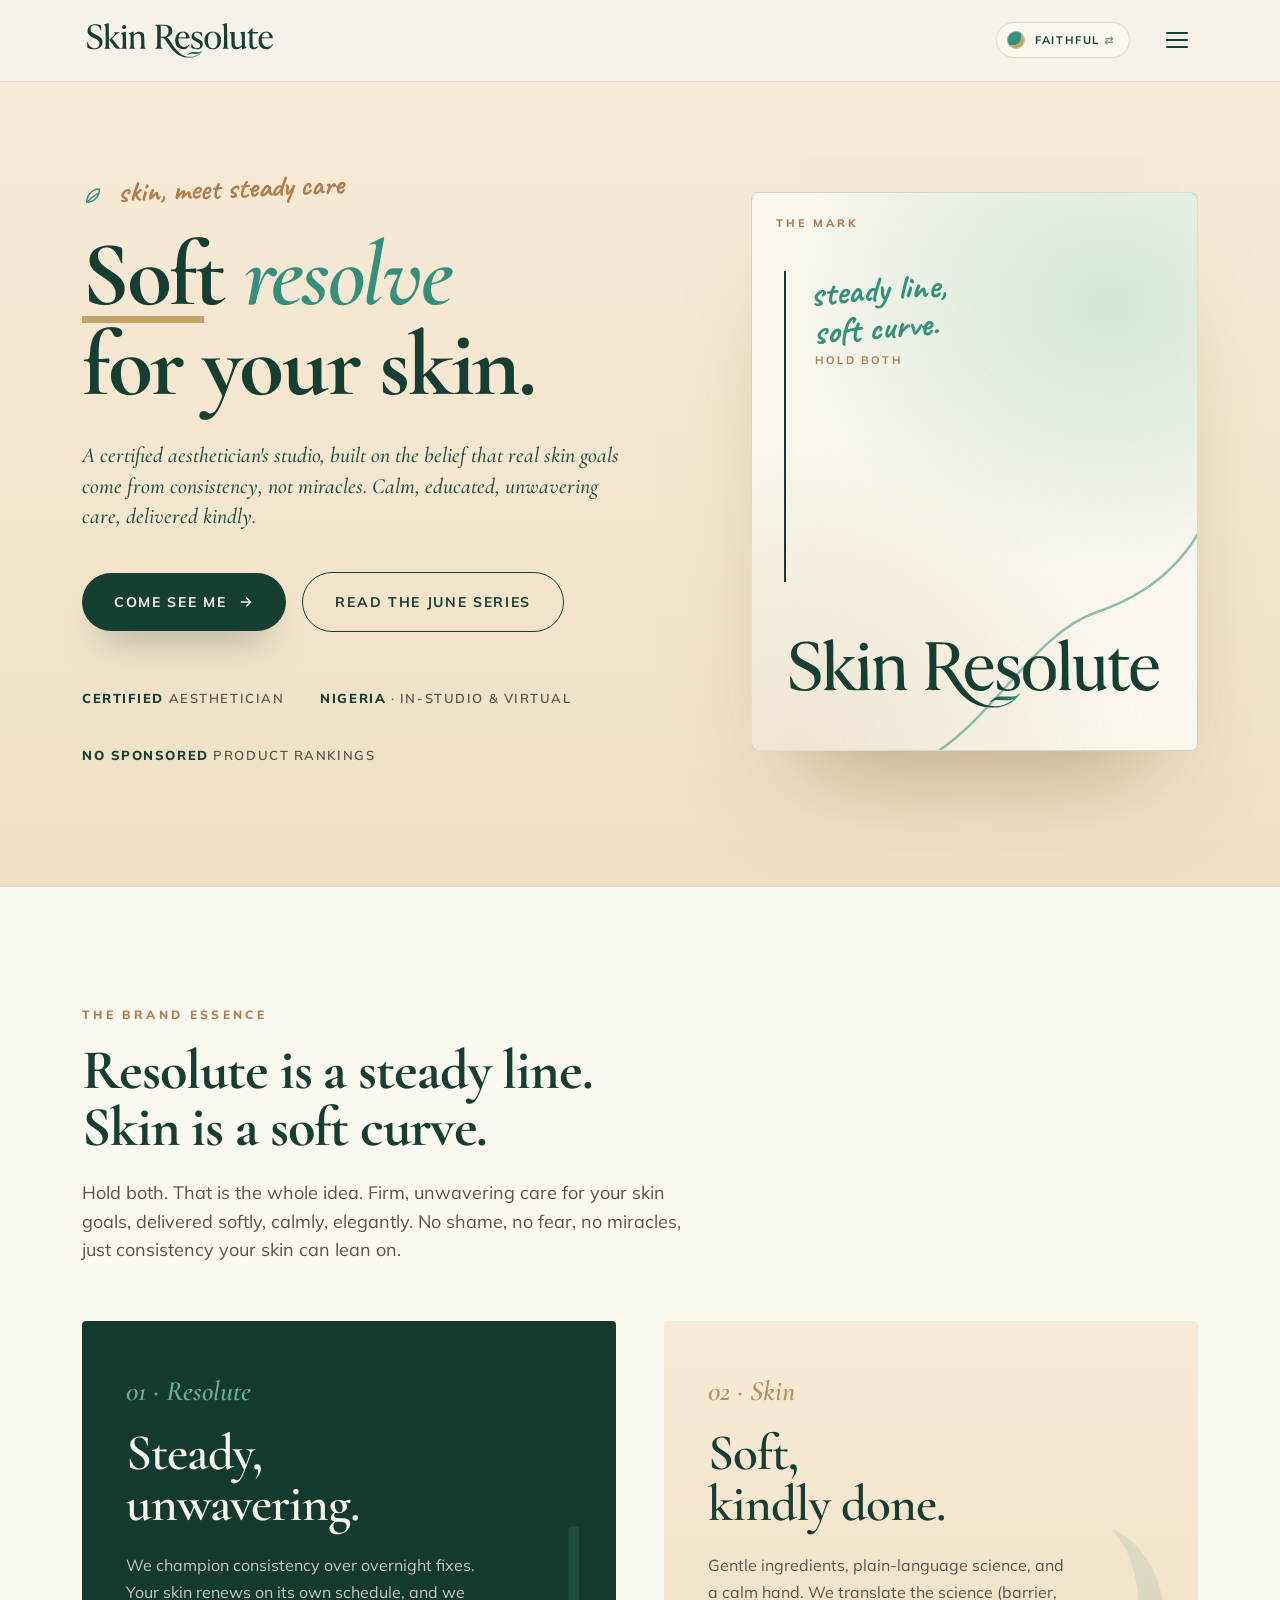
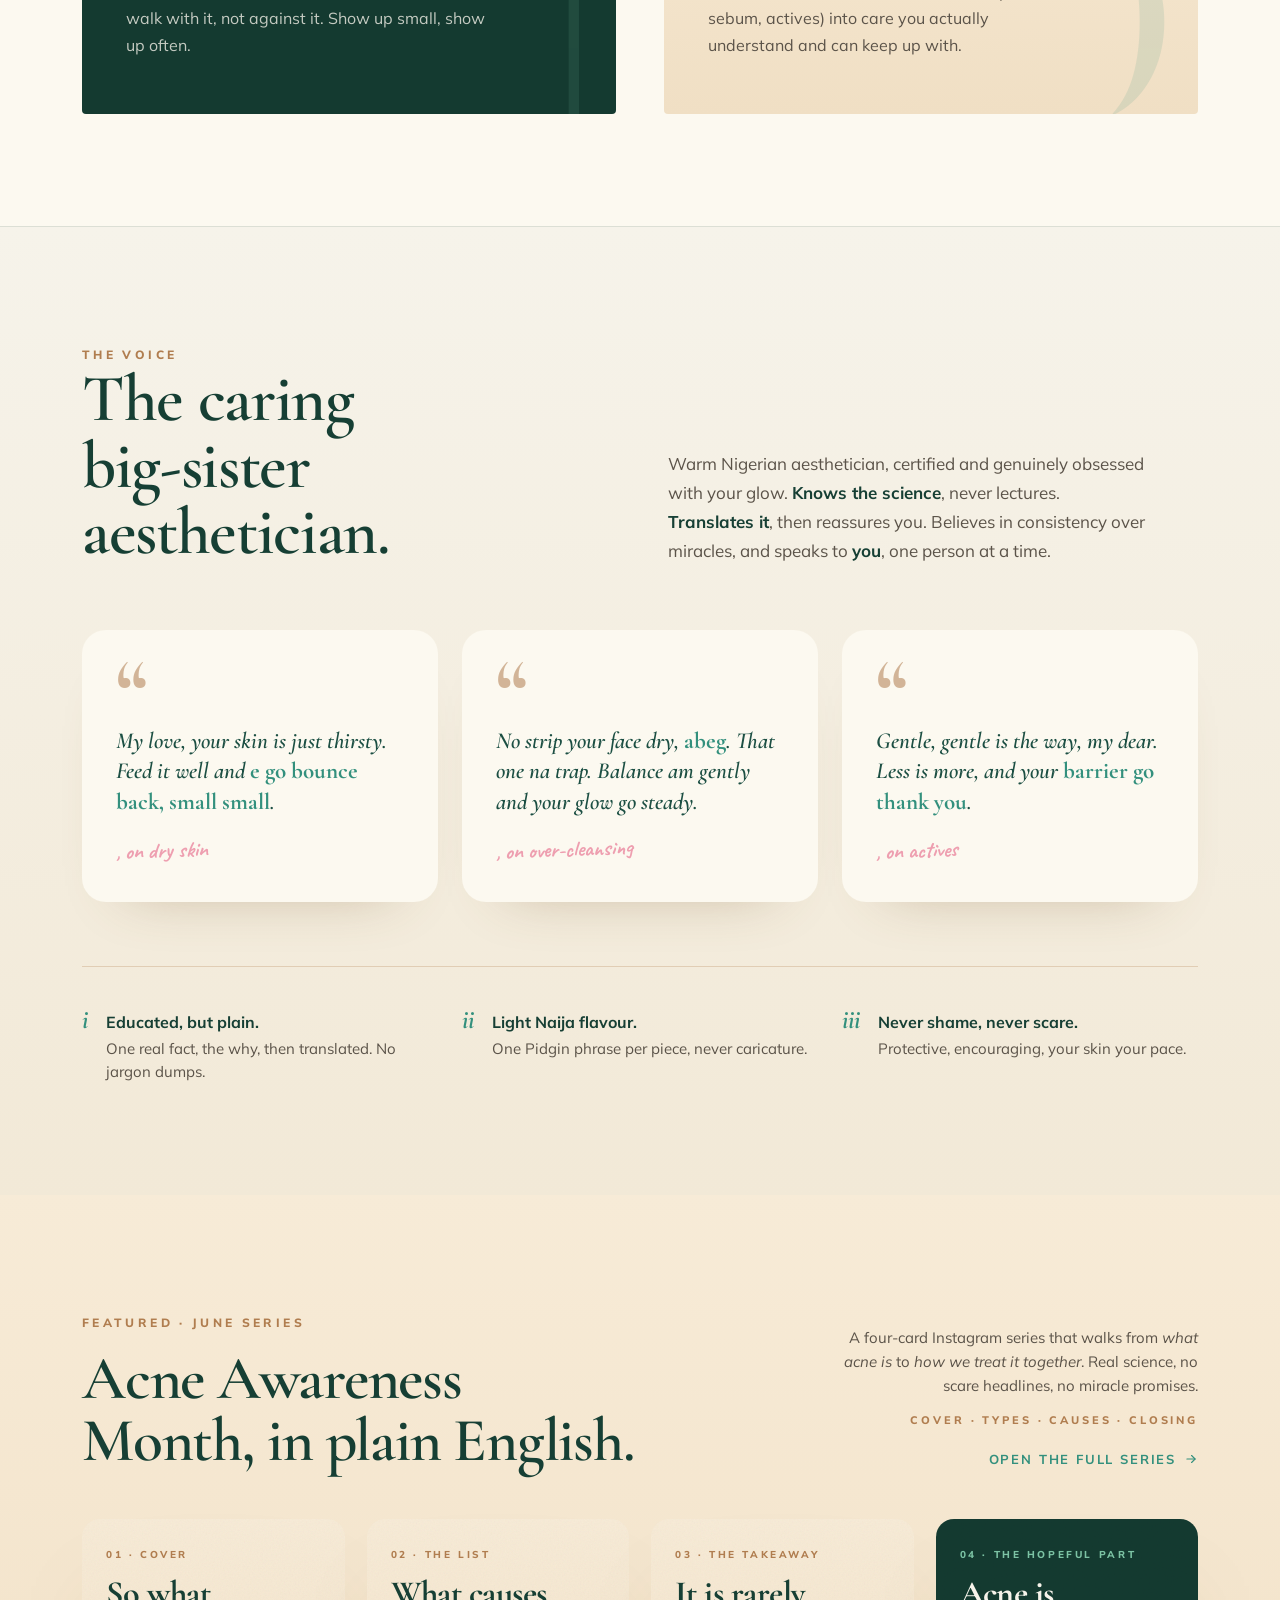
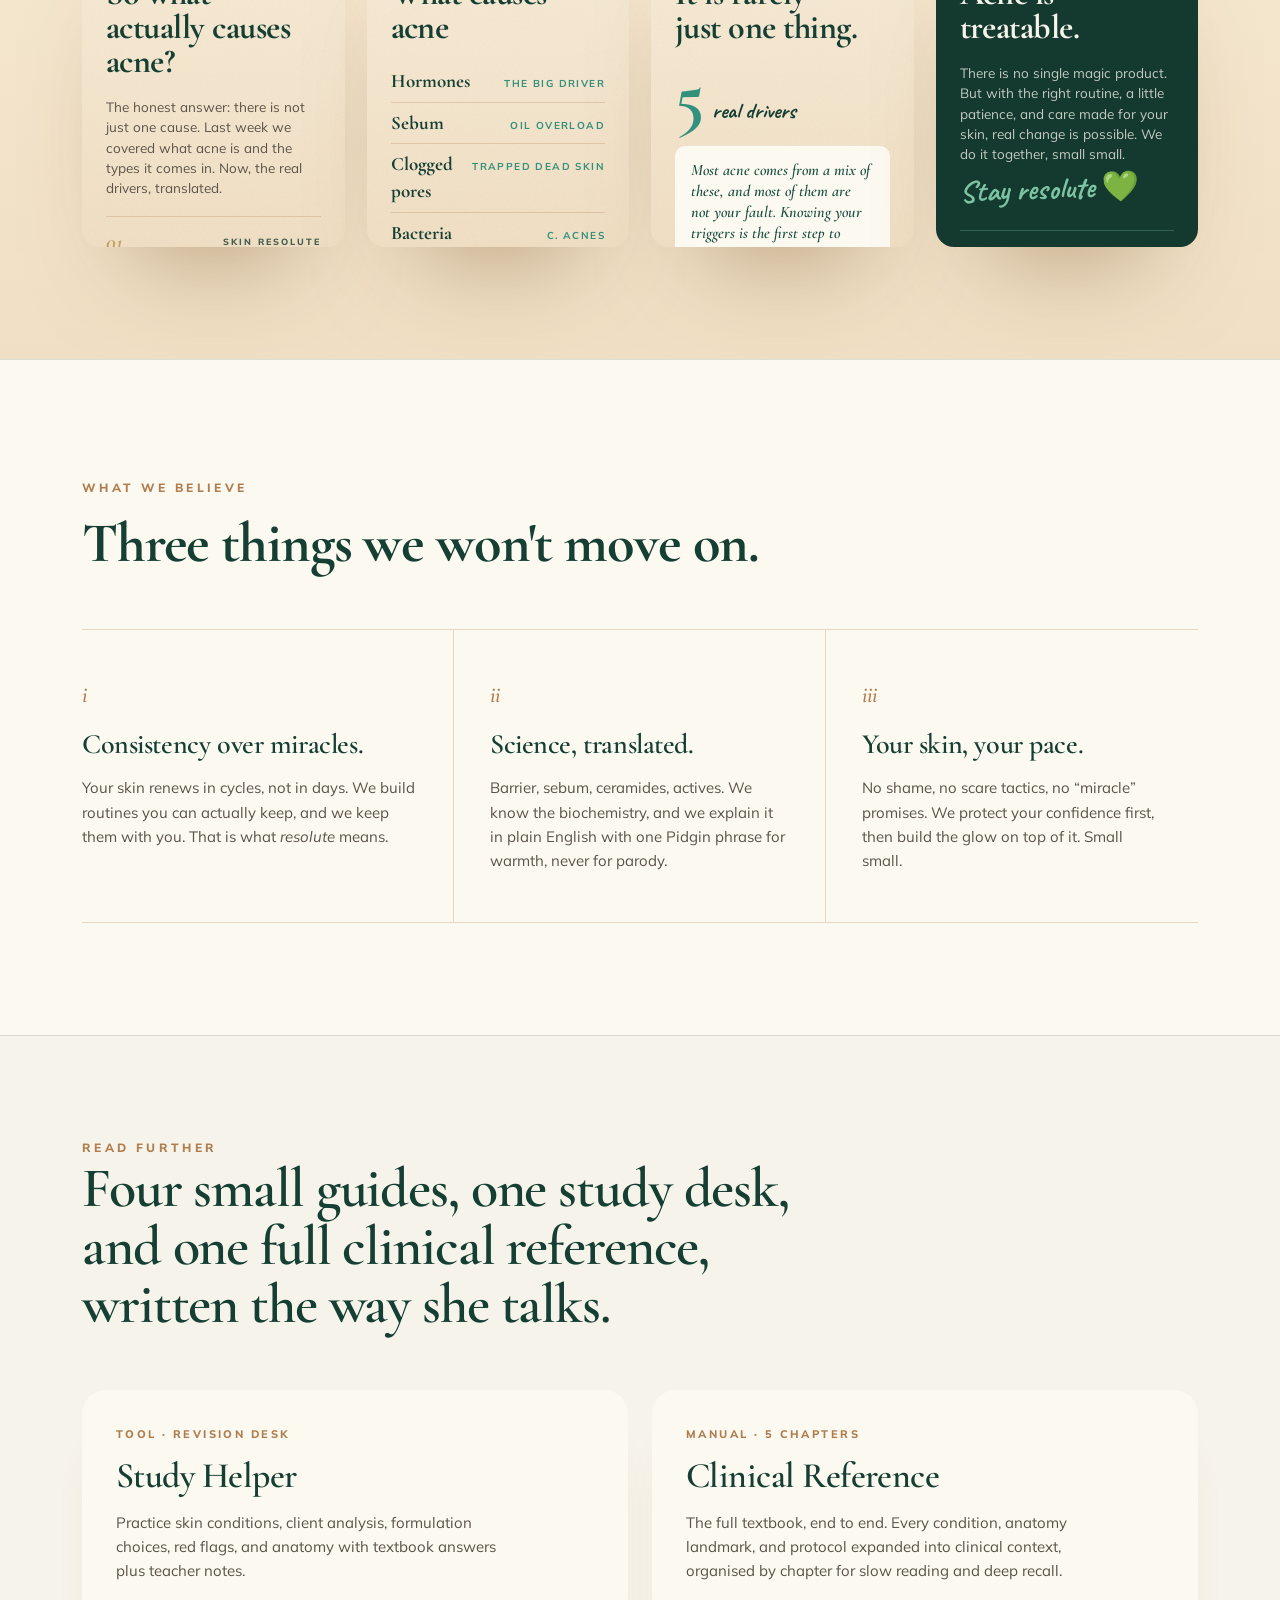
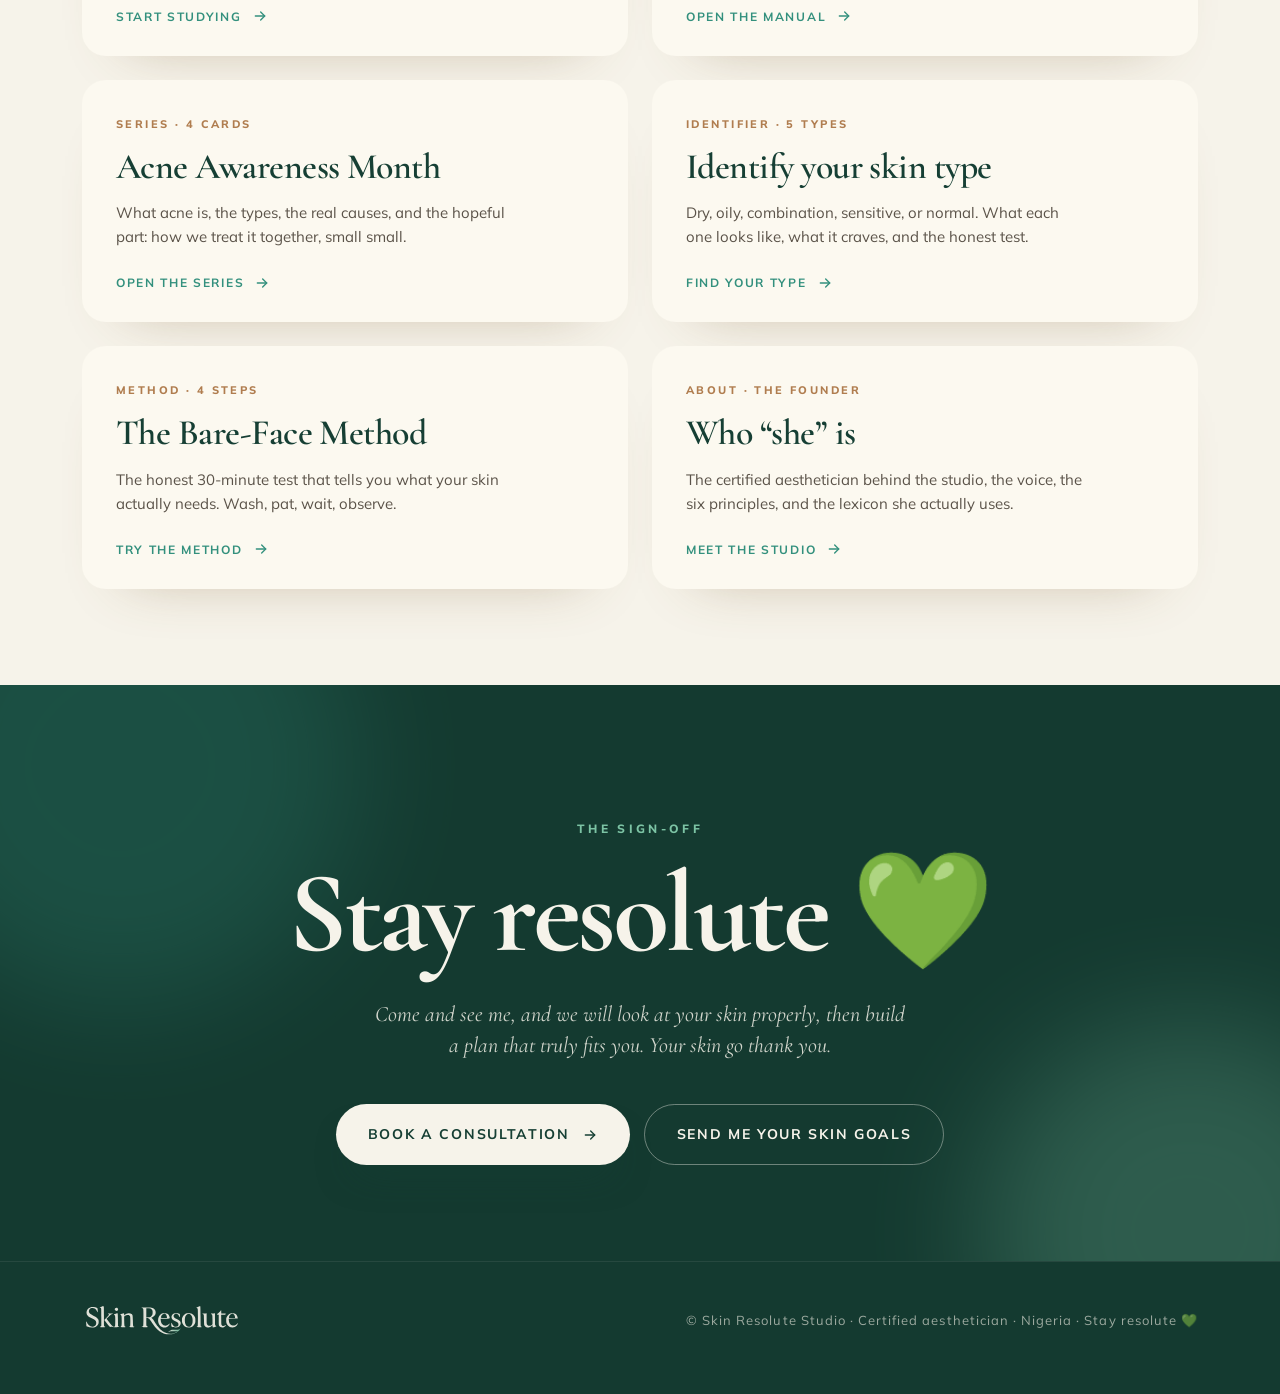
<file: index.html>
<!doctype html>
<html lang="en" data-mode="faithful">
<head>
<meta charset="utf-8" />
<meta name="viewport" content="width=device-width, initial-scale=1" />
<title>Skin Resolute — soft resolve for your skin</title>
<meta name="description" content="Skin Resolute is a certified aesthetician's studio: the honest, caring big-sister guide to your skin goals. Consistency over miracles, science translated plainly." />
<!-- No-flash mode restore — must run before paint -->
<script>(function(){try{var m=localStorage.getItem('sr:mode');if(m==='playful'||m==='faithful'){document.documentElement.setAttribute('data-mode',m);}}catch(e){}})();</script>
<link rel="preconnect" href="https://fonts.googleapis.com" />
<link rel="preconnect" href="https://fonts.gstatic.com" crossorigin />
<link href="https://fonts.googleapis.com/css2?family=Cormorant+Garamond:ital,wght@0,500;0,600;0,700;1,500;1,600&family=Mulish:wght@300;400;500;600;700;800&family=Caveat:wght@600;700&family=Quicksand:wght@400;500;600;700&display=swap" rel="stylesheet" />
<link rel="stylesheet" href="theme.css" />
<style>
  /* ============ INDEX — page-specific only ============ */
  .hero{
    padding: 96px 0 120px;
    background: var(--bg-grad);
    overflow: hidden;
  }
  .hero-grid{ display: grid; grid-template-columns: 1.15fr .85fr; gap: 64px; align-items: center; }

  .hero-kicker{
    display: inline-flex; align-items: center; gap: 14px;
    color: var(--accent-2);
    font-family: var(--font-hand); font-weight: 700; font-size: 30px;
    transform: rotate(-2deg); transform-origin: left center;
    margin-bottom: 22px; line-height: 1;
  }
  .hero-kicker .leaf{ display: inline-block; width: 22px; height: 22px; color: var(--accent); }
  .hero h1{
    font-size: clamp(54px, 7.2vw, 104px);
    line-height: .98; letter-spacing: -.025em; font-weight: 700;
  }
  .hero h1 .soft{ font-style: italic; font-weight: 600; color: var(--accent); }
  .hero h1 .line{ display: inline-block; position: relative; }
  .hero h1 .line::after{
    content:""; position: absolute; left: 0; right: 0; bottom: -.04em;
    height: .08em; background: var(--accent-3); transform: scaleX(.86); transform-origin: left;
  }
  .hero .lede{
    margin-top: 30px;
    font-family: var(--font-display); font-style: italic; font-weight: 500;
    font-size: clamp(20px, 1.7vw, 25px); line-height: 1.4;
    color: color-mix(in srgb, var(--fg) 80%, var(--accent));
    max-width: 540px;
  }
  .hero-cta-row{ display: flex; gap: 16px; align-items: center; margin-top: 40px; flex-wrap: wrap; }
  .hero-meta{ margin-top: 56px; display: flex; gap: 36px; align-items: baseline; flex-wrap: wrap; }
  .hero-meta .m{
    font-size: 13px; letter-spacing: .12em; text-transform: uppercase;
    color: var(--muted); font-weight: 600;
  }
  .hero-meta .m b{ color: var(--fg); font-weight: 800; }

  /* hero mark — composed typographic device */
  .hero-mark{
    position: relative; aspect-ratio: 4/5; border-radius: 8px;
    background:
      radial-gradient(120% 80% at 80% 20%, color-mix(in srgb, var(--mint) 30%, transparent), transparent 60%),
      radial-gradient(120% 90% at 10% 100%, color-mix(in srgb, var(--accent-3) 20%, transparent), transparent 65%),
      var(--surface);
    box-shadow: var(--shadow-card);
    overflow: hidden;
    border: 1px solid var(--line);
  }
  .hero-mark .grain-layer{
    position: absolute; inset: 0; opacity: .07; mix-blend-mode: multiply;
    background-image: url("data:image/svg+xml;utf8,<svg xmlns='http://www.w3.org/2000/svg' width='220' height='220'><filter id='n'><feTurbulence type='fractalNoise' baseFrequency='0.9' numOctaves='2' stitchTiles='stitch'/></filter><rect width='220' height='220' filter='url(%23n)'/></svg>");
    background-size: 320px 320px;
  }
  .hero-mark .corner-tag{
    position: absolute; top: 22px; left: 24px;
    font-family: var(--font-body-active); font-weight: 800;
    font-size: 11px; letter-spacing: .26em; text-transform: uppercase; color: var(--accent-2);
  }
  .hero-mark .wordmark{ position: absolute; left: 28px; right: 28px; bottom: 32px; }
  .hero-mark .wordmark svg{ width: 100%; height: auto; display: block; }
  .hero-mark .steady{
    position: absolute; left: 32px; top: 78px; bottom: 168px;
    width: 2px; background: var(--fg); transform-origin: top center;
  }
  .hero-mark .curve{
    position: absolute; right: -40px; top: 50%;
    width: 320px; height: 320px; color: var(--accent); opacity: .55;
  }
  .hero-mark .curve svg{ width: 100%; height: 100%; display: block; }
  .hero-mark .pin{
    position: absolute; top: 78px; left: 60px;
    font-family: var(--font-hand); font-weight: 700; font-size: 36px;
    color: var(--accent); transform: rotate(-4deg); line-height: 1.05; max-width: 220px;
  }
  .hero-mark .pin small{
    display: block;
    font-family: var(--font-body-active); font-weight: 700;
    font-size: 11px; letter-spacing: .2em; text-transform: uppercase;
    color: var(--accent-2); transform: rotate(4deg); margin-top: 8px;
  }

  /* Essence / Soft resolve */
  .resolve{ background: var(--surface); border-top: 1px solid var(--line); border-bottom: 1px solid var(--line); }
  .resolve-grid{ display: grid; grid-template-columns: 1fr 1fr; gap: 48px; margin-top: 56px; }
  .resolve-card{ padding: 48px 44px 56px; border-radius: 4px; position: relative; overflow: hidden; }
  .resolve-card.r-steady{ background: var(--dark); color: var(--bg); }
  .resolve-card.r-soft{ background: var(--bg-grad); color: var(--fg); }
  .resolve-card .num{
    font-family: var(--font-display); font-weight: 600; font-style: italic;
    font-size: 28px; opacity: .85;
  }
  .resolve-card.r-steady .num{ color: var(--mint); }
  .resolve-card.r-soft .num{ color: var(--accent-2); }
  .resolve-card h3{ margin-top: 14px; font-size: clamp(40px, 4vw, 56px); line-height: 1; letter-spacing: -.02em; }
  .resolve-card.r-steady h3{ color: var(--bg); }
  .resolve-card.r-soft h3{ color: var(--fg); }
  .resolve-card p{ margin-top: 22px; font-size: 16px; line-height: 1.65; max-width: 36ch; }
  .resolve-card.r-steady p{ color: color-mix(in srgb, var(--bg) 78%, transparent); }
  .resolve-card.r-soft p{ color: var(--muted); }
  .resolve-card .glyph{
    position: absolute; right: 24px; bottom: 18px;
    font-family: var(--font-display); font-weight: 700;
    font-size: 220px; line-height: .7; opacity: .12;
  }
  .resolve-card.r-steady .glyph{ color: var(--mint); }
  .resolve-card.r-soft .glyph{ color: var(--accent); }

  /* Voice */
  .voice{ background: linear-gradient(180deg, var(--bg) 0%, var(--surface-2) 100%); }
  .voice-head{ display: grid; grid-template-columns: 1fr 1fr; gap: 56px; align-items: end; margin-bottom: 64px; }
  .voice-head h2{ font-size: clamp(40px, 5.2vw, 72px); line-height: 1.0; letter-spacing: -.02em; }
  .voice-head .who{ font-size: 17px; line-height: 1.7; color: var(--muted); max-width: 480px; }
  .voice-head .who b{ color: var(--fg); font-weight: 700; }

  .voice-samples{ display: grid; grid-template-columns: repeat(3, 1fr); gap: 24px; }
  .vcard{
    background: var(--surface); border-radius: var(--radius-l);
    padding: 38px 34px 32px;
    box-shadow: var(--shadow-soft);
    position: relative;
    display: flex; flex-direction: column; gap: 18px;
    min-height: 230px;
  }
  .vcard .qmark{
    font-family: var(--font-display); font-weight: 700;
    font-size: 88px; line-height: .5; height: 40px;
    color: var(--accent-2); opacity: .55;
  }
  .vcard .quote{
    font-family: var(--font-display); font-style: italic; font-weight: 600;
    font-size: 23px; line-height: 1.32;
    color: color-mix(in srgb, var(--fg) 80%, var(--accent));
  }
  .vcard .pidgin{ color: var(--accent); font-style: normal; font-weight: 700; }
  .vcard .who-at{
    font-family: var(--font-hand); font-weight: 700; font-size: 22px;
    color: var(--rose); margin-top: auto;
    transform: rotate(-2deg); transform-origin: left center; display: inline-block;
  }

  .voice-principles{
    margin-top: 64px;
    display: grid; grid-template-columns: repeat(3, 1fr); gap: 24px;
    padding-top: 40px; border-top: 1px solid var(--line-warm);
  }
  .vp{ display: flex; gap: 18px; align-items: baseline; }
  .vp .n{
    font-family: var(--font-display); font-weight: 700; font-style: italic;
    font-size: 26px; color: var(--accent); line-height: 1; flex: none;
  }
  .vp .t{ font-size: 15px; line-height: 1.5; color: var(--muted); }
  .vp .t b{ color: var(--fg); font-weight: 700; display: block; margin-bottom: 4px; font-size: 16px; }

  /* Featured series */
  .series{ background: var(--bg-grad); }
  .series-head{ display: flex; justify-content: space-between; align-items: end; gap: 32px; margin-bottom: 48px; flex-wrap: wrap; }
  .series-head .left h2{ font-size: clamp(38px, 4.8vw, 64px); line-height: 1; letter-spacing: -.02em; margin-top: 14px; }
  .series-head .right{ max-width: 380px; text-align: right; }
  .series-head .right p{ font-size: 15px; line-height: 1.6; color: var(--muted); }
  .series-head .right .tag{
    display: inline-block; margin-top: 14px;
    font-family: var(--font-body-active); font-weight: 800;
    font-size: 11px; letter-spacing: .26em; text-transform: uppercase; color: var(--accent-2);
  }
  .series-head .right .cta-link{
    display: inline-flex; align-items: center; gap: 8px;
    margin-top: 18px;
    color: var(--accent); font-weight: 700; font-size: 13px;
    letter-spacing: .14em; text-transform: uppercase;
  }
  .series-head .right .cta-link svg{ width: 14px; height: 14px; }

  .series-rail{ display: grid; grid-template-columns: repeat(4, 1fr); gap: 22px; }
  .pcard{
    aspect-ratio: 4/5;
    border-radius: var(--radius-card); overflow: hidden; position: relative;
    box-shadow: var(--shadow-card);
    background: var(--bg-grad);
    display: flex; flex-direction: column;
    padding: 28px 24px 24px;
    transition: transform .25s ease, box-shadow .25s ease;
  }
  .pcard:hover{ transform: translateY(-4px); }
  .pcard .grain-layer{
    position: absolute; inset: 0; opacity: .06; mix-blend-mode: multiply;
    background-image: url("data:image/svg+xml;utf8,<svg xmlns='http://www.w3.org/2000/svg' width='220' height='220'><filter id='n'><feTurbulence type='fractalNoise' baseFrequency='0.8' numOctaves='2' stitchTiles='stitch'/></filter><rect width='220' height='220' filter='url(%23n)'/></svg>");
    background-size: 280px 280px; pointer-events: none;
  }
  .pcard .p-eyebrow{
    font-family: var(--font-body-active); font-weight: 800;
    font-size: 10px; letter-spacing: .26em; text-transform: uppercase; color: var(--accent-2);
    position: relative;
  }
  .pcard .p-title{
    font-family: var(--font-display); font-weight: 700;
    font-size: 34px; line-height: 1.0; color: var(--fg);
    margin-top: 14px; letter-spacing: -.015em; position: relative;
  }
  .pcard .p-body{
    font-family: var(--font-body-active); font-weight: 400;
    font-size: 13.5px; line-height: 1.5; color: var(--muted);
    margin-top: 18px; position: relative; flex: 1;
  }
  .pcard .p-list{ list-style: none; padding: 0; margin: 16px 0 0; position: relative; }
  .pcard .p-list li{
    font-family: var(--font-display); font-weight: 700;
    font-size: 19px; line-height: 1.4; color: var(--fg);
    padding: 7px 0; border-bottom: 1px solid var(--line-warm);
    display: flex; justify-content: space-between; align-items: baseline; gap: 8px;
  }
  .pcard .p-list li:last-child{ border-bottom: 0; }
  .pcard .p-list li small{
    font-family: var(--font-body-active); font-weight: 700;
    font-size: 10px; letter-spacing: .14em; text-transform: uppercase;
    color: var(--accent); white-space: nowrap;
  }
  .pcard .p-foot{
    margin-top: 18px; padding-top: 14px; border-top: 1px solid var(--line-warm);
    display: flex; justify-content: space-between; align-items: center;
    position: relative; gap: 8px;
  }
  .pcard .p-foot .num{
    font-family: var(--font-display); font-weight: 700; font-style: italic;
    font-size: 22px; color: var(--accent-3); line-height: 1;
  }
  .pcard .p-foot .brand-mini{
    font-family: var(--font-body-active); font-weight: 800;
    font-size: 9px; letter-spacing: .22em; text-transform: uppercase;
    color: var(--fg); opacity: .8;
  }
  .pcard.p-stat .p-stat-row{ display: flex; align-items: baseline; gap: 10px; margin-top: 18px; position: relative; }
  .pcard.p-stat .p-big{
    font-family: var(--font-display); font-weight: 700;
    font-size: 72px; line-height: .9; color: var(--accent); letter-spacing: -.03em;
  }
  .pcard.p-stat .p-unit{
    font-family: var(--font-hand); font-weight: 700; font-size: 22px;
    color: var(--fg); line-height: 1;
  }
  .pcard.p-stat .p-quote{
    margin-top: 18px; background: var(--surface); border-radius: 10px; padding: 14px 16px;
    font-family: var(--font-display); font-style: italic; font-weight: 600;
    font-size: 16px; line-height: 1.32;
    color: color-mix(in srgb, var(--fg) 80%, var(--accent));
    position: relative;
  }
  .pcard.p-close{ background: var(--dark); color: var(--bg); }
  .pcard.p-close .p-eyebrow{ color: var(--mint); }
  .pcard.p-close .p-title{ color: var(--bg); }
  .pcard.p-close .p-body{ color: color-mix(in srgb, var(--bg) 78%, transparent); }
  .pcard.p-close .p-hand{
    margin-top: auto; font-family: var(--font-hand); font-weight: 700;
    font-size: 30px; color: var(--mint);
    transform: rotate(-2deg); display: inline-block;
  }
  .pcard.p-close .p-foot{ border-top-color: color-mix(in srgb, var(--mint) 30%, transparent); }
  .pcard.p-close .p-foot .brand-mini{ color: var(--bg); opacity: .9; }
  .pcard.p-close .p-foot .num{ color: var(--mint); }

  .series-cta{
    margin-top: 48px;
    display: flex; justify-content: space-between; align-items: center; gap: 24px; flex-wrap: wrap;
  }
  .series-cta p{
    font-family: var(--font-display); font-style: italic; font-size: 19px;
    color: color-mix(in srgb, var(--fg) 80%, var(--accent));
    max-width: 540px;
  }

  /* Beliefs */
  .beliefs{ background: var(--surface); border-top: 1px solid var(--line); }
  .beliefs-grid{
    display: grid; grid-template-columns: repeat(3, 1fr); gap: 0;
    margin-top: 48px; border-top: 1px solid var(--line-warm);
  }
  .belief{ padding: 48px 36px 48px 0; border-bottom: 1px solid var(--line-warm); position: relative; }
  .belief:not(:last-child){ border-right: 1px solid var(--line-warm); padding-right: 36px; }
  .belief:not(:first-child){ padding-left: 36px; }
  .belief .bn{
    font-family: var(--font-display); font-weight: 600; font-style: italic;
    font-size: 22px; color: var(--accent-2);
  }
  .belief h3{ margin-top: 16px; font-size: 28px; line-height: 1.12; letter-spacing: -.015em; }
  .belief p{ margin-top: 16px; font-size: 15px; line-height: 1.62; color: var(--muted); }

  /* Series detail links — the multi-page nav CTA at the bottom */
  .detail-links{
    background: var(--bg);
    border-top: 1px solid var(--line);
    padding: 96px 0;
  }
  .detail-links h2{
    font-size: clamp(36px, 4.4vw, 56px);
    line-height: 1.04; letter-spacing: -.02em;
    max-width: 720px;
  }
  .detail-grid{
    display: grid; grid-template-columns: repeat(2, 1fr);
    gap: 24px; margin-top: 56px;
  }
  .dlink{
    display: flex; flex-direction: column;
    padding: 36px 34px 30px;
    background: var(--surface);
    border-radius: var(--radius-l);
    box-shadow: var(--shadow-soft);
    position: relative;
    transition: transform .2s, box-shadow .2s;
  }
  .dlink:hover{ transform: translateY(-3px); box-shadow: var(--shadow-card); }
  .dlink .d-eyebrow{
    font-family: var(--font-body-active); font-weight: 800;
    font-size: 11px; letter-spacing: .22em; text-transform: uppercase;
    color: var(--accent-2);
  }
  .dlink h3{
    margin-top: 14px;
    font-size: clamp(28px, 2.8vw, 38px);
    line-height: 1.05; letter-spacing: -.015em;
  }
  .dlink p{
    margin-top: 16px;
    font-size: 15px; line-height: 1.6;
    color: var(--muted); max-width: 44ch;
  }
  .dlink .arrow{
    margin-top: auto; padding-top: 24px;
    display: flex; align-items: center; gap: 10px;
    color: var(--accent); font-weight: 700;
    font-size: 12px; letter-spacing: .14em; text-transform: uppercase;
  }
  .dlink .arrow svg{ width: 16px; height: 16px; transition: transform .2s; }
  .dlink:hover .arrow svg{ transform: translateX(4px); }

  @media (max-width: 980px){
    .hero-grid{ grid-template-columns: 1fr; gap: 48px; }
    .hero-mark{ max-width: 480px; }
    .voice-head{ grid-template-columns: 1fr; gap: 28px; }
    .voice-samples{ grid-template-columns: 1fr; }
    .voice-principles{ grid-template-columns: 1fr; gap: 18px; }
    .series-rail{ grid-template-columns: repeat(2, 1fr); }
    .beliefs-grid{ grid-template-columns: 1fr; }
    .belief:not(:last-child){ border-right: 0; border-bottom: 1px solid var(--line-warm); padding-right: 0; }
    .belief:not(:first-child){ padding-left: 0; }
    .resolve-grid{ grid-template-columns: 1fr; gap: 24px; }
    .detail-grid{ grid-template-columns: 1fr; }
  }
  @media (max-width: 620px){
    .hero{ padding: 64px 0 80px; }
    .hero-meta{ gap: 18px; }
    .series-rail{ grid-template-columns: 1fr; }
  }
</style>
</head>
<body>

<header class="top" data-od-id="top-bar">
  <div class="top-row">
    <a href="index.html" class="brand" id="nav-brand" aria-label="Skin Resolute — home"></a>
    <nav class="links" aria-label="Primary">
      <a href="acne-awareness.html">Acne Series</a>
      <a href="skin-types.html">Skin Types</a>
      <a href="bare-face-method.html">Bare-Face</a>
      <a href="study-helper.html">Study Desk</a>
      <a href="reference.html">Reference</a>
      <a href="voice.html">Voice</a>
      <a href="uv-index.html">UV Index</a>
      <button type="button" class="mode-toggle" data-od-id="mode-toggle" aria-label="Reading in Faithful mode. Tap to switch.">
        <span class="swatch" aria-hidden="true"></span>
        <span class="label"></span>
      </button>
      <button type="button" class="nav-toggle" aria-label="Toggle menu" aria-expanded="false">
        <span class="bar" aria-hidden="true"></span>
      </button>
    </nav>
  </div>
</header>

<main>

  <!-- ============ HERO ============ -->
  <section class="hero" data-od-id="hero">
    <div class="wrap">
      <div class="hero-grid">
        <div>
          <div class="hero-kicker">
            <span class="leaf" aria-hidden="true">
              <svg viewBox="0 0 24 24" fill="none" stroke="currentColor" stroke-width="1.6" stroke-linecap="round" stroke-linejoin="round">
                <path d="M5 19c0-8 6-14 14-14 0 8-6 14-14 14Z"/>
                <path d="M5 19c4-4 8-7 12-9"/>
              </svg>
            </span>
            skin, meet steady care
          </div>
          <h1>
            <span class="line">Soft</span>
            <span class="soft">resolve</span><br/>
            for your skin.
          </h1>
          <p class="lede">
            A certified aesthetician's studio, built on the belief that real skin
            goals come from consistency, not miracles. Calm, educated, unwavering
            care, delivered kindly.
          </p>
          <div class="hero-cta-row">
            <a href="#book" class="btn btn-primary" data-od-id="hero-cta-primary">
              Come see me
              <svg viewBox="0 0 24 24" fill="none" stroke="currentColor" stroke-width="2" stroke-linecap="round" stroke-linejoin="round"><path d="M5 12h14"/><path d="M13 6l6 6-6 6"/></svg>
            </a>
            <a href="acne-awareness.html" class="btn btn-ghost">Read the June series</a>
          </div>
          <div class="hero-meta">
            <span class="m"><b>Certified</b> aesthetician</span>
            <span class="m"><b>Nigeria</b> · in-studio &amp; virtual</span>
            <span class="m"><b>No sponsored</b> product rankings</span>
          </div>
        </div>

        <div class="hero-mark" data-od-id="hero-mark">
          <div class="grain-layer" aria-hidden="true"></div>
          <span class="corner-tag">The Mark</span>
          <div class="steady" aria-hidden="true"></div>
          <div class="curve" aria-hidden="true">
            <svg viewBox="0 0 320 320" fill="none">
              <path d="M20 280 C 80 240, 120 160, 180 140 S 280 80, 300 20"
                    stroke="currentColor" stroke-width="2.5" stroke-linecap="round"/>
              <circle cx="300" cy="20" r="6" fill="currentColor"/>
            </svg>
          </div>
          <div class="pin">
            steady line,<br/>soft curve.
            <small>hold both</small>
          </div>
          <div class="wordmark" id="hero-wordmark"></div>
        </div>
      </div>
    </div>
  </section>

  <!-- ============ ESSENCE ============ -->
  <section class="resolve" id="essence" data-od-id="essence">
    <div class="wrap">
      <div class="sec-head">
        <span class="eyebrow">The brand essence</span>
        <h2>Resolute is a steady line.<br/>Skin is a soft curve.</h2>
        <p class="lede">
          Hold both. That is the whole idea. Firm, unwavering care for your skin
          goals, delivered softly, calmly, elegantly. No shame, no fear, no
          miracles, just consistency your skin can lean on.
        </p>
      </div>

      <div class="resolve-grid">
        <div class="resolve-card r-steady" data-od-id="essence-resolute">
          <span class="num">01 · Resolute</span>
          <h3>Steady,<br/>unwavering.</h3>
          <p>
            We champion consistency over overnight fixes. Your skin renews on its
            own schedule, and we walk with it, not against it. Show up small,
            show up often.
          </p>
          <span class="glyph" aria-hidden="true">|</span>
        </div>
        <div class="resolve-card r-soft" data-od-id="essence-soft">
          <span class="num">02 · Skin</span>
          <h3>Soft,<br/>kindly done.</h3>
          <p>
            Gentle ingredients, plain-language science, and a calm hand. We
            translate the science (barrier, sebum, actives) into care you
            actually understand and can keep up with.
          </p>
          <span class="glyph" aria-hidden="true">)</span>
        </div>
      </div>
    </div>
  </section>

  <!-- ============ VOICE ============ -->
  <section class="voice" id="voice" data-od-id="voice">
    <div class="wrap">
      <div class="voice-head">
        <div>
          <span class="eyebrow">The voice</span>
          <h2>The caring<br/>big-sister<br/>aesthetician.</h2>
        </div>
        <p class="who">
          Warm Nigerian aesthetician, certified and genuinely obsessed with your
          glow. <b>Knows the science</b>, never lectures. <b>Translates it</b>,
          then reassures you. Believes in consistency over miracles, and speaks
          to <b>you</b>, one person at a time.
        </p>
      </div>

      <div class="voice-samples">
        <article class="vcard" data-od-id="voice-sample-1">
          <div class="qmark" aria-hidden="true">&ldquo;</div>
          <p class="quote">
            My love, your skin is just thirsty. Feed it well and
            <span class="pidgin">e go bounce back, small small</span>.
          </p>
          <span class="who-at">, on dry skin</span>
        </article>

        <article class="vcard" data-od-id="voice-sample-2">
          <div class="qmark" aria-hidden="true">&ldquo;</div>
          <p class="quote">
            No strip your face dry, <span class="pidgin">abeg</span>. That one na
            trap. Balance am gently and your glow go steady.
          </p>
          <span class="who-at">, on over-cleansing</span>
        </article>

        <article class="vcard" data-od-id="voice-sample-3">
          <div class="qmark" aria-hidden="true">&ldquo;</div>
          <p class="quote">
            Gentle, gentle is the way, my dear. Less is more, and your
            <span class="pidgin">barrier go thank you</span>.
          </p>
          <span class="who-at">, on actives</span>
        </article>
      </div>

      <div class="voice-principles">
        <div class="vp">
          <span class="n">i</span>
          <span class="t"><b>Educated, but plain.</b>One real fact, the why, then translated. No jargon dumps.</span>
        </div>
        <div class="vp">
          <span class="n">ii</span>
          <span class="t"><b>Light Naija flavour.</b>One Pidgin phrase per piece, never caricature.</span>
        </div>
        <div class="vp">
          <span class="n">iii</span>
          <span class="t"><b>Never shame, never scare.</b>Protective, encouraging, your skin your pace.</span>
        </div>
      </div>
    </div>
  </section>

  <!-- ============ FEATURED SERIES ============ -->
  <section class="series" id="series" data-od-id="series">
    <div class="wrap">
      <div class="series-head">
        <div class="left">
          <span class="eyebrow">Featured · June series</span>
          <h2>Acne Awareness<br/>Month, in plain English.</h2>
        </div>
        <div class="right">
          <p>
            A four-card Instagram series that walks from <i>what acne is</i> to
            <i>how we treat it together</i>. Real science, no scare headlines,
            no miracle promises.
          </p>
          <span class="tag">Cover · Types · Causes · Closing</span>
          <a href="acne-awareness.html" class="cta-link">
            Open the full series
            <svg viewBox="0 0 24 24" fill="none" stroke="currentColor" stroke-width="2" stroke-linecap="round" stroke-linejoin="round"><path d="M5 12h14"/><path d="M13 6l6 6-6 6"/></svg>
          </a>
        </div>
      </div>

      <div class="series-rail">

        <article class="pcard" data-od-id="series-card-cover">
          <div class="grain-layer" aria-hidden="true"></div>
          <span class="p-eyebrow">01 · Cover</span>
          <h3 class="p-title">So what<br/>actually causes<br/>acne?</h3>
          <p class="p-body">
            The honest answer: there is not just one cause. Last week we covered
            what acne is and the types it comes in. Now, the real drivers,
            translated.
          </p>
          <div class="p-foot">
            <span class="num">01</span>
            <span class="brand-mini">Skin Resolute</span>
          </div>
        </article>

        <article class="pcard" data-od-id="series-card-types">
          <div class="grain-layer" aria-hidden="true"></div>
          <span class="p-eyebrow">02 · The list</span>
          <h3 class="p-title">What causes<br/>acne</h3>
          <ul class="p-list">
            <li>Hormones <small>The big driver</small></li>
            <li>Sebum <small>Oil overload</small></li>
            <li>Clogged pores <small>Trapped dead skin</small></li>
            <li>Bacteria <small>C. acnes</small></li>
            <li>Genes <small>Your baseline</small></li>
          </ul>
          <div class="p-foot">
            <span class="num">02</span>
            <span class="brand-mini">Skin Resolute</span>
          </div>
        </article>

        <article class="pcard p-stat" data-od-id="series-card-stat">
          <div class="grain-layer" aria-hidden="true"></div>
          <span class="p-eyebrow">03 · The takeaway</span>
          <h3 class="p-title">It is rarely<br/>just one thing.</h3>
          <div class="p-stat-row">
            <span class="p-big">5</span>
            <span class="p-unit">real drivers</span>
          </div>
          <p class="p-quote">
            Most acne comes from a mix of these, and most of them are not your
            fault. Knowing your triggers is the first step to calming them.
          </p>
          <div class="p-foot">
            <span class="num">03</span>
            <span class="brand-mini">Skin Resolute</span>
          </div>
        </article>

        <article class="pcard p-close" data-od-id="series-card-close">
          <div class="grain-layer" aria-hidden="true"></div>
          <span class="p-eyebrow">04 · The hopeful part</span>
          <h3 class="p-title">Acne is<br/>treatable.</h3>
          <p class="p-body">
            There is no single magic product. But with the right routine, a
            little patience, and care made for your skin, real change is
            possible. We do it together, small small.
          </p>
          <span class="p-hand">Stay resolute 💚</span>
          <div class="p-foot">
            <span class="num">04</span>
            <span class="brand-mini">Skin Resolute</span>
          </div>
        </article>

      </div>
    </div>
  </section>

  <!-- ============ BELIEFS ============ -->
  <section class="beliefs" id="beliefs" data-od-id="beliefs">
    <div class="wrap">
      <div class="sec-head">
        <span class="eyebrow">What we believe</span>
        <h2>Three things we won't move on.</h2>
      </div>

      <div class="beliefs-grid">
        <article class="belief" data-od-id="belief-consistency">
          <span class="bn">i</span>
          <h3>Consistency over miracles.</h3>
          <p>
            Your skin renews in cycles, not in days. We build routines you can
            actually keep, and we keep them with you. That is what
            <i>resolute</i> means.
          </p>
        </article>
        <article class="belief" data-od-id="belief-science">
          <span class="bn">ii</span>
          <h3>Science, translated.</h3>
          <p>
            Barrier, sebum, ceramides, actives. We know the biochemistry, and we
            explain it in plain English with one Pidgin phrase for warmth, never
            for parody.
          </p>
        </article>
        <article class="belief" data-od-id="belief-pace">
          <span class="bn">iii</span>
          <h3>Your skin, your pace.</h3>
          <p>
            No shame, no scare tactics, no &ldquo;miracle&rdquo; promises. We
            protect your confidence first, then build the glow on top of it.
            Small small.
          </p>
        </article>
      </div>
    </div>
  </section>

  <!-- ============ DETAILS PAGES INDEX ============ -->
  <section class="detail-links" data-od-id="detail-links">
    <div class="wrap">
      <span class="eyebrow">Read further</span>
      <h2>Four small guides, one study desk, and one full clinical reference, written the way she talks.</h2>

      <div class="detail-grid">
        <a class="dlink" href="study-helper.html" data-od-id="link-study-helper">
          <span class="d-eyebrow">Tool · revision desk</span>
          <h3>Study Helper</h3>
          <p>Practice skin conditions, client analysis, formulation choices, red flags, and anatomy with textbook answers plus teacher notes.</p>
          <span class="arrow">Start studying <svg viewBox="0 0 24 24" fill="none" stroke="currentColor" stroke-width="2" stroke-linecap="round" stroke-linejoin="round"><path d="M5 12h14"/><path d="M13 6l6 6-6 6"/></svg></span>
        </a>
        <a class="dlink" href="reference.html" data-od-id="link-reference">
          <span class="d-eyebrow">Manual · 5 chapters</span>
          <h3>Clinical Reference</h3>
          <p>The full textbook, end to end. Every condition, anatomy landmark, and protocol expanded into clinical context, organised by chapter for slow reading and deep recall.</p>
          <span class="arrow">Open the manual <svg viewBox="0 0 24 24" fill="none" stroke="currentColor" stroke-width="2" stroke-linecap="round" stroke-linejoin="round"><path d="M5 12h14"/><path d="M13 6l6 6-6 6"/></svg></span>
        </a>
        <a class="dlink" href="acne-awareness.html" data-od-id="link-acne">
          <span class="d-eyebrow">Series · 4 cards</span>
          <h3>Acne Awareness Month</h3>
          <p>What acne is, the types, the real causes, and the hopeful part: how we treat it together, small small.</p>
          <span class="arrow">Open the series <svg viewBox="0 0 24 24" fill="none" stroke="currentColor" stroke-width="2" stroke-linecap="round" stroke-linejoin="round"><path d="M5 12h14"/><path d="M13 6l6 6-6 6"/></svg></span>
        </a>
        <a class="dlink" href="skin-types.html" data-od-id="link-types">
          <span class="d-eyebrow">Identifier · 5 types</span>
          <h3>Identify your skin type</h3>
          <p>Dry, oily, combination, sensitive, or normal. What each one looks like, what it craves, and the honest test.</p>
          <span class="arrow">Find your type <svg viewBox="0 0 24 24" fill="none" stroke="currentColor" stroke-width="2" stroke-linecap="round" stroke-linejoin="round"><path d="M5 12h14"/><path d="M13 6l6 6-6 6"/></svg></span>
        </a>
        <a class="dlink" href="bare-face-method.html" data-od-id="link-bareface">
          <span class="d-eyebrow">Method · 4 steps</span>
          <h3>The Bare-Face Method</h3>
          <p>The honest 30-minute test that tells you what your skin actually needs. Wash, pat, wait, observe.</p>
          <span class="arrow">Try the method <svg viewBox="0 0 24 24" fill="none" stroke="currentColor" stroke-width="2" stroke-linecap="round" stroke-linejoin="round"><path d="M5 12h14"/><path d="M13 6l6 6-6 6"/></svg></span>
        </a>
        <a class="dlink" href="voice.html" data-od-id="link-voice">
          <span class="d-eyebrow">About · the founder</span>
          <h3>Who &ldquo;she&rdquo; is</h3>
          <p>The certified aesthetician behind the studio, the voice, the six principles, and the lexicon she actually uses.</p>
          <span class="arrow">Meet the studio <svg viewBox="0 0 24 24" fill="none" stroke="currentColor" stroke-width="2" stroke-linecap="round" stroke-linejoin="round"><path d="M5 12h14"/><path d="M13 6l6 6-6 6"/></svg></span>
        </a>
      </div>
    </div>
  </section>

  <!-- ============ SIGN-OFF ============ -->
  <section class="signoff" id="book" data-od-id="signoff">
    <div class="wrap signoff-inner">
      <span class="eyebrow">The sign-off</span>
      <h2>Stay resolute 💚</h2>
      <p class="lede">
        Come and see me, and we will look at your skin properly, then build a
        plan that truly fits you. Your skin go thank you.
      </p>

      <div class="signoff-cta">
        <a href="#" class="btn btn-primary" data-od-id="signoff-cta-book">
          Book a consultation
          <svg viewBox="0 0 24 24" fill="none" stroke="currentColor" stroke-width="2" stroke-linecap="round" stroke-linejoin="round"><path d="M5 12h14"/><path d="M13 6l6 6-6 6"/></svg>
        </a>
        <a href="#" class="btn btn-ghost">Send me your skin goals</a>
      </div>
    </div>
  </section>

</main>

<footer class="foot" data-od-id="footer">
  <div class="wrap foot-row">
    <span class="brand" id="foot-brand" aria-label="Skin Resolute"></span>
    <span class="copy">© Skin Resolute Studio · Certified aesthetician · Nigeria · Stay resolute 💚</span>
  </div>
</footer>

<script src="logo.js"></script>
<script src="theme.js"></script>
<script>
  (function(){
    if (!window.SkinResoluteLogo) return;
    var nav  = document.getElementById('nav-brand');
    var hero = document.getElementById('hero-wordmark');
    var foot = document.getElementById('foot-brand');
    if (nav)  nav.innerHTML  = window.SkinResoluteLogo({ variant: 'primary', id: 'lg_nav' });
    if (hero) hero.innerHTML = window.SkinResoluteLogo({ variant: 'primary', id: 'lg_hero' });
    if (foot) foot.innerHTML = window.SkinResoluteLogo({ variant: 'cream',   id: 'lg_foot' });
  })();
</script>

</body>
</html>
</file>
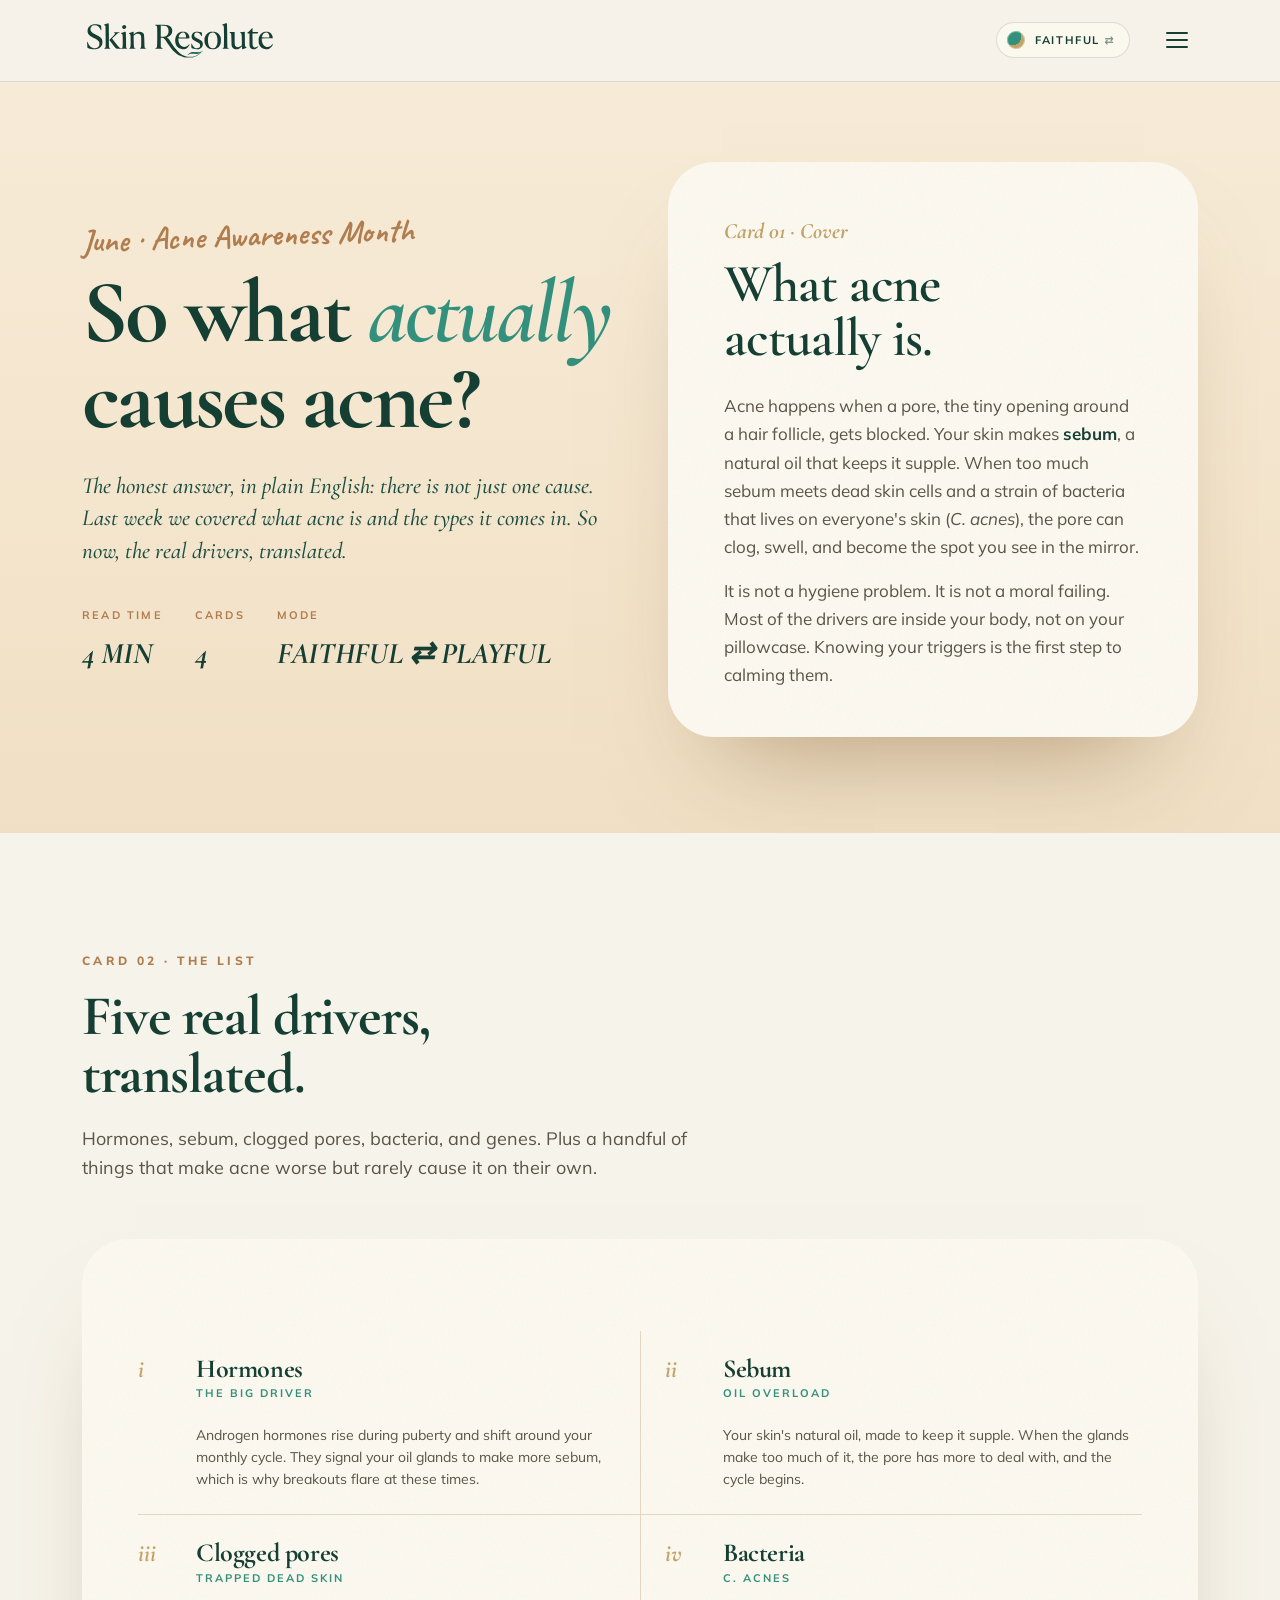
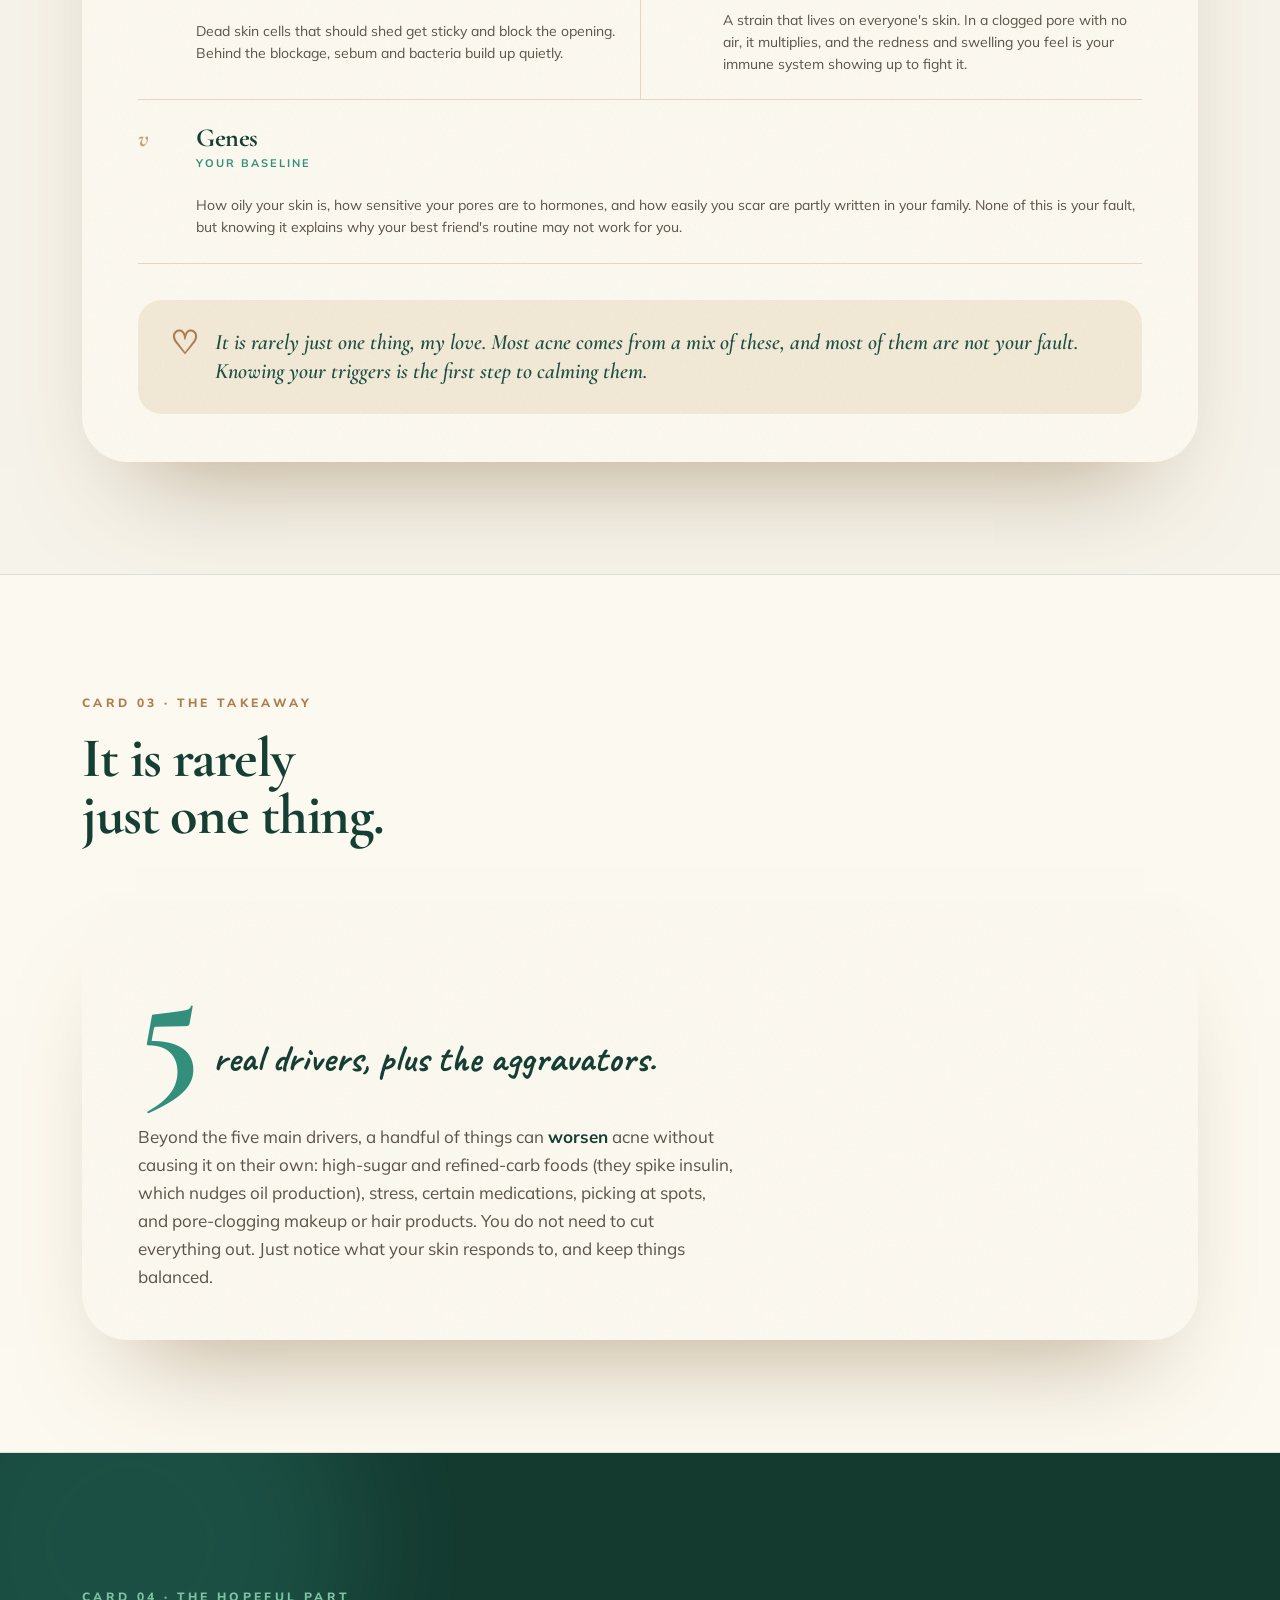
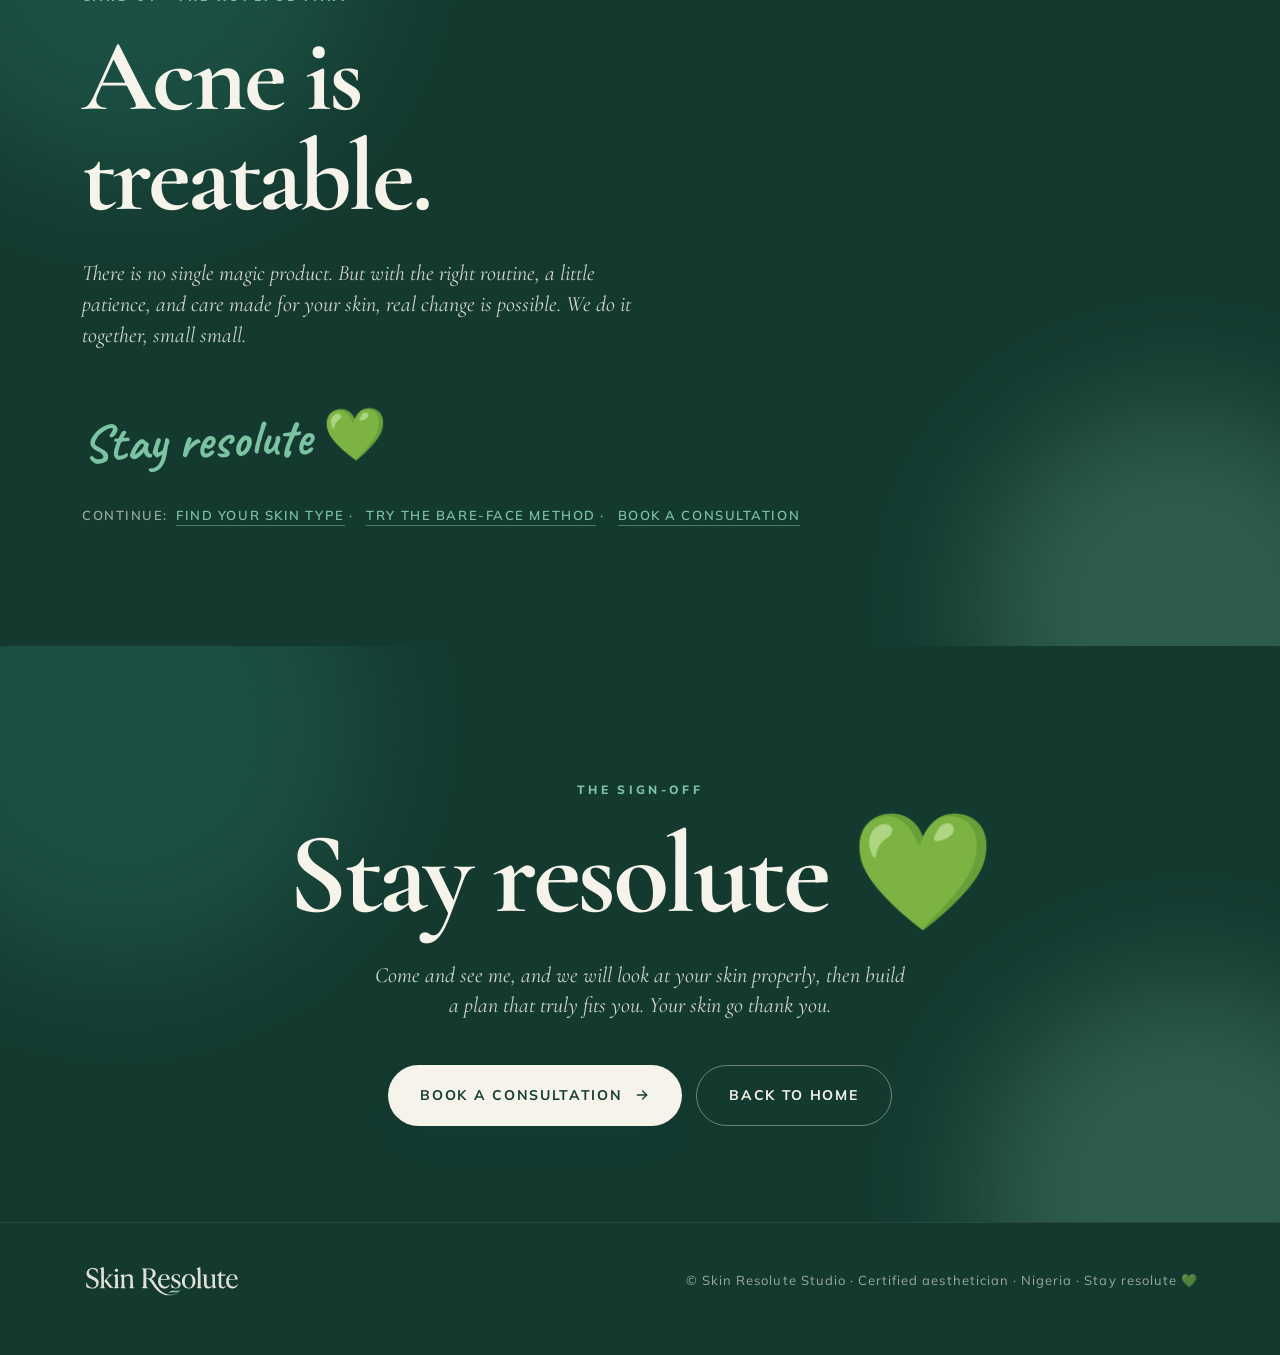
<file: acne-awareness.html>
<!doctype html>
<html lang="en" data-mode="faithful">
<head>
<meta charset="utf-8" />
<meta name="viewport" content="width=device-width, initial-scale=1" />
<title>Acne Awareness Month — Skin Resolute</title>
<meta name="description" content="The Skin Resolute June series in plain English: what acne is, what causes it, and the hopeful part, how we treat it together." />
<script>(function(){try{var m=localStorage.getItem('sr:mode');if(m==='playful'||m==='faithful'){document.documentElement.setAttribute('data-mode',m);}}catch(e){}})();</script>
<link rel="preconnect" href="https://fonts.googleapis.com" />
<link rel="preconnect" href="https://fonts.gstatic.com" crossorigin />
<link href="https://fonts.googleapis.com/css2?family=Cormorant+Garamond:ital,wght@0,500;0,600;0,700;1,500;1,600&family=Mulish:wght@300;400;500;600;700;800&family=Caveat:wght@600;700&family=Quicksand:wght@400;500;600;700&display=swap" rel="stylesheet" />
<link rel="stylesheet" href="theme.css" />
<style>
  /* ============ ACNE-AWARENESS — page-specific ============ */
  .cover{
    background: var(--bg-grad);
    padding: 80px 0 96px;
    overflow: hidden;
  }
  .cover-grid{ display: grid; grid-template-columns: 1fr 1fr; gap: 56px; align-items: center; }
  .cover-eyebrow{
    display: inline-flex; align-items: center; gap: 12px;
    color: var(--accent-2);
    font-family: var(--font-hand); font-weight: 700; font-size: 32px;
    transform: rotate(-2deg); margin-bottom: 18px; line-height: 1;
  }
  .cover h1{
    font-size: clamp(56px, 7vw, 112px); line-height: .96;
    letter-spacing: -.03em; font-weight: 700;
  }
  .cover h1 .em{ font-style: italic; color: var(--accent); font-weight: 600; }
  .cover .lede{
    margin-top: 28px;
    font-family: var(--font-display); font-style: italic; font-weight: 500;
    font-size: clamp(20px, 1.8vw, 26px); line-height: 1.4;
    color: color-mix(in srgb, var(--fg) 80%, var(--accent));
    max-width: 520px;
  }
  .cover-meta{
    margin-top: 40px; display: flex; gap: 32px; flex-wrap: wrap;
    font-family: var(--font-body-active); font-weight: 700;
    font-size: 11px; letter-spacing: .2em; text-transform: uppercase;
    color: var(--accent-2);
  }
  .cover-meta span b{
    display: block; font-family: var(--font-display); font-weight: 700;
    font-style: italic; font-size: 30px; color: var(--fg);
    letter-spacing: -.01em; margin-top: 6px;
  }

  /* The 'what is acne' long card */
  .acard{
    background: var(--surface);
    border-radius: var(--radius-xl);
    padding: 56px 56px 48px;
    box-shadow: var(--shadow-card);
    position: relative;
    overflow: hidden;
  }
  .acard::before{
    content: ""; position: absolute; inset: 0;
    opacity: .05; mix-blend-mode: multiply; pointer-events: none;
    background-image: url("data:image/svg+xml;utf8,<svg xmlns='http://www.w3.org/2000/svg' width='220' height='220'><filter id='n'><feTurbulence type='fractalNoise' baseFrequency='0.8' numOctaves='2' stitchTiles='stitch'/></filter><rect width='220' height='220' filter='url(%23n)'/></svg>");
    background-size: 320px 320px;
  }
  .acard .num{
    font-family: var(--font-display); font-weight: 700; font-style: italic;
    font-size: 22px; color: var(--accent-3); line-height: 1;
  }
  .acard h2{
    margin-top: 12px;
    font-size: clamp(36px, 4.2vw, 54px);
    line-height: 1.0; letter-spacing: -.02em;
  }
  .acard .body{
    margin-top: 28px;
    font-size: 17px; line-height: 1.65; color: var(--muted);
    max-width: 60ch;
  }
  .acard .body p + p{ margin-top: 16px; }
  .acard .body b{ color: var(--fg); font-weight: 700; }

  .acard .voice-quote{
    margin-top: 36px;
    background: var(--surface-2);
    border-radius: var(--radius-l);
    padding: 28px 32px;
    display: flex; gap: 16px; align-items: flex-start;
  }
  .acard .voice-quote .vh{
    color: var(--accent-2); font-size: 32px; line-height: 1; flex: none;
    font-family: var(--font-hand); font-weight: 700;
  }
  .acard .voice-quote .vt{
    font-family: var(--font-display); font-style: italic; font-weight: 600;
    font-size: 22px; line-height: 1.32;
    color: color-mix(in srgb, var(--fg) 80%, var(--accent));
  }

  /* Causes list — the 5 drivers */
  .cause-list{ display: grid; grid-template-columns: 1fr 1fr; gap: 0; margin-top: 36px; }
  .cause{
    padding: 24px 0;
    border-bottom: 1px solid var(--line-warm);
    display: grid;
    grid-template-columns: 40px 1fr auto;
    gap: 18px;
    align-items: baseline;
  }
  .cause:nth-child(odd){ padding-right: 24px; }
  .cause:nth-child(even){ padding-left: 24px; border-left: 1px solid var(--line-warm); }
  .cause .cn{
    font-family: var(--font-display); font-weight: 700; font-style: italic;
    font-size: 24px; color: var(--accent-3); line-height: 1;
  }
  .cause .ct{
    font-family: var(--font-display); font-weight: 700;
    font-size: 26px; line-height: 1.05; color: var(--fg);
    letter-spacing: -.015em;
  }
  .cause .ct small{
    display: block;
    font-family: var(--font-body-active); font-weight: 700;
    font-size: 11px; letter-spacing: .18em; text-transform: uppercase;
    color: var(--accent); margin-top: 6px;
  }
  .cause .cdef{
    grid-column: 2 / 4;
    font-size: 14px; line-height: 1.55; color: var(--muted);
    margin-top: 8px;
  }

  /* Treatments — closing section */
  .closing{
    background: var(--dark);
    color: var(--bg);
    padding: 128px 0 120px;
    overflow: hidden;
    position: relative;
  }
  .closing::before, .closing::after{
    content: ""; position: absolute; border-radius: 50%;
    filter: blur(60px); opacity: .25; pointer-events: none;
  }
  .closing::before{ width: 460px; height: 460px; top: -140px; left: -100px; background: var(--accent); }
  .closing::after{ width: 400px; height: 400px; bottom: -160px; right: -100px; background: var(--mint); }
  .closing-inner{ position: relative; }
  .closing .eyebrow{ color: var(--mint); }
  .closing h2{
    color: var(--bg);
    font-size: clamp(56px, 8vw, 120px);
    line-height: .98; letter-spacing: -.03em;
    margin-top: 18px; font-weight: 700;
  }
  .closing .lede{
    margin-top: 32px; max-width: 560px;
    font-family: var(--font-display); font-style: italic;
    font-size: 22px; line-height: 1.4;
    color: color-mix(in srgb, var(--bg) 84%, transparent);
  }
  .closing .hand-sign{
    margin-top: 48px;
    font-family: var(--font-hand); font-weight: 700;
    font-size: clamp(40px, 4vw, 64px);
    color: var(--mint); transform: rotate(-2deg); display: inline-block;
  }
  .closing .small-next{
    margin-top: 24px;
    font-family: var(--font-body-active); font-weight: 600;
    font-size: 13px; letter-spacing: .12em; text-transform: uppercase;
    color: color-mix(in srgb, var(--bg) 60%, transparent);
  }
  .closing .small-next a{
    color: var(--mint);
    border-bottom: 1px solid color-mix(in srgb, var(--mint) 50%, transparent);
    padding-bottom: 2px;
    margin-left: 8px;
  }

  @media (max-width: 980px){
    .cover-grid{ grid-template-columns: 1fr; gap: 40px; }
    .acard{ padding: 40px 32px 36px; }
    .cause-list{ grid-template-columns: 1fr; }
    .cause:nth-child(odd){ padding-right: 0; }
    .cause:nth-child(even){ padding-left: 0; border-left: 0; }
  }
  @media (max-width: 620px){
    .acard{ padding: 32px 22px 28px; }
  }
</style>
</head>
<body>

<header class="top">
  <div class="top-row">
    <a href="index.html" class="brand" id="nav-brand" aria-label="Skin Resolute — home"></a>
    <nav class="links" aria-label="Primary">
      <a href="acne-awareness.html" class="active">Acne Series</a>
      <a href="skin-types.html">Skin Types</a>
      <a href="bare-face-method.html">Bare-Face</a>
      <a href="study-helper.html">Study Desk</a>
      <a href="reference.html">Reference</a>
      <a href="voice.html">Voice</a>
      <a href="uv-index.html">UV Index</a>
      <button type="button" class="mode-toggle" aria-label="Reading in Faithful mode. Tap to switch.">
        <span class="swatch" aria-hidden="true"></span>
        <span class="label"></span>
      </button>
      <button type="button" class="nav-toggle" aria-label="Toggle menu" aria-expanded="false">
        <span class="bar" aria-hidden="true"></span>
      </button>
    </nav>
  </div>
</header>

<main>

  <!-- COVER -->
  <section class="cover" data-od-id="acne-cover">
    <div class="wrap cover-grid">
      <div>
        <span class="cover-eyebrow">June · Acne Awareness Month</span>
        <h1>So what <span class="em">actually</span> causes acne?</h1>
        <p class="lede">
          The honest answer, in plain English: there is not just one cause. Last
          week we covered what acne is and the types it comes in. So now, the
          real drivers, translated.
        </p>
        <div class="cover-meta">
          <span>Read time<b>4 min</b></span>
          <span>Cards<b>4</b></span>
          <span>Mode<b>Faithful ⇄ Playful</b></span>
        </div>
      </div>

      <article class="acard" data-od-id="acne-what-is">
        <span class="num">Card 01 · Cover</span>
        <h2>What acne<br/>actually is.</h2>
        <div class="body">
          <p>
            Acne happens when a pore, the tiny opening around a hair follicle,
            gets blocked. Your skin makes <b>sebum</b>, a natural oil that keeps
            it supple. When too much sebum meets dead skin cells and a strain of
            bacteria that lives on everyone's skin (<i>C. acnes</i>), the pore
            can clog, swell, and become the spot you see in the mirror.
          </p>
          <p>
            It is not a hygiene problem. It is not a moral failing. Most of the
            drivers are inside your body, not on your pillowcase. Knowing your
            triggers is the first step to calming them.
          </p>
        </div>
      </article>
    </div>
  </section>

  <!-- THE 5 CAUSES -->
  <section data-od-id="acne-causes" style="background: var(--bg);">
    <div class="wrap">
      <div class="sec-head" style="max-width: 760px;">
        <span class="eyebrow">Card 02 · The list</span>
        <h2>Five real drivers,<br/>translated.</h2>
        <p class="lede">
          Hormones, sebum, clogged pores, bacteria, and genes. Plus a handful of
          things that make acne worse but rarely cause it on their own.
        </p>
      </div>

      <article class="acard" data-od-id="causes-detail">
        <div class="cause-list">
          <div class="cause">
            <span class="cn">i</span>
            <span class="ct">Hormones<small>The big driver</small></span>
            <p class="cdef">Androgen hormones rise during puberty and shift around your monthly cycle. They signal your oil glands to make more sebum, which is why breakouts flare at these times.</p>
          </div>
          <div class="cause">
            <span class="cn">ii</span>
            <span class="ct">Sebum<small>Oil overload</small></span>
            <p class="cdef">Your skin's natural oil, made to keep it supple. When the glands make too much of it, the pore has more to deal with, and the cycle begins.</p>
          </div>
          <div class="cause">
            <span class="cn">iii</span>
            <span class="ct">Clogged pores<small>Trapped dead skin</small></span>
            <p class="cdef">Dead skin cells that should shed get sticky and block the opening. Behind the blockage, sebum and bacteria build up quietly.</p>
          </div>
          <div class="cause">
            <span class="cn">iv</span>
            <span class="ct">Bacteria<small>C. acnes</small></span>
            <p class="cdef">A strain that lives on everyone's skin. In a clogged pore with no air, it multiplies, and the redness and swelling you feel is your immune system showing up to fight it.</p>
          </div>
          <div class="cause" style="grid-column: 1 / -1; padding-right: 0; border-left: 0;">
            <span class="cn">v</span>
            <span class="ct">Genes<small>Your baseline</small></span>
            <p class="cdef">How oily your skin is, how sensitive your pores are to hormones, and how easily you scar are partly written in your family. None of this is your fault, but knowing it explains why your best friend's routine may not work for you.</p>
          </div>
        </div>

        <div class="voice-quote">
          <span class="vh">♡</span>
          <p class="vt">
            It is rarely just one thing, my love. Most acne comes from a mix of
            these, and most of them are not your fault. Knowing your triggers is
            the first step to calming them.
          </p>
        </div>
      </article>
    </div>
  </section>

  <!-- TAKEAWAY -->
  <section data-od-id="acne-takeaway" style="background: var(--surface); border-top: 1px solid var(--line); border-bottom: 1px solid var(--line);">
    <div class="wrap">
      <div class="sec-head" style="max-width: 760px;">
        <span class="eyebrow">Card 03 · The takeaway</span>
        <h2>It is rarely<br/>just one thing.</h2>
      </div>

      <article class="acard" data-od-id="takeaway-detail">
        <div style="display: flex; align-items: baseline; gap: 18px; flex-wrap: wrap;">
          <span style="font-family: var(--font-display); font-weight: 700; font-size: clamp(96px, 12vw, 180px); line-height: .85; color: var(--accent); letter-spacing: -.04em;">5</span>
          <span style="font-family: var(--font-hand); font-weight: 700; font-size: clamp(32px, 3vw, 48px); color: var(--fg); line-height: 1;">real drivers, plus the aggravators.</span>
        </div>
        <div class="body" style="margin-top: 36px;">
          <p>
            Beyond the five main drivers, a handful of things can <b>worsen</b>
            acne without causing it on their own: high-sugar and refined-carb
            foods (they spike insulin, which nudges oil production), stress,
            certain medications, picking at spots, and pore-clogging makeup or
            hair products. You do not need to cut everything out. Just notice
            what your skin responds to, and keep things balanced.
          </p>
        </div>
      </article>
    </div>
  </section>

  <!-- CLOSING -->
  <section class="closing" data-od-id="acne-closing">
    <div class="wrap closing-inner">
      <span class="eyebrow">Card 04 · The hopeful part</span>
      <h2>Acne is<br/>treatable.</h2>
      <p class="lede">
        There is no single magic product. But with the right routine, a little
        patience, and care made for your skin, real change is possible. We do it
        together, small small.
      </p>

      <div class="hand-sign">Stay resolute 💚</div>

      <p class="small-next">
        Continue:<a href="skin-types.html">Find your skin type</a> · <a href="bare-face-method.html">Try the Bare-Face Method</a> · <a href="index.html#book">Book a consultation</a>
      </p>
    </div>
  </section>

  <!-- SIGN-OFF -->
  <section class="signoff" data-od-id="signoff">
    <div class="wrap signoff-inner">
      <span class="eyebrow">The sign-off</span>
      <h2>Stay resolute 💚</h2>
      <p class="lede">
        Come and see me, and we will look at your skin properly, then build a
        plan that truly fits you. Your skin go thank you.
      </p>
      <div class="signoff-cta">
        <a href="#" class="btn btn-primary">Book a consultation
          <svg viewBox="0 0 24 24" fill="none" stroke="currentColor" stroke-width="2" stroke-linecap="round" stroke-linejoin="round"><path d="M5 12h14"/><path d="M13 6l6 6-6 6"/></svg>
        </a>
        <a href="index.html" class="btn btn-ghost">Back to home</a>
      </div>
    </div>
  </section>

</main>

<footer class="foot">
  <div class="wrap foot-row">
    <span class="brand" id="foot-brand"></span>
    <span class="copy">© Skin Resolute Studio · Certified aesthetician · Nigeria · Stay resolute 💚</span>
  </div>
</footer>

<script src="logo.js"></script>
<script src="theme.js"></script>
<script>
  (function(){
    if (!window.SkinResoluteLogo) return;
    document.getElementById('nav-brand').innerHTML = window.SkinResoluteLogo({ variant: 'primary', id: 'lg_nav' });
    document.getElementById('foot-brand').innerHTML = window.SkinResoluteLogo({ variant: 'cream',   id: 'lg_foot' });
  })();
</script>

</body>
</html>
</file>
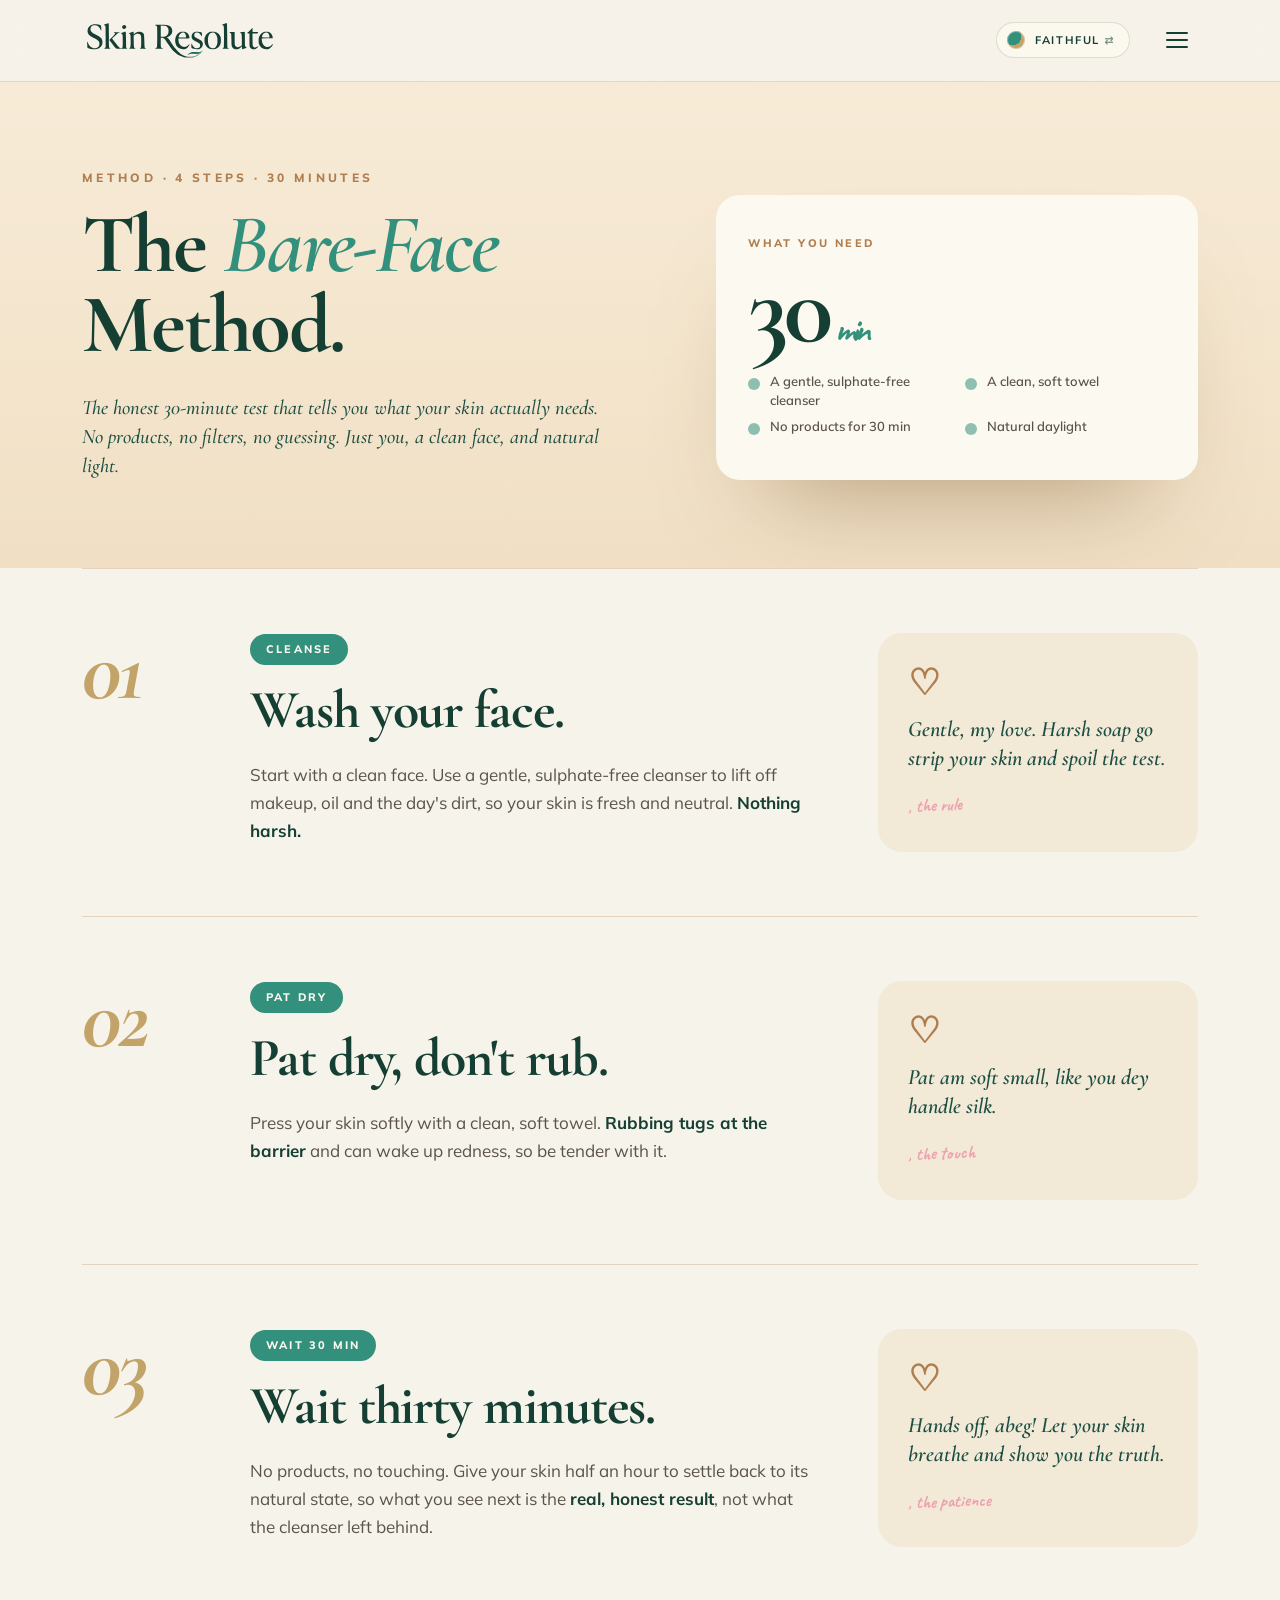
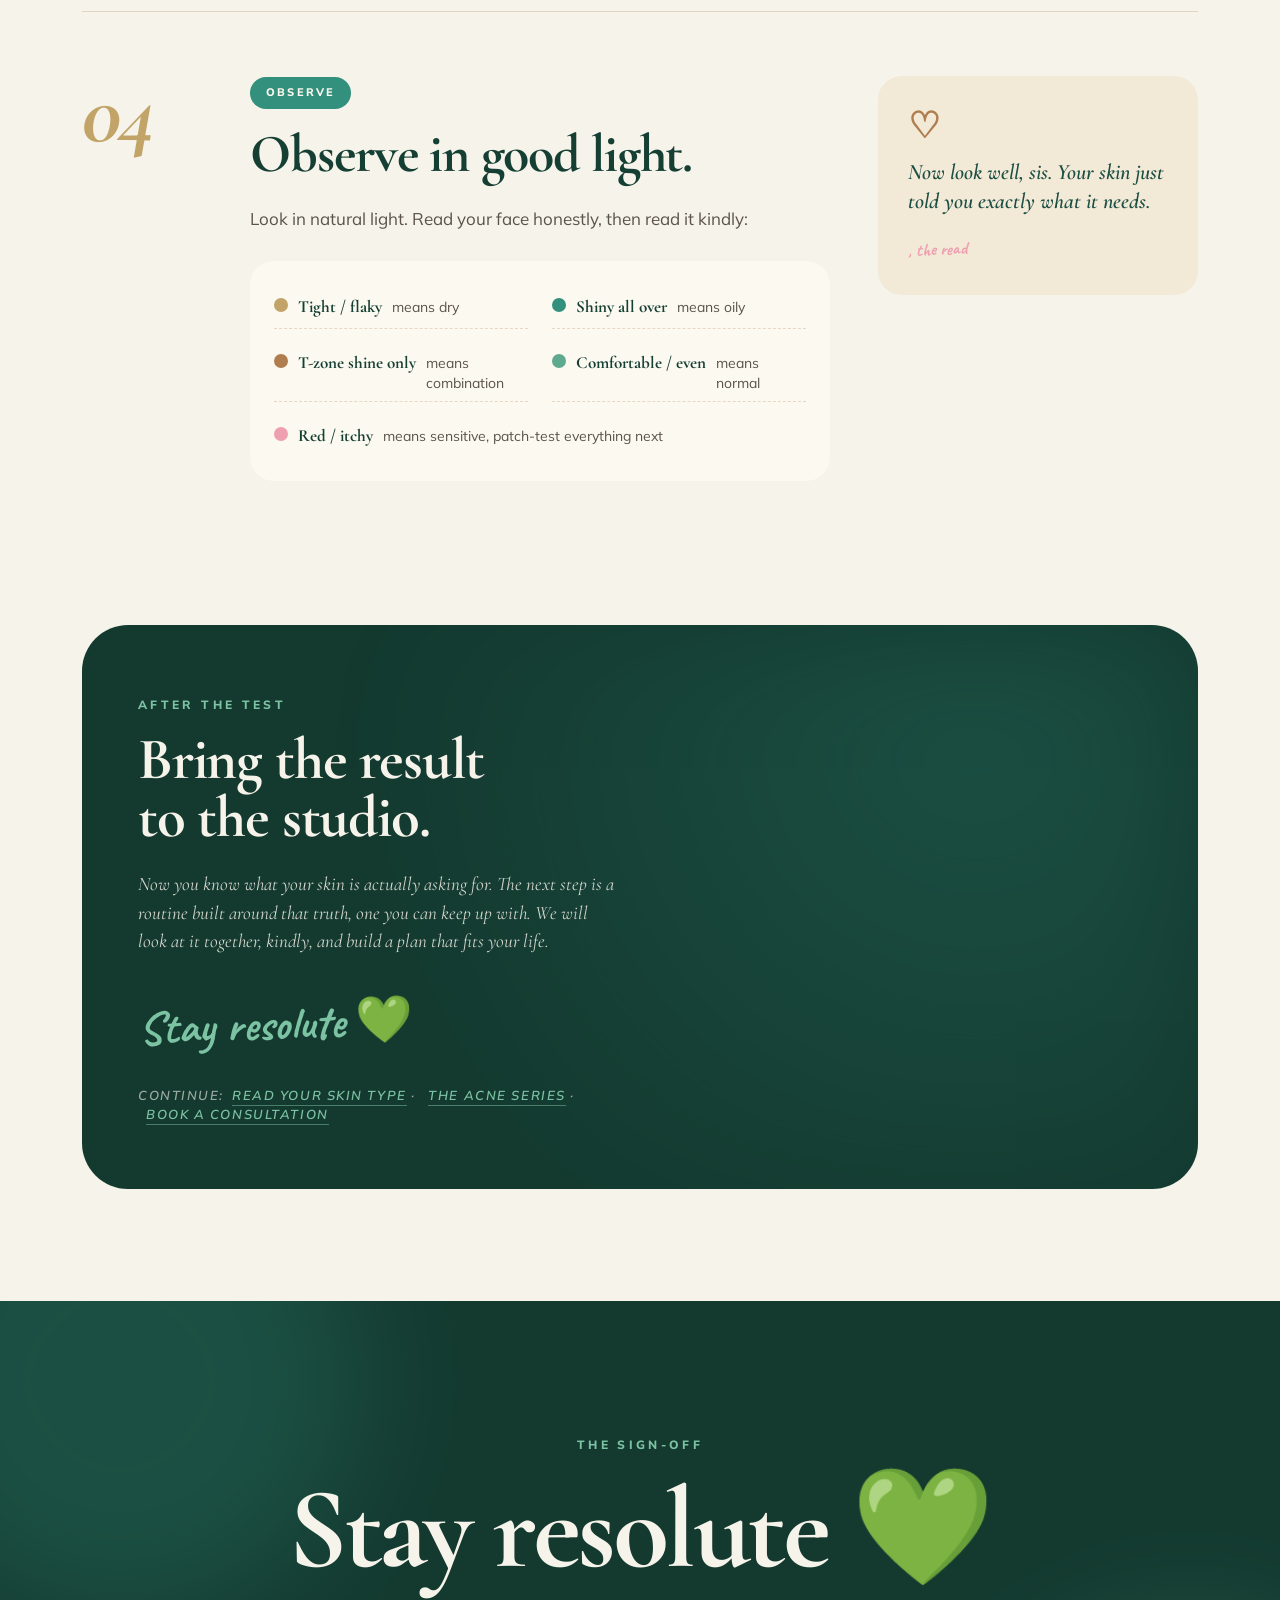
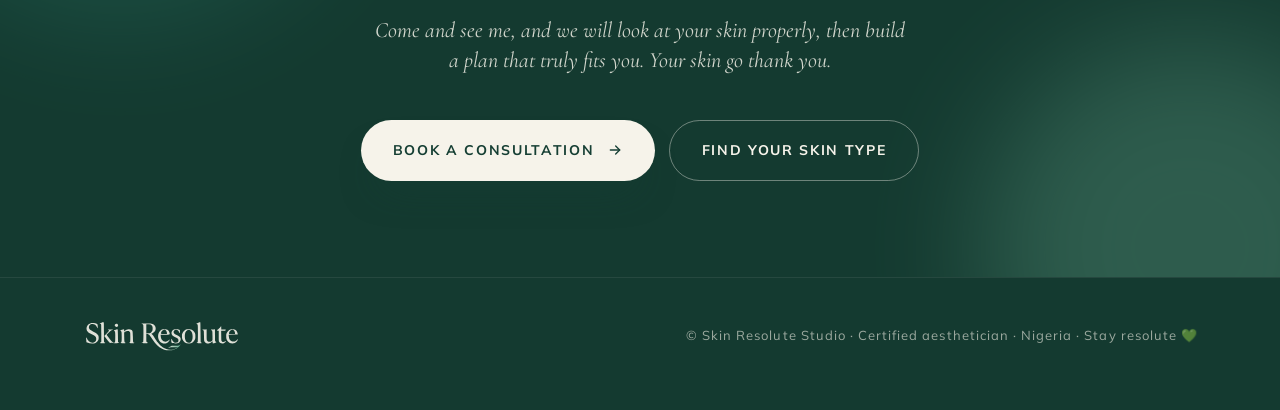
<file: bare-face-method.html>
<!doctype html>
<html lang="en" data-mode="faithful">
<head>
<meta charset="utf-8" />
<meta name="viewport" content="width=device-width, initial-scale=1" />
<title>The Bare-Face Method — Skin Resolute</title>
<meta name="description" content="The honest 30-minute test that tells you what your skin actually needs. Wash, pat dry, wait, observe." />
<script>(function(){try{var m=localStorage.getItem('sr:mode');if(m==='playful'||m==='faithful'){document.documentElement.setAttribute('data-mode',m);}}catch(e){}})();</script>
<link rel="preconnect" href="https://fonts.googleapis.com" />
<link rel="preconnect" href="https://fonts.gstatic.com" crossorigin />
<link href="https://fonts.googleapis.com/css2?family=Cormorant+Garamond:ital,wght@0,500;0,600;0,700;1,500;1,600&family=Mulish:wght@300;400;500;600;700;800&family=Caveat:wght@600;700&family=Quicksand:wght@400;500;600;700&display=swap" rel="stylesheet" />
<link rel="stylesheet" href="theme.css" />
<style>
  /* ============ BARE-FACE METHOD — page-specific ============ */
  .bf-hero{
    background: var(--bg-grad);
    padding: 80px 0 88px;
    overflow: hidden;
  }
  .bf-hero-grid{ display: grid; grid-template-columns: 1.2fr 1fr; gap: 56px; align-items: end; }
  .bf-hero .eyebrow{ display: inline-block; margin-bottom: 18px; }
  .bf-hero h1{
    font-size: clamp(52px, 6.5vw, 104px); line-height: .96;
    letter-spacing: -.025em; font-weight: 700;
  }
  .bf-hero h1 .em{ font-style: italic; color: var(--accent); font-weight: 600; }
  .bf-hero .lede{
    margin-top: 28px;
    font-family: var(--font-display); font-style: italic; font-weight: 500;
    font-size: clamp(19px, 1.6vw, 24px); line-height: 1.42;
    color: color-mix(in srgb, var(--fg) 80%, var(--accent));
    max-width: 520px;
  }
  .bf-hero .timer-card{
    background: var(--surface);
    border-radius: var(--radius-l);
    padding: 32px 32px 28px;
    box-shadow: var(--shadow-card);
    position: relative; overflow: hidden;
  }
  .bf-hero .timer-card .label{
    font-family: var(--font-body-active); font-weight: 800;
    font-size: 11px; letter-spacing: .22em; text-transform: uppercase;
    color: var(--accent-2);
  }
  .bf-hero .timer-card .big{
    font-family: var(--font-display); font-weight: 700;
    font-size: clamp(72px, 8vw, 120px);
    line-height: .9; letter-spacing: -.04em;
    color: var(--fg); margin-top: 8px;
  }
  .bf-hero .timer-card .big small{
    font-family: var(--font-hand); font-weight: 700;
    font-size: .35em; color: var(--accent);
    margin-left: 6px;
  }
  .bf-hero .timer-card .items{
    margin-top: 18px;
    list-style: none; padding: 0;
    display: grid; grid-template-columns: 1fr 1fr; gap: 8px 16px;
  }
  .bf-hero .timer-card .items li{
    font-family: var(--font-body-active); font-weight: 600;
    font-size: 13px; line-height: 1.4; color: var(--muted);
    padding-left: 22px; position: relative;
  }
  .bf-hero .timer-card .items li::before{
    content: ""; position: absolute; left: 0; top: 6px;
    width: 12px; height: 12px; border-radius: 50%;
    background: var(--accent); opacity: .55;
  }

  /* Steps — 4 large numbered sections */
  .steps{ padding-top: 0; }
  .step{
    display: grid;
    grid-template-columns: 120px 1fr 320px;
    gap: 48px;
    align-items: start;
    padding: 64px 0;
    border-top: 1px solid var(--line-warm);
  }
  .step:last-child{ border-bottom: 1px solid var(--line-warm); }
  .step .n{
    font-family: var(--font-display); font-weight: 700; font-style: italic;
    font-size: 88px; line-height: .85;
    color: var(--accent-3); letter-spacing: -.03em;
  }
  .step .body .pill{
    display: inline-flex; align-items: center;
    background: var(--accent); color: var(--on-accent);
    font-family: var(--font-body-active); font-weight: 800;
    font-size: 11px; letter-spacing: .2em; text-transform: uppercase;
    padding: 7px 16px; border-radius: var(--radius-pill);
    margin-bottom: 18px;
  }
  .step .body h2{
    font-size: clamp(36px, 4.2vw, 56px);
    line-height: 1.0; letter-spacing: -.02em; font-weight: 700;
  }
  .step .body .detail{
    margin-top: 24px;
    font-size: 17px; line-height: 1.65; color: var(--muted);
    max-width: 56ch;
  }
  .step .body .detail b{ color: var(--fg); font-weight: 700; }
  .step .voice{
    background: var(--surface-2);
    border-radius: var(--radius-l);
    padding: 32px 30px;
    position: relative;
  }
  .step .voice .vh{
    color: var(--accent-2); font-size: 36px; line-height: 1;
    margin-bottom: 14px; display: block;
    font-family: var(--font-hand); font-weight: 700;
  }
  .step .voice .vt{
    font-family: var(--font-display); font-style: italic; font-weight: 600;
    font-size: 22px; line-height: 1.32;
    color: color-mix(in srgb, var(--fg) 80%, var(--accent));
  }
  .step .voice .who{
    margin-top: 18px;
    font-family: var(--font-hand); font-weight: 700;
    font-size: 18px; color: var(--rose);
    transform: rotate(-2deg); display: inline-block;
  }

  /* Step 4 — observation legend */
  .legend{
    margin-top: 28px;
    display: grid; grid-template-columns: repeat(2, 1fr);
    gap: 12px 24px;
    padding: 24px;
    background: var(--surface);
    border-radius: var(--radius-l);
  }
  .legend .row{
    display: flex; align-items: baseline; gap: 10px;
    border-bottom: 1px dashed var(--line-warm);
    padding: 8px 0;
  }
  .legend .row:last-child{ border-bottom: 0; }
  .legend .row .swatch{
    width: 14px; height: 14px; border-radius: 50%;
    flex: none; background: var(--swatch-color, var(--accent));
  }
  .legend .row .name{
    font-family: var(--font-display); font-weight: 700;
    font-size: 17px; color: var(--fg); flex: none;
  }
  .legend .row .says{
    font-size: 14px; line-height: 1.4; color: var(--muted);
    font-family: var(--font-body-active);
  }

  /* Closing — the result of the test */
  .closing-note{
    margin-top: 80px;
    background: var(--dark);
    color: var(--bg);
    border-radius: var(--radius-xl);
    padding: 64px 56px;
    position: relative;
    overflow: hidden;
  }
  .closing-note::before{
    content: ""; position: absolute; inset: 0;
    opacity: .25; filter: blur(60px);
    background: radial-gradient(circle at 80% 20%, var(--accent), transparent 60%);
    pointer-events: none;
  }
  .closing-note .inner{ position: relative; }
  .closing-note .eyebrow{ color: var(--mint); }
  .closing-note h2{
    color: var(--bg);
    font-size: clamp(40px, 4.6vw, 64px);
    line-height: 1.0; letter-spacing: -.02em;
    margin-top: 14px; font-weight: 700;
  }
  .closing-note p{
    margin-top: 22px; max-width: 60ch;
    font-family: var(--font-display); font-style: italic;
    font-size: 19px; line-height: 1.5;
    color: color-mix(in srgb, var(--bg) 84%, transparent);
  }
  .closing-note .hand-sign{
    margin-top: 32px;
    font-family: var(--font-hand); font-weight: 700;
    font-size: clamp(36px, 3.6vw, 56px);
    color: var(--mint); transform: rotate(-2deg); display: inline-block;
  }
  .closing-note .next{
    margin-top: 24px;
    font-family: var(--font-body-active); font-weight: 600;
    font-size: 13px; letter-spacing: .12em; text-transform: uppercase;
    color: color-mix(in srgb, var(--bg) 60%, transparent);
  }
  .closing-note .next a{
    color: var(--mint);
    border-bottom: 1px solid color-mix(in srgb, var(--mint) 50%, transparent);
    padding-bottom: 2px;
    margin-left: 8px;
  }

  @media (max-width: 960px){
    .bf-hero-grid{ grid-template-columns: 1fr; gap: 36px; }
    .step{ grid-template-columns: 72px 1fr; gap: 28px; padding: 48px 0; }
    .step .n{ font-size: 64px; }
    .step .voice{ grid-column: 1 / -1; }
    .legend{ grid-template-columns: 1fr; }
    .closing-note{ padding: 40px 32px; }
  }
  @media (max-width: 620px){
    .step{ gap: 20px; padding: 36px 0; }
    .step .n{ font-size: 48px; }
    .closing-note{ padding: 28px 22px; }
  }
</style>
</head>
<body>

<header class="top">
  <div class="top-row">
    <a href="index.html" class="brand" id="nav-brand" aria-label="Skin Resolute — home"></a>
    <nav class="links" aria-label="Primary">
      <a href="acne-awareness.html">Acne Series</a>
      <a href="skin-types.html">Skin Types</a>
      <a href="bare-face-method.html" class="active">Bare-Face</a>
      <a href="study-helper.html">Study Desk</a>
      <a href="reference.html">Reference</a>
      <a href="voice.html">Voice</a>
      <a href="uv-index.html">UV Index</a>
      <button type="button" class="mode-toggle" aria-label="Reading in Faithful mode. Tap to switch.">
        <span class="swatch" aria-hidden="true"></span>
        <span class="label"></span>
      </button>
      <button type="button" class="nav-toggle" aria-label="Toggle menu" aria-expanded="false">
        <span class="bar" aria-hidden="true"></span>
      </button>
    </nav>
  </div>
</header>

<main>

  <section class="bf-hero" data-od-id="bf-hero">
    <div class="wrap bf-hero-grid">
      <div>
        <span class="eyebrow">Method · 4 steps · 30 minutes</span>
        <h1>The <span class="em">Bare-Face</span><br/>Method.</h1>
        <p class="lede">
          The honest 30-minute test that tells you what your skin actually
          needs. No products, no filters, no guessing. Just you, a clean face,
          and natural light.
        </p>
      </div>
      <aside class="timer-card" data-od-id="bf-timer">
        <span class="label">What you need</span>
        <div class="big">30<small>min</small></div>
        <ul class="items">
          <li>A gentle, sulphate-free cleanser</li>
          <li>A clean, soft towel</li>
          <li>No products for 30 min</li>
          <li>Natural daylight</li>
        </ul>
      </aside>
    </div>
  </section>

  <section class="steps" data-od-id="bf-steps" style="background: var(--bg);">
    <div class="wrap">

      <article class="step" data-od-id="bf-step-1">
        <div class="n">01</div>
        <div class="body">
          <span class="pill">Cleanse</span>
          <h2>Wash your face.</h2>
          <p class="detail">
            Start with a clean face. Use a gentle, sulphate-free cleanser to
            lift off makeup, oil and the day's dirt, so your skin is fresh and
            neutral. <b>Nothing harsh.</b>
          </p>
        </div>
        <div class="voice">
          <span class="vh">♡</span>
          <p class="vt">Gentle, my love. Harsh soap go strip your skin and spoil the test.</p>
          <span class="who">, the rule</span>
        </div>
      </article>

      <article class="step" data-od-id="bf-step-2">
        <div class="n">02</div>
        <div class="body">
          <span class="pill">Pat Dry</span>
          <h2>Pat dry, don't rub.</h2>
          <p class="detail">
            Press your skin softly with a clean, soft towel. <b>Rubbing tugs at
            the barrier</b> and can wake up redness, so be tender with it.
          </p>
        </div>
        <div class="voice">
          <span class="vh">♡</span>
          <p class="vt">Pat am soft small, like you dey handle silk.</p>
          <span class="who">, the touch</span>
        </div>
      </article>

      <article class="step" data-od-id="bf-step-3">
        <div class="n">03</div>
        <div class="body">
          <span class="pill">Wait 30 min</span>
          <h2>Wait thirty minutes.</h2>
          <p class="detail">
            No products, no touching. Give your skin half an hour to settle back
            to its natural state, so what you see next is the <b>real, honest
            result</b>, not what the cleanser left behind.
          </p>
        </div>
        <div class="voice">
          <span class="vh">♡</span>
          <p class="vt">Hands off, abeg! Let your skin breathe and show you the truth.</p>
          <span class="who">, the patience</span>
        </div>
      </article>

      <article class="step" data-od-id="bf-step-4">
        <div class="n">04</div>
        <div class="body">
          <span class="pill">Observe</span>
          <h2>Observe in good light.</h2>
          <p class="detail">
            Look in natural light. Read your face honestly, then read it kindly:
          </p>

          <div class="legend">
            <div class="row" style="--swatch-color: #C2A368;">
              <span class="swatch" aria-hidden="true"></span>
              <span class="name">Tight / flaky</span>
              <span class="says">means dry</span>
            </div>
            <div class="row" style="--swatch-color: #33907D;">
              <span class="swatch" aria-hidden="true"></span>
              <span class="name">Shiny all over</span>
              <span class="says">means oily</span>
            </div>
            <div class="row" style="--swatch-color: #B07D4F;">
              <span class="swatch" aria-hidden="true"></span>
              <span class="name">T-zone shine only</span>
              <span class="says">means combination</span>
            </div>
            <div class="row" style="--swatch-color: #5FA98F;">
              <span class="swatch" aria-hidden="true"></span>
              <span class="name">Comfortable / even</span>
              <span class="says">means normal</span>
            </div>
            <div class="row" style="--swatch-color: #EE9FB0; grid-column: 1 / -1;">
              <span class="swatch" aria-hidden="true"></span>
              <span class="name">Red / itchy</span>
              <span class="says">means sensitive, patch-test everything next</span>
            </div>
          </div>
        </div>
        <div class="voice">
          <span class="vh">♡</span>
          <p class="vt">Now look well, sis. Your skin just told you exactly what it needs.</p>
          <span class="who">, the read</span>
        </div>
      </article>

      <div class="closing-note" data-od-id="bf-closing">
        <div class="inner">
          <span class="eyebrow">After the test</span>
          <h2>Bring the result<br/>to the studio.</h2>
          <p>
            Now you know what your skin is actually asking for. The next step is
            a routine built around that truth, one you can keep up with. We will
            look at it together, kindly, and build a plan that fits your life.
          </p>
          <div class="hand-sign">Stay resolute 💚</div>
          <p class="next">
            Continue:<a href="skin-types.html">Read your skin type</a> · <a href="acne-awareness.html">The acne series</a> · <a href="index.html#book">Book a consultation</a>
          </p>
        </div>
      </div>

    </div>
  </section>

  <section class="signoff" data-od-id="signoff">
    <div class="wrap signoff-inner">
      <span class="eyebrow">The sign-off</span>
      <h2>Stay resolute 💚</h2>
      <p class="lede">
        Come and see me, and we will look at your skin properly, then build a
        plan that truly fits you. Your skin go thank you.
      </p>
      <div class="signoff-cta">
        <a href="#" class="btn btn-primary">Book a consultation
          <svg viewBox="0 0 24 24" fill="none" stroke="currentColor" stroke-width="2" stroke-linecap="round" stroke-linejoin="round"><path d="M5 12h14"/><path d="M13 6l6 6-6 6"/></svg>
        </a>
        <a href="skin-types.html" class="btn btn-ghost">Find your skin type</a>
      </div>
    </div>
  </section>

</main>

<footer class="foot">
  <div class="wrap foot-row">
    <span class="brand" id="foot-brand"></span>
    <span class="copy">© Skin Resolute Studio · Certified aesthetician · Nigeria · Stay resolute 💚</span>
  </div>
</footer>

<script src="logo.js"></script>
<script src="theme.js"></script>
<script>
  (function(){
    if (!window.SkinResoluteLogo) return;
    document.getElementById('nav-brand').innerHTML = window.SkinResoluteLogo({ variant: 'primary', id: 'lg_nav' });
    document.getElementById('foot-brand').innerHTML = window.SkinResoluteLogo({ variant: 'cream',   id: 'lg_foot' });
  })();
</script>

</body>
</html>
</file>
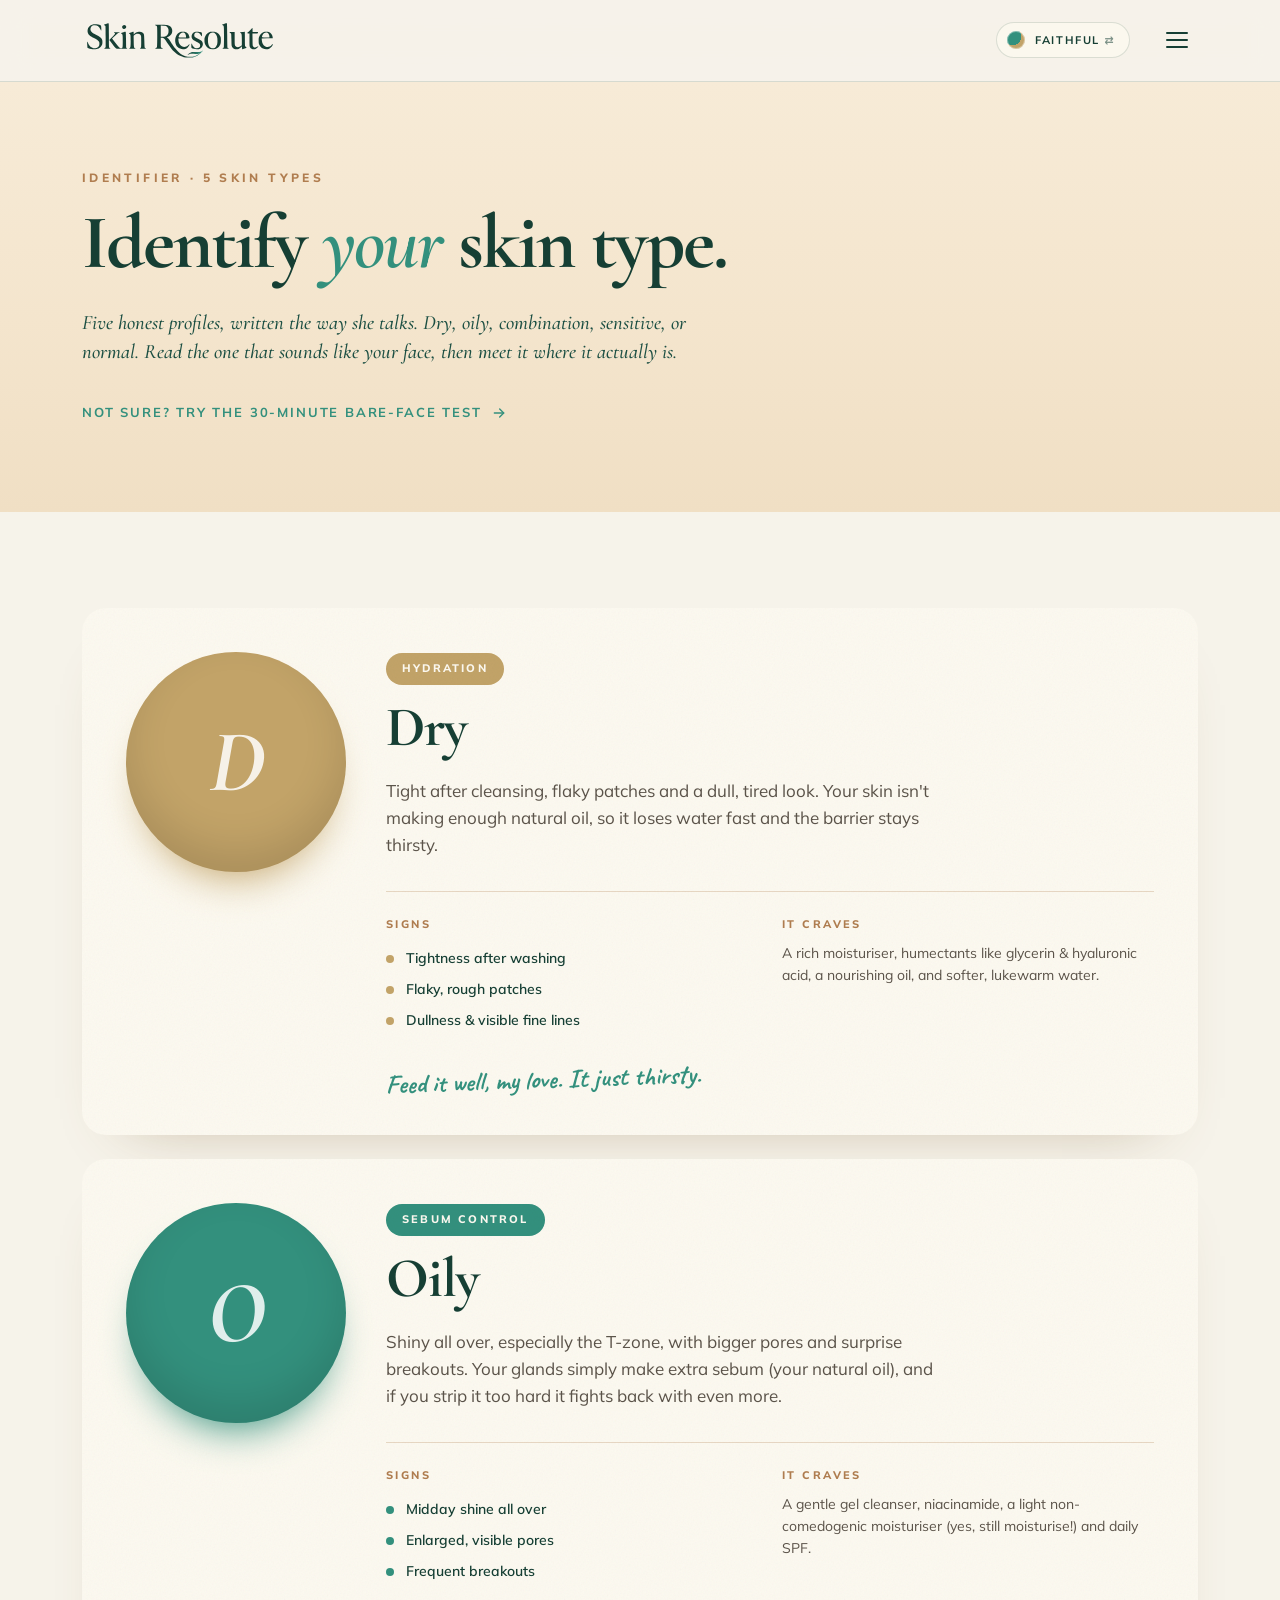
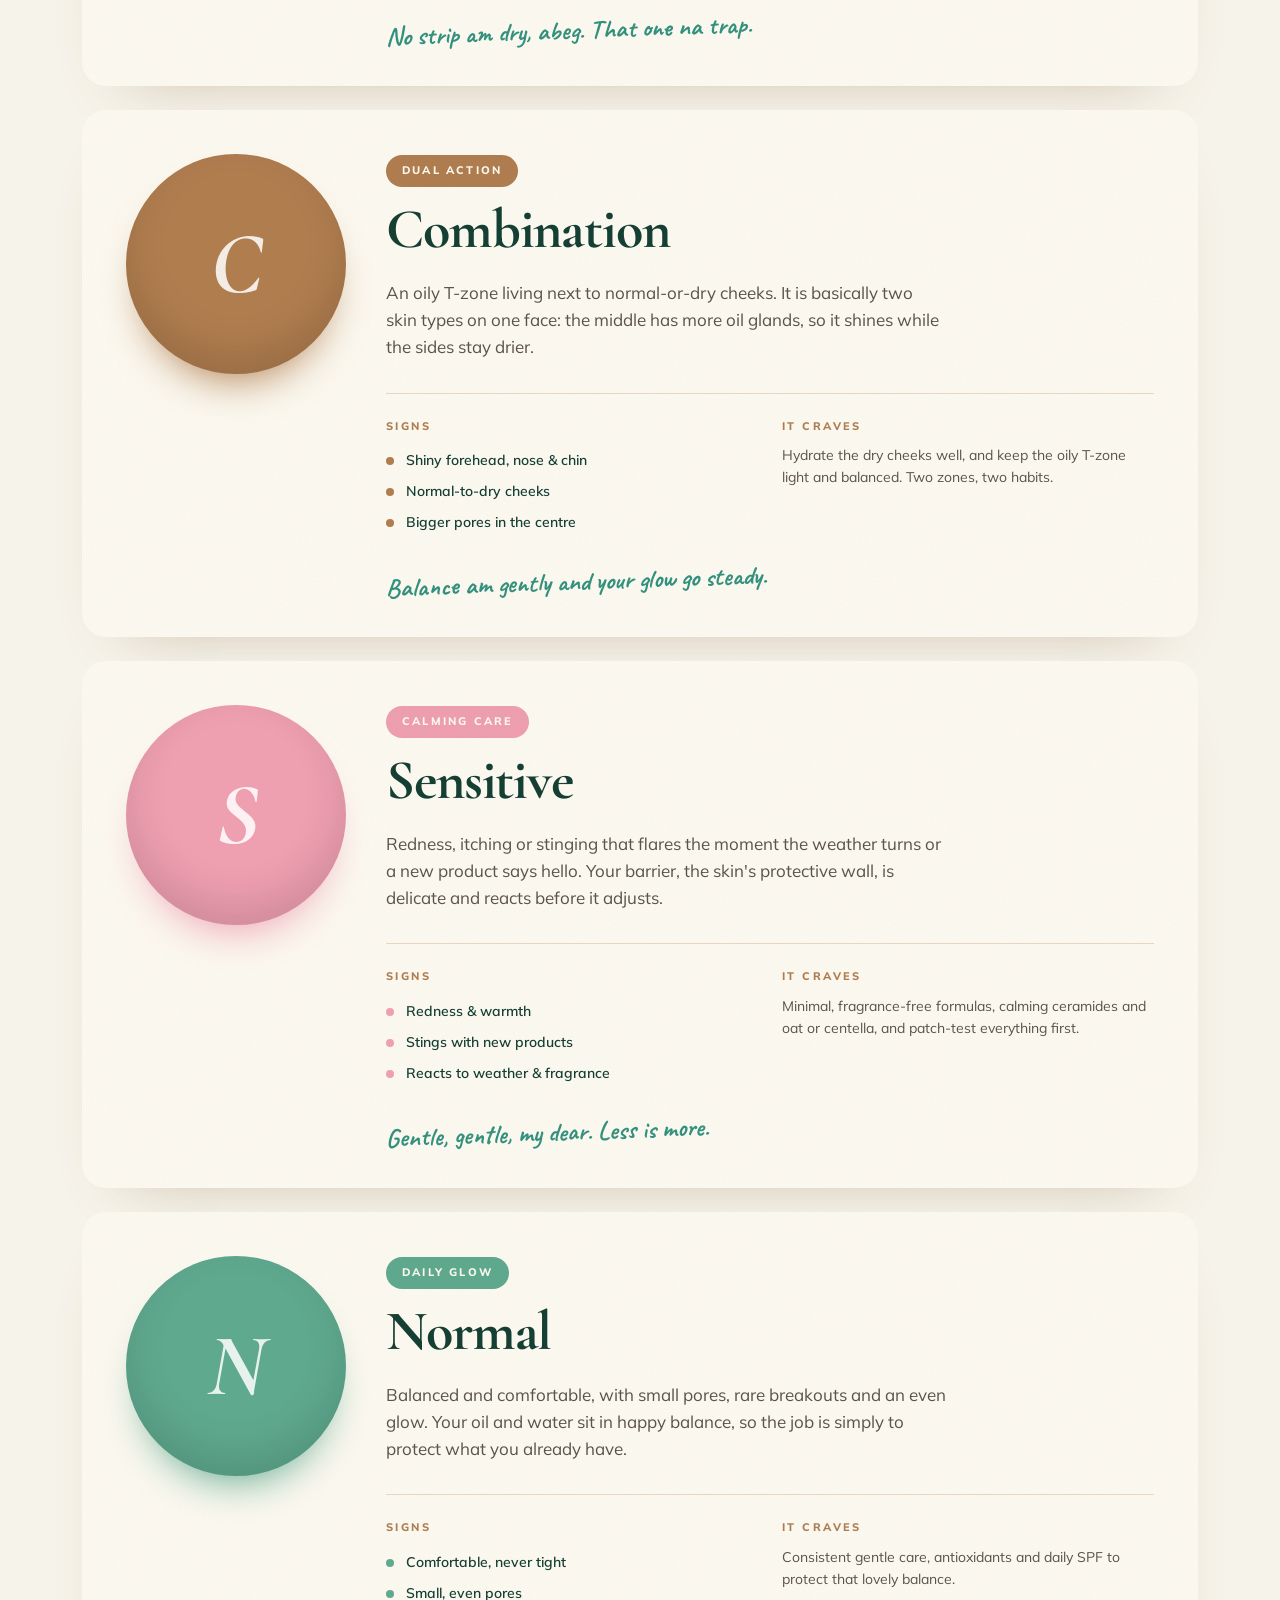
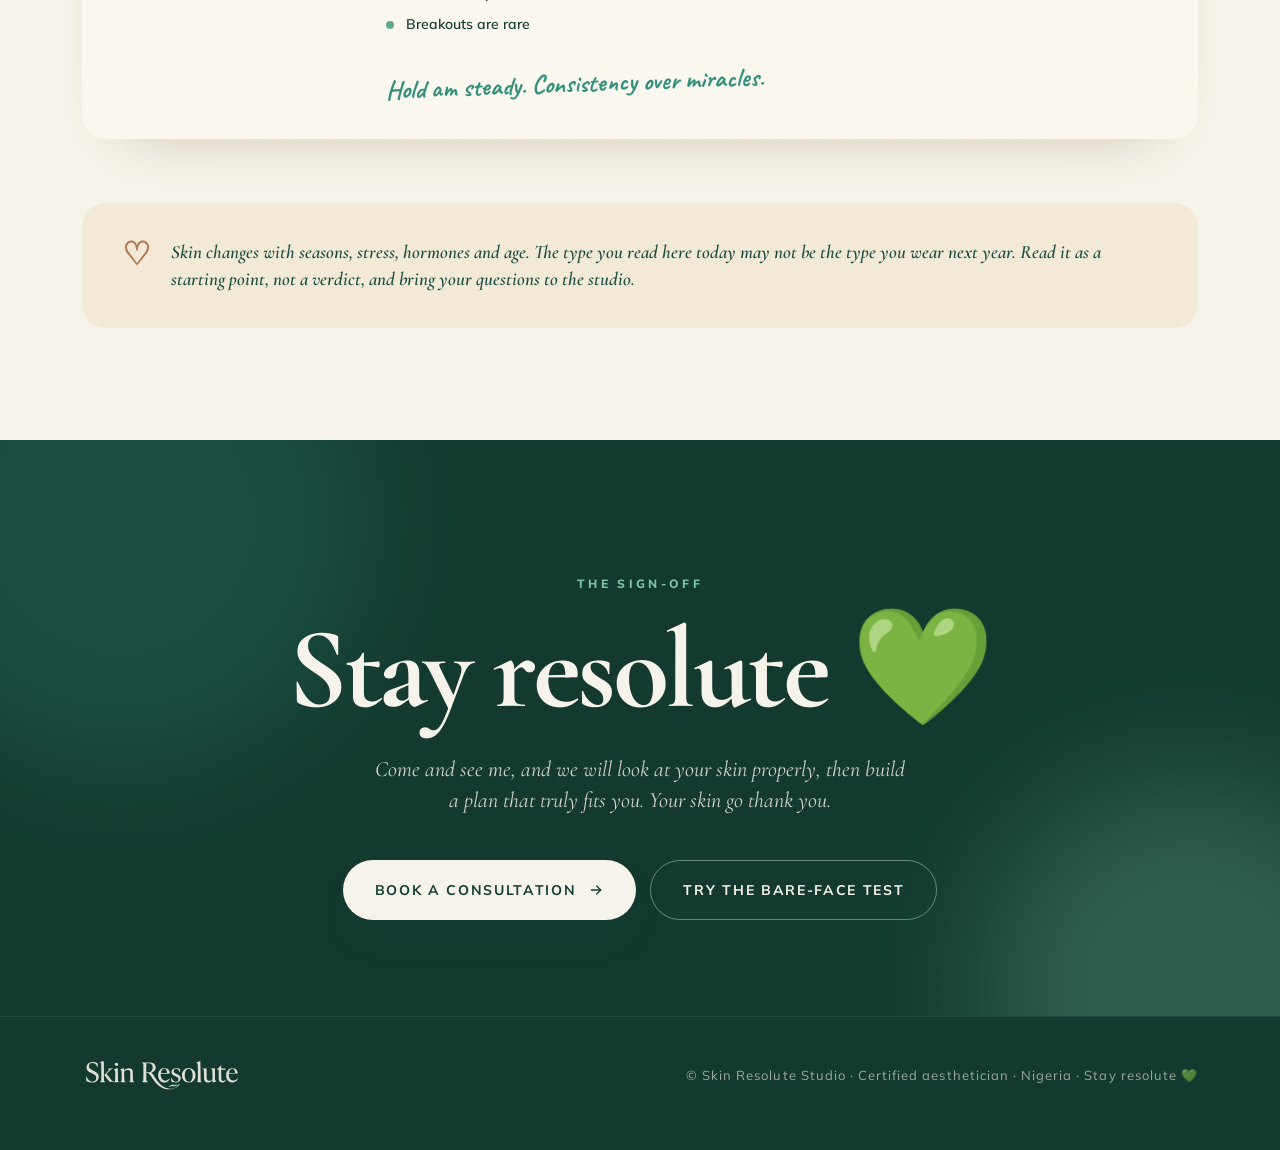
<file: skin-types.html>
<!doctype html>
<html lang="en" data-mode="faithful">
<head>
<meta charset="utf-8" />
<meta name="viewport" content="width=device-width, initial-scale=1" />
<title>Identify Your Skin Type — Skin Resolute</title>
<meta name="description" content="Dry, oily, combination, sensitive, or normal. The honest test, the signs, and what each skin type actually craves." />
<script>(function(){try{var m=localStorage.getItem('sr:mode');if(m==='playful'||m==='faithful'){document.documentElement.setAttribute('data-mode',m);}}catch(e){}})();</script>
<link rel="preconnect" href="https://fonts.googleapis.com" />
<link rel="preconnect" href="https://fonts.gstatic.com" crossorigin />
<link href="https://fonts.googleapis.com/css2?family=Cormorant+Garamond:ital,wght@0,500;0,600;0,700;1,500;1,600&family=Mulish:wght@300;400;500;600;700;800&family=Caveat:wght@600;700&family=Quicksand:wght@400;500;600;700&display=swap" rel="stylesheet" />
<link rel="stylesheet" href="theme.css" />
<style>
  /* ============ SKIN TYPES — page-specific ============ */
  .types-hero{
    background: var(--bg-grad);
    padding: 80px 0 88px;
    overflow: hidden;
  }
  .types-hero .eyebrow{
    display: inline-block; margin-bottom: 18px;
  }
  .types-hero h1{
    font-size: clamp(48px, 6vw, 92px); line-height: .98;
    letter-spacing: -.025em; font-weight: 700;
    max-width: 880px;
  }
  .types-hero h1 .em{ font-style: italic; color: var(--accent); font-weight: 600; }
  .types-hero .lede{
    margin-top: 28px;
    font-family: var(--font-display); font-style: italic; font-weight: 500;
    font-size: clamp(19px, 1.6vw, 24px); line-height: 1.42;
    color: color-mix(in srgb, var(--fg) 80%, var(--accent));
    max-width: 620px;
  }
  .types-hero .take-test{
    margin-top: 36px; display: inline-flex; align-items: center; gap: 10px;
    color: var(--accent); font-weight: 700; font-size: 13px;
    letter-spacing: .14em; text-transform: uppercase;
  }
  .types-hero .take-test svg{ width: 16px; height: 16px; }

  /* Type cards — 5 in a stack */
  .types-stack{ display: flex; flex-direction: column; gap: 24px; }
  .type-card{
    display: grid;
    grid-template-columns: 220px 1fr;
    gap: 40px;
    align-items: start;
    background: var(--surface);
    border-radius: var(--radius-l);
    padding: 44px 44px 40px;
    box-shadow: var(--shadow-soft);
    position: relative;
    overflow: hidden;
  }
  .type-card::before{
    content: ""; position: absolute; inset: 0;
    opacity: .05; mix-blend-mode: multiply; pointer-events: none;
    background-image: url("data:image/svg+xml;utf8,<svg xmlns='http://www.w3.org/2000/svg' width='220' height='220'><filter id='n'><feTurbulence type='fractalNoise' baseFrequency='0.8' numOctaves='2' stitchTiles='stitch'/></filter><rect width='220' height='220' filter='url(%23n)'/></svg>");
    background-size: 280px 280px;
  }
  .type-card .swatch{
    width: 100%; aspect-ratio: 1;
    border-radius: 50%;
    background: var(--type-color, var(--accent));
    box-shadow: inset 0 -20px 40px rgba(0,0,0,.12), 0 24px 40px -20px var(--type-color, var(--accent));
    position: relative;
    display: flex; align-items: center; justify-content: center;
    color: rgba(255,255,255,.85);
    font-family: var(--font-display); font-weight: 700; font-style: italic;
    font-size: 88px; line-height: 1;
    letter-spacing: -.03em;
  }
  .type-card .label-pill{
    display: inline-flex; align-items: center;
    margin-bottom: 14px;
    background: var(--type-color, var(--accent));
    color: var(--on-accent);
    font-family: var(--font-body-active); font-weight: 800;
    font-size: 11px; letter-spacing: .2em; text-transform: uppercase;
    padding: 7px 16px; border-radius: var(--radius-pill);
  }
  .type-card h2{
    font-size: clamp(38px, 4.4vw, 56px);
    line-height: 1.0; letter-spacing: -.02em; font-weight: 700;
  }
  .type-card .desc{
    margin-top: 22px;
    font-size: 17px; line-height: 1.6; color: var(--muted);
    max-width: 56ch;
  }
  .type-card .meta-row{
    margin-top: 32px;
    display: grid; grid-template-columns: 1fr 1fr; gap: 24px;
    padding-top: 24px; border-top: 1px solid var(--line-warm);
  }
  .type-card .meta-row .block .mh{
    display: block;
    font-family: var(--font-body-active); font-weight: 800;
    font-size: 11px; letter-spacing: .22em; text-transform: uppercase;
    color: var(--accent-2); margin-bottom: 10px;
  }
  .type-card .meta-row .signs{
    list-style: none; padding: 0; margin: 0;
  }
  .type-card .meta-row .signs li{
    font-family: var(--font-body-active); font-weight: 600;
    font-size: 14px; line-height: 1.5; color: var(--fg);
    padding: 5px 0 5px 20px; position: relative;
  }
  .type-card .meta-row .signs li::before{
    content: ""; position: absolute; left: 0; top: 12px;
    width: 8px; height: 8px; border-radius: 50%;
    background: var(--type-color, var(--accent));
  }
  .type-card .meta-row .craves{
    font-size: 14px; line-height: 1.55; color: var(--muted);
    font-family: var(--font-body-active);
  }
  .type-card .voice-tag{
    margin-top: 28px;
    font-family: var(--font-hand); font-weight: 700;
    font-size: 26px; color: var(--accent);
    transform: rotate(-2deg); display: inline-block;
    line-height: 1.2;
  }

  /* per-type color accents */
  .tc-dry         { --type-color: #C2A368; } /* gold sand */
  .tc-oily        { --type-color: #33907D; } /* teal */
  .tc-combination { --type-color: #B07D4F; } /* camel */
  .tc-sensitive   { --type-color: #EE9FB0; } /* rose */
  .tc-normal      { --type-color: #5FA98F; } /* soft green */

  /* Note block — honest disclaimer */
  .note{
    margin-top: 64px;
    background: var(--surface-2);
    border-radius: var(--radius-l);
    padding: 36px 40px;
    display: flex; gap: 20px; align-items: flex-start;
  }
  .note .nh{
    color: var(--accent-2); font-size: 32px; line-height: 1;
    flex: none; font-family: var(--font-hand); font-weight: 700;
  }
  .note .nt{
    font-family: var(--font-display); font-style: italic; font-weight: 600;
    font-size: 19px; line-height: 1.4;
    color: color-mix(in srgb, var(--fg) 80%, var(--accent));
  }

  @media (max-width: 860px){
    .type-card{ grid-template-columns: 1fr; gap: 28px; padding: 36px 28px 32px; }
    .type-card .swatch{ max-width: 160px; }
    .type-card .meta-row{ grid-template-columns: 1fr; }
    .note{ padding: 28px 28px; flex-direction: column; }
  }
  @media (max-width: 620px){
    .type-card{ padding: 28px 22px 24px; }
    .note{ padding: 24px 22px; }
  }
</style>
</head>
<body>

<header class="top">
  <div class="top-row">
    <a href="index.html" class="brand" id="nav-brand" aria-label="Skin Resolute — home"></a>
    <nav class="links" aria-label="Primary">
      <a href="acne-awareness.html">Acne Series</a>
      <a href="skin-types.html" class="active">Skin Types</a>
      <a href="bare-face-method.html">Bare-Face</a>
      <a href="study-helper.html">Study Desk</a>
      <a href="reference.html">Reference</a>
      <a href="voice.html">Voice</a>
      <a href="uv-index.html">UV Index</a>
      <button type="button" class="mode-toggle" aria-label="Reading in Faithful mode. Tap to switch.">
        <span class="swatch" aria-hidden="true"></span>
        <span class="label"></span>
      </button>
      <button type="button" class="nav-toggle" aria-label="Toggle menu" aria-expanded="false">
        <span class="bar" aria-hidden="true"></span>
      </button>
    </nav>
  </div>
</header>

<main>

  <section class="types-hero" data-od-id="types-hero">
    <div class="wrap">
      <span class="eyebrow">Identifier · 5 skin types</span>
      <h1>Identify <span class="em">your</span> skin type.</h1>
      <p class="lede">
        Five honest profiles, written the way she talks. Dry, oily, combination,
        sensitive, or normal. Read the one that sounds like your face, then meet
        it where it actually is.
      </p>
      <a href="bare-face-method.html" class="take-test">
        Not sure? Try the 30-minute Bare-Face test
        <svg viewBox="0 0 24 24" fill="none" stroke="currentColor" stroke-width="2" stroke-linecap="round" stroke-linejoin="round"><path d="M5 12h14"/><path d="M13 6l6 6-6 6"/></svg>
      </a>
    </div>
  </section>

  <section data-od-id="types-list" style="background: var(--bg); padding-top: 96px;">
    <div class="wrap">
      <div class="types-stack">

        <article class="type-card tc-dry" data-od-id="type-dry">
          <div class="swatch" aria-hidden="true">D</div>
          <div>
            <span class="label-pill">Hydration</span>
            <h2>Dry</h2>
            <p class="desc">
              Tight after cleansing, flaky patches and a dull, tired look. Your
              skin isn't making enough natural oil, so it loses water fast and
              the barrier stays thirsty.
            </p>
            <div class="meta-row">
              <div class="block">
                <span class="mh">Signs</span>
                <ul class="signs">
                  <li>Tightness after washing</li>
                  <li>Flaky, rough patches</li>
                  <li>Dullness &amp; visible fine lines</li>
                </ul>
              </div>
              <div class="block">
                <span class="mh">It craves</span>
                <p class="craves">
                  A rich moisturiser, humectants like glycerin &amp; hyaluronic
                  acid, a nourishing oil, and softer, lukewarm water.
                </p>
              </div>
            </div>
            <span class="voice-tag">Feed it well, my love. It just thirsty.</span>
          </div>
        </article>

        <article class="type-card tc-oily" data-od-id="type-oily">
          <div class="swatch" aria-hidden="true">O</div>
          <div>
            <span class="label-pill">Sebum Control</span>
            <h2>Oily</h2>
            <p class="desc">
              Shiny all over, especially the T-zone, with bigger pores and
              surprise breakouts. Your glands simply make extra sebum (your
              natural oil), and if you strip it too hard it fights back with
              even more.
            </p>
            <div class="meta-row">
              <div class="block">
                <span class="mh">Signs</span>
                <ul class="signs">
                  <li>Midday shine all over</li>
                  <li>Enlarged, visible pores</li>
                  <li>Frequent breakouts</li>
                </ul>
              </div>
              <div class="block">
                <span class="mh">It craves</span>
                <p class="craves">
                  A gentle gel cleanser, niacinamide, a light non-comedogenic
                  moisturiser (yes, still moisturise!) and daily SPF.
                </p>
              </div>
            </div>
            <span class="voice-tag">No strip am dry, abeg. That one na trap.</span>
          </div>
        </article>

        <article class="type-card tc-combination" data-od-id="type-combination">
          <div class="swatch" aria-hidden="true">C</div>
          <div>
            <span class="label-pill">Dual Action</span>
            <h2>Combination</h2>
            <p class="desc">
              An oily T-zone living next to normal-or-dry cheeks. It is basically
              two skin types on one face: the middle has more oil glands, so it
              shines while the sides stay drier.
            </p>
            <div class="meta-row">
              <div class="block">
                <span class="mh">Signs</span>
                <ul class="signs">
                  <li>Shiny forehead, nose &amp; chin</li>
                  <li>Normal-to-dry cheeks</li>
                  <li>Bigger pores in the centre</li>
                </ul>
              </div>
              <div class="block">
                <span class="mh">It craves</span>
                <p class="craves">
                  Hydrate the dry cheeks well, and keep the oily T-zone light and
                  balanced. Two zones, two habits.
                </p>
              </div>
            </div>
            <span class="voice-tag">Balance am gently and your glow go steady.</span>
          </div>
        </article>

        <article class="type-card tc-sensitive" data-od-id="type-sensitive">
          <div class="swatch" aria-hidden="true">S</div>
          <div>
            <span class="label-pill">Calming Care</span>
            <h2>Sensitive</h2>
            <p class="desc">
              Redness, itching or stinging that flares the moment the weather
              turns or a new product says hello. Your barrier, the skin's
              protective wall, is delicate and reacts before it adjusts.
            </p>
            <div class="meta-row">
              <div class="block">
                <span class="mh">Signs</span>
                <ul class="signs">
                  <li>Redness &amp; warmth</li>
                  <li>Stings with new products</li>
                  <li>Reacts to weather &amp; fragrance</li>
                </ul>
              </div>
              <div class="block">
                <span class="mh">It craves</span>
                <p class="craves">
                  Minimal, fragrance-free formulas, calming ceramides and oat or
                  centella, and patch-test everything first.
                </p>
              </div>
            </div>
            <span class="voice-tag">Gentle, gentle, my dear. Less is more.</span>
          </div>
        </article>

        <article class="type-card tc-normal" data-od-id="type-normal">
          <div class="swatch" aria-hidden="true">N</div>
          <div>
            <span class="label-pill">Daily Glow</span>
            <h2>Normal</h2>
            <p class="desc">
              Balanced and comfortable, with small pores, rare breakouts and an
              even glow. Your oil and water sit in happy balance, so the job is
              simply to protect what you already have.
            </p>
            <div class="meta-row">
              <div class="block">
                <span class="mh">Signs</span>
                <ul class="signs">
                  <li>Comfortable, never tight</li>
                  <li>Small, even pores</li>
                  <li>Breakouts are rare</li>
                </ul>
              </div>
              <div class="block">
                <span class="mh">It craves</span>
                <p class="craves">
                  Consistent gentle care, antioxidants and daily SPF to protect
                  that lovely balance.
                </p>
              </div>
            </div>
            <span class="voice-tag">Hold am steady. Consistency over miracles.</span>
          </div>
        </article>

      </div>

      <div class="note" data-od-id="types-note">
        <span class="nh">♡</span>
        <p class="nt">
          Skin changes with seasons, stress, hormones and age. The type you read
          here today may not be the type you wear next year. Read it as a
          starting point, not a verdict, and bring your questions to the studio.
        </p>
      </div>
    </div>
  </section>

  <section class="signoff" data-od-id="signoff">
    <div class="wrap signoff-inner">
      <span class="eyebrow">The sign-off</span>
      <h2>Stay resolute 💚</h2>
      <p class="lede">
        Come and see me, and we will look at your skin properly, then build a
        plan that truly fits you. Your skin go thank you.
      </p>
      <div class="signoff-cta">
        <a href="#" class="btn btn-primary">Book a consultation
          <svg viewBox="0 0 24 24" fill="none" stroke="currentColor" stroke-width="2" stroke-linecap="round" stroke-linejoin="round"><path d="M5 12h14"/><path d="M13 6l6 6-6 6"/></svg>
        </a>
        <a href="bare-face-method.html" class="btn btn-ghost">Try the Bare-Face test</a>
      </div>
    </div>
  </section>

</main>

<footer class="foot">
  <div class="wrap foot-row">
    <span class="brand" id="foot-brand"></span>
    <span class="copy">© Skin Resolute Studio · Certified aesthetician · Nigeria · Stay resolute 💚</span>
  </div>
</footer>

<script src="logo.js"></script>
<script src="theme.js"></script>
<script>
  (function(){
    if (!window.SkinResoluteLogo) return;
    document.getElementById('nav-brand').innerHTML = window.SkinResoluteLogo({ variant: 'primary', id: 'lg_nav' });
    document.getElementById('foot-brand').innerHTML = window.SkinResoluteLogo({ variant: 'cream',   id: 'lg_foot' });
  })();
</script>

</body>
</html>
</file>
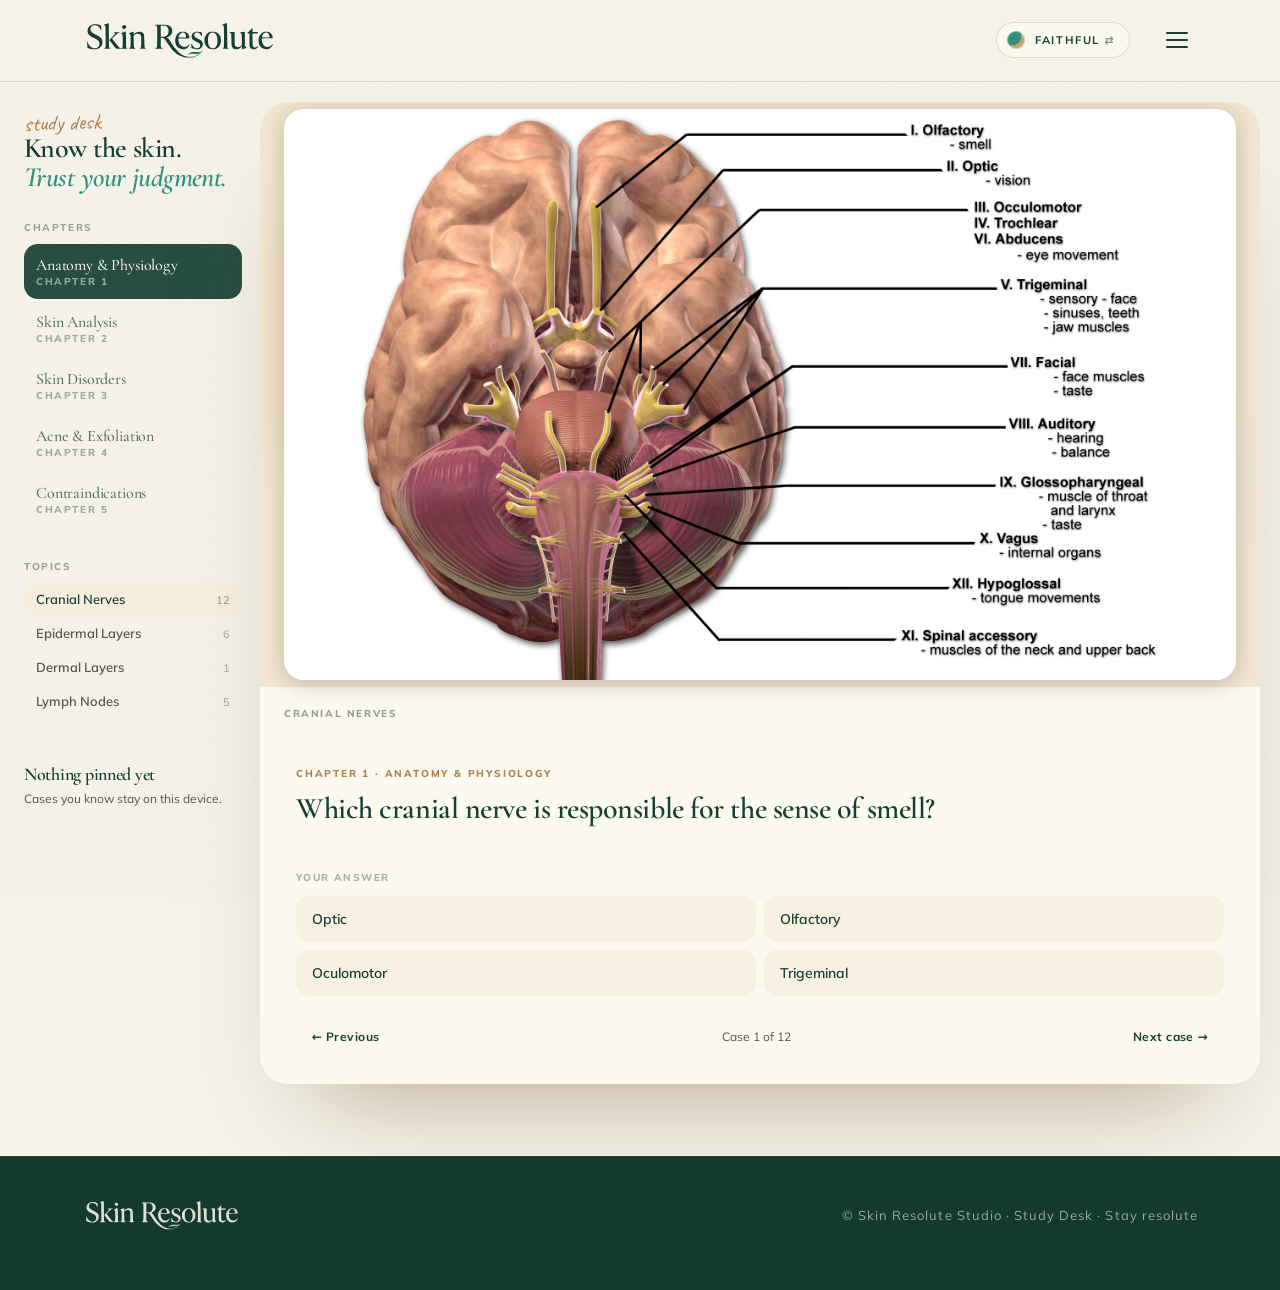
<file: study-helper-v2.html>
<!doctype html>
<html lang="en" data-mode="faithful">
<head>
<meta charset="utf-8" />
<meta name="viewport" content="width=device-width, initial-scale=1" />
<title>Study Desk — Skin Resolute</title>
<meta name="description" content="Interactive study helper for beauty therapy revision. Visual recognition, client analysis, formulation, safety red flags, and anatomy." />
<script>(function(){try{var m=localStorage.getItem('sr:mode');if(m==='playful'||m==='faithful'){document.documentElement.setAttribute('data-mode',m);}}catch(e){}})();</script>
<link rel="preconnect" href="https://fonts.googleapis.com" />
<link rel="preconnect" href="https://fonts.gstatic.com" crossorigin />
<link href="https://fonts.googleapis.com/css2?family=Cormorant+Garamond:ital,wght@0,500;0,600;0,700;1,500;1,600&family=Mulish:wght@300;400;500;600;700;800&family=Caveat:wght@600;700&family=Quicksand:wght@400;500;600;700&display=swap" rel="stylesheet" />
<link rel="stylesheet" href="theme.css" />
<style>
  .study-body{
    min-height: 100vh;
    background: var(--bg);
  }

  /* Clinic workstation: rail + case — not a course dashboard */
  .clinic{
    display: grid;
    grid-template-columns: minmax(200px, 240px) minmax(0, 1fr);
    min-height: calc(100vh - 72px);
    max-width: 1280px;
    margin: 0 auto;
    padding: 0 20px 40px;
    gap: 0;
  }

  .rail{
    padding: 28px 18px 32px 4px;
    display: flex;
    flex-direction: column;
    gap: 28px;
    position: sticky;
    top: 0;
    align-self: start;
    max-height: 100vh;
    overflow-y: auto;
  }
  .rail-kicker{
    font-family: var(--font-hand);
    font-size: 22px;
    color: var(--accent-2);
    transform: rotate(-1.5deg);
    line-height: 1;
    margin-bottom: 2px;
  }
  .rail-title{
    font-family: var(--font-display);
    font-size: 28px;
    font-weight: 600;
    letter-spacing: -.02em;
    line-height: 1.05;
    color: var(--fg);
    margin: 0;
  }
  .rail-title em{
    font-style: italic;
    color: var(--accent);
    font-weight: 600;
  }

  .station-list{
    display: flex;
    flex-direction: column;
    gap: 2px;
  }
  .station-label{
    font-size: 10px;
    font-weight: 800;
    letter-spacing: .16em;
    text-transform: uppercase;
    color: color-mix(in srgb, var(--fg) 42%, transparent);
    margin-bottom: 8px;
    font-family: var(--font-body-active);
  }
  .station{
    display: block;
    width: 100%;
    text-align: left;
    border: 0;
    background: transparent;
    padding: 10px 12px;
    border-radius: 14px;
    cursor: pointer;
    color: color-mix(in srgb, var(--fg) 72%, transparent);
    font-family: var(--font-body-active);
    transition: background .12s ease, color .12s ease;
  }
  .station:hover{
    background: color-mix(in srgb, var(--surface) 70%, var(--bg-warm));
    color: var(--fg);
  }
  .station:focus-visible{
    outline: 2px solid var(--accent);
    outline-offset: 2px;
  }
  .station[aria-selected="true"]{
    background: color-mix(in srgb, var(--fg) 92%, transparent);
    color: var(--bg);
  }
  .station-hint{
    display: block;
    font-size: 10px;
    font-weight: 800;
    letter-spacing: .16em;
    text-transform: uppercase;
    opacity: .55;
    margin-bottom: 1px;
  }
  .station-name{
    display: block;
    margin-top: 2px;
    font-family: var(--font-display);
    font-size: 16px;
    font-weight: 500;
    letter-spacing: -.01em;
    line-height: 1.18;
  }

  .topic-block{ margin-top: 4px; }
  .topic-list{
    display: flex;
    flex-direction: column;
    gap: 1px;
  }
  .topic{
    display: flex;
    align-items: baseline;
    justify-content: space-between;
    gap: 8px;
    width: 100%;
    text-align: left;
    border: 0;
    background: transparent;
    padding: 8px 12px;
    border-radius: 12px;
    cursor: pointer;
    color: var(--muted);
    font-family: var(--font-body-active);
    font-size: 13px;
    font-weight: 600;
    line-height: 1.3;
    transition: background .12s ease, color .12s ease;
  }
  .topic:hover{ color: var(--fg); background: color-mix(in srgb, var(--surface) 55%, transparent); }
  .topic:focus-visible{
    outline: 2px solid var(--accent);
    outline-offset: 2px;
  }
  .topic[aria-current="true"]{
    color: var(--fg);
    background: color-mix(in srgb, var(--bg-warm) 55%, var(--surface));
  }
  .topic-n{
    flex-shrink: 0;
    font-size: 11px;
    font-weight: 500;
    opacity: .45;
    font-variant-numeric: tabular-nums;
  }

  .rail-foot{
    margin-top: auto;
    padding-top: 16px;
    font-size: 12px;
    color: var(--muted);
    line-height: 1.45;
  }
  .rail-foot strong{
    display: block;
    font-family: var(--font-display);
    font-size: 18px;
    font-weight: 600;
    color: var(--fg);
    letter-spacing: -.015em;
    margin-bottom: 2px;
  }
  #save-status{
    display: block;
    margin-top: 6px;
    font-size: 11px;
    color: color-mix(in srgb, var(--muted) 80%, transparent);
    min-height: 1.2em;
  }

  .stage{
    padding: 20px 0 32px;
    min-width: 0;
  }

  .case{
    background: var(--surface);
    border-radius: 28px;
    box-shadow: var(--shadow-card);
    overflow: hidden;
    display: flex;
    flex-direction: column;
  }

  .case-visual{
    position: relative;
    display: flex;
    align-items: center;
    justify-content: center;
    min-height: 420px;
    max-height: 65vh;
    padding: 24px;
    background:
      radial-gradient(ellipse 70% 55% at 35% 40%, color-mix(in srgb, var(--accent-2) 18%, transparent), transparent 70%),
      radial-gradient(ellipse 50% 45% at 70% 65%, color-mix(in srgb, var(--accent) 14%, transparent), transparent 65%),
      color-mix(in srgb, var(--bg-warm) 70%, var(--surface-2));
  }
  .case-visual img{
    width: auto;
    height: auto;
    max-width: 100%;
    max-height: 65vh;
    object-fit: contain;
    display: block;
    border-radius: 20px;
    box-shadow: 0 4px 24px color-mix(in srgb, #000 20%, transparent);
    opacity: 0;
    transition: opacity .4s ease;
  }
  .case-visual img[src]:not([src=""]){ opacity: 1; }
  .case-visual img[src=""],
  .case-visual img:not([src]){
    opacity: 0;
  }
  .case-visual-loading{
    display: none;
    position: absolute;
    inset: 0;
    background:
      linear-gradient(90deg, transparent 30%, color-mix(in srgb, var(--bg-warm) 70%, transparent) 50%, transparent 70%);
    background-size: 200% 100%;
    animation: shimmer 1.8s ease-in-out infinite;
    pointer-events: none;
  }
  @keyframes shimmer{
    0%{ background-position: 200% 0; }
    100%{ background-position: -200% 0; }
  }
  /* Shimmer element retained but disabled — local images load near-instantly,
     so a loading overlay adds noise without communicating state. */
  .case-visual-hint{
    position: absolute;
    bottom: 24px;
    left: 50%;
    transform: translateX(-50%);
    font-size: 11px;
    font-weight: 600;
    letter-spacing: .04em;
    color: color-mix(in srgb, var(--fg) 35%, transparent);
    text-align: center;
  }
  .case-tag-bar{
    padding: 10px 24px 4px;
  }

  .case-tag{
    display: inline-block;
    font-size: 10px;
    font-weight: 800;
    letter-spacing: .16em;
    text-transform: uppercase;
    color: color-mix(in srgb, var(--fg) 48%, transparent);
    font-family: var(--font-body-active);
    margin-bottom: 8px;
  }

  .case-body{
    padding: 32px 36px 28px;
    display: flex;
    flex-direction: column;
    min-width: 0;
  }
  .case-eyebrow{
    font-size: 10px;
    font-weight: 800;
    letter-spacing: .18em;
    text-transform: uppercase;
    color: var(--accent-2);
    font-family: var(--font-body-active);
    margin-bottom: 10px;
  }
  .case-body h2{
    font-family: var(--font-display);
    font-size: clamp(26px, 3vw, 34px);
    font-weight: 600;
    letter-spacing: -.025em;
    line-height: 1.08;
    margin: 0 0 12px;
    color: var(--fg);
  }
  .case-body .prompt{
    font-family: var(--font-display);
    font-size: clamp(24px, 2.8vw, 30px);
    font-weight: 600;
    letter-spacing: -.015em;
    line-height: 1.15;
    color: var(--fg);
    margin: 0 0 16px;
    max-width: 56ch;
  }

  .diff-label{
    margin-top: 28px;
    margin-bottom: 10px;
    font-size: 10px;
    font-weight: 800;
    letter-spacing: .14em;
    text-transform: uppercase;
    color: color-mix(in srgb, var(--fg) 38%, transparent);
    font-family: var(--font-body-active);
  }
  .answer-grid{
    display: grid;
    grid-template-columns: 1fr 1fr;
    gap: 8px;
  }
  .answer-opt{
    display: flex;
    justify-content: space-between;
    align-items: center;
    gap: 10px;
    padding: 14px 16px;
    border: 0;
    border-radius: 14px;
    background: color-mix(in srgb, var(--bg-warm) 45%, var(--surface));
    color: var(--fg);
    cursor: pointer;
    font-family: var(--font-body-active);
    font-size: 14px;
    font-weight: 600;
    text-align: left;
    transition: background .12s ease, transform .12s ease;
  }
  .answer-opt:hover:not(:disabled){
    background: color-mix(in srgb, var(--bg-warm) 72%, var(--surface));
    transform: translateY(-1px);
  }
  .answer-opt:disabled{ cursor: default; }
  .answer-opt:focus-visible{
    outline: 2px solid var(--accent);
    outline-offset: 2px;
  }
  .answer-opt.is-correct{
    background: color-mix(in srgb, var(--accent) 20%, var(--surface));
  }
  .answer-opt.is-wrong{
    background: color-mix(in srgb, #7e2f24 12%, var(--surface));
  }
  .answer-opt .mark{
    flex-shrink: 0;
    font-size: 10px;
    font-weight: 700;
    letter-spacing: .08em;
    text-transform: uppercase;
    opacity: .35;
  }
  .answer-opt.is-correct .mark,
  .answer-opt.is-wrong .mark{ opacity: .7; }

  .reveal{
    max-height: 0;
    opacity: 0;
    overflow: hidden;
    margin-top: 0;
    padding-top: 0;
    background: linear-gradient(180deg, color-mix(in srgb, var(--fg) 6%, transparent), transparent 1px);
    transition: max-height .35s ease, opacity .25s ease, margin-top .35s ease, padding-top .35s ease;
  }
  .reveal.is-open{
    max-height: 2000px;
    opacity: 1;
    margin-top: 22px;
    padding-top: 22px;
  }
  .reveal-cols{
    display: grid;
    grid-template-columns: 1fr 1fr;
    gap: 12px;
  }
  .clinical-box, .teacher-box{
    padding: 18px 20px;
    border-radius: 18px;
  }
  .clinical-box{
    background: color-mix(in srgb, var(--bg-warm) 28%, var(--surface));
  }
  .teacher-box{
    background:
      radial-gradient(circle at 92% 0%, color-mix(in srgb, var(--mint) 22%, transparent), transparent 50%),
      color-mix(in srgb, var(--bg-warm) 55%, var(--surface));
  }
  .clinical-box .label, .teacher-box .label{
    display: block;
    font-family: var(--font-body-active);
    font-size: 10px;
    font-weight: 800;
    letter-spacing: .16em;
    text-transform: uppercase;
    color: var(--accent-2);
    margin-bottom: 8px;
  }
  .clinical-box h3{
    font-family: var(--font-display);
    font-size: 22px;
    font-weight: 600;
    line-height: 1.1;
    letter-spacing: -.02em;
    margin: 0;
  }
  .clinical-box p{
    margin-top: 8px;
    color: var(--muted);
    font-size: 13.5px;
    line-height: 1.55;
  }
  .teacher-box p{
    margin: 0;
    font-family: var(--font-display);
    font-style: italic;
    font-size: 18px;
    line-height: 1.38;
    color: var(--fg);
  }

  .actions{
    display: flex;
    flex-wrap: wrap;
    gap: 8px;
    margin-top: 16px;
  }
  .actions button{
    display: inline-flex;
    align-items: center;
    gap: 6px;
    min-height: 42px;
    padding: 9px 18px;
    border: 0;
    border-radius: var(--radius-pill);
    background: var(--fg);
    color: var(--bg);
    font-family: var(--font-body-active);
    font-size: 11px;
    font-weight: 800;
    letter-spacing: .08em;
    text-transform: uppercase;
    cursor: pointer;
    transition: background .12s ease, transform .12s ease;
  }
  .actions button:hover:not(:disabled){ background: var(--accent); transform: translateY(-1px); }
  .actions button:focus-visible{
    outline: 2px solid var(--accent);
    outline-offset: 2px;
  }
  .actions button:disabled{
    cursor: default;
    opacity: .72;
    transform: none;
  }
  .actions .ghost{
    background: color-mix(in srgb, var(--bg-warm) 50%, var(--surface));
    color: var(--fg);
  }
  .actions .ghost:hover{ background: color-mix(in srgb, var(--bg-warm) 75%, var(--surface)); }
  .actions button.is-known{
    background: color-mix(in srgb, var(--accent) 28%, var(--surface));
    color: var(--fg);
  }
  .actions svg{ width: 14px; height: 14px; }

  .case-nav{
    display: flex;
    align-items: center;
    justify-content: space-between;
    gap: 12px;
    margin-top: auto;
    padding-top: 20px;
  }
  .case-nav-meta{
    font-size: 12px;
    color: var(--muted);
    font-variant-numeric: tabular-nums;
  }
  .case-nav button{
    min-height: 40px;
    padding: 8px 16px;
    border: 0;
    border-radius: var(--radius-pill);
    background: transparent;
    color: var(--fg);
    font-family: var(--font-body-active);
    font-size: 12px;
    font-weight: 700;
    letter-spacing: .04em;
    cursor: pointer;
  }
  .case-nav button:hover{
    background: color-mix(in srgb, var(--bg-warm) 55%, transparent);
  }
  .case-nav button:focus-visible{
    outline: 2px solid var(--accent);
    outline-offset: 2px;
  }

  /* Mobile dropdowns — hidden on desktop */
  .mobile-select{
    display: none;
    width: 100%;
    padding: 10px 14px;
    border: 1px solid var(--line);
    border-radius: 12px;
    background: var(--surface);
    color: var(--fg);
    font-family: var(--font-body-active);
    font-size: 14px;
    font-weight: 600;
    cursor: pointer;
    -webkit-appearance: none;
    appearance: none;
    background-image: url("data:image/svg+xml,%3Csvg xmlns='http://www.w3.org/2000/svg' width='12' height='12' viewBox='0 0 12 12'%3E%3Cpath fill='%23888' d='M6 9.5 1.5 4.5h9Z'/%3E%3C/svg%3E");
    background-repeat: no-repeat;
    background-position: right 12px center;
    background-size: 12px;
  }
  .mobile-select:focus-visible{
    outline: 2px solid var(--accent);
    outline-offset: 2px;
  }

  @media (prefers-reduced-motion: reduce){
    *, *::before, *::after{
      transition-duration: 0.01ms !important;
      animation-duration: 0.01ms !important;
      animation-iteration-count: 1 !important;
    }
  }

  @media (max-width: 900px){
    .clinic{
      grid-template-columns: 1fr;
      padding: 0 16px 32px;
    }
    .rail{
      position: static;
      max-height: none;
      padding: 14px 0 6px;
      gap: 8px;
    }
    .rail-head{ margin-bottom: 0; }
    .rail-kicker{ font-size: 16px; }
    .rail-title{ font-size: 20px; }
    .rail-title br{ display: none; }
    /* Mobile dropdowns */
    .mobile-select{ display: block; }
    .station-list{ display: none; }
    .topic-list{ display: none; }
    .rail-head + div .station-label{ display: none; }
    .station-label{ margin-bottom: 6px; font-size: 10px; }
    .topic-block{
      margin-top: 4px;
      padding-top: 0;
      border-top: 0;
    }
    #topic-select{ margin-top: 4px; }
    .rail-foot{ display: none; }
    .stage{ padding: 12px 0 24px; }
    .case{
      grid-template-columns: 1fr;
      min-height: 0;
      border-radius: 22px;
    }
    .case-visual{ min-height: 180px; padding: 16px; }
    .case-tag-bar{ padding: 8px 20px 2px; }
    .case-body{ padding: 22px 20px 20px; }
    .answer-grid{ grid-template-columns: 1fr; }
    .reveal-cols{ grid-template-columns: 1fr; }
  }
  @media (max-width: 620px){
    .clinic{ padding: 0 12px 24px; }
    .rail{ padding: 10px 0 4px; gap: 6px; }
    .mobile-select{ padding: 8px 12px; font-size: 13px; }
    .station{ padding: 6px 10px; font-size: 11px; }
    .station-label{ font-size: 9px; }
    .topic{ padding: 8px 10px; font-size: 12px; }
    .topic-n{ font-size: 10px; }
    .case{ border-radius: 18px; }
    .case-visual{ min-height: 140px; padding: 12px; }
    .case-body{ padding: 16px 14px 14px; }
    .case-body h2{ font-size: 24px; }
    .answer-opt{ padding: 12px 14px; font-size: 13px; }
    .reveal-cols{ gap: 8px; }
    .clinical-box, .teacher-box{ padding: 14px 16px; }
  }
</style>
</head>
<body class="study-body">
<a class="skip-link" href="#desk">Skip to study desk</a>

<header class="top" data-od-id="top-bar">
  <div class="top-row">
    <a href="index.html" class="brand" id="nav-brand" aria-label="Skin Resolute home"></a>
    <nav class="links" aria-label="Primary">
      <a href="acne-awareness.html">Acne Series</a>
      <a href="skin-types.html">Skin Types</a>
      <a href="bare-face-method.html">Bare-Face</a>
      <a href="study-helper-v2.html" class="active">Study Desk</a>
      <a href="reference.html">Reference</a>
      <a href="voice.html">Voice</a>
      <a href="uv-index.html">UV Index</a>
      <button type="button" class="mode-toggle" data-od-id="mode-toggle" aria-label="Reading in Faithful mode. Tap to switch.">
        <span class="swatch" aria-hidden="true"></span>
        <span class="label"></span>
      </button>
      <button type="button" class="nav-toggle" aria-label="Toggle menu" aria-expanded="false">
        <span class="bar" aria-hidden="true"></span>
      </button>
    </nav>
  </div>
</header>

<main id="main">
  <div class="clinic" id="desk" data-od-id="clinic-desk">
    <aside class="rail" data-od-id="clinic-rail" aria-label="Study chapters">
      <div class="rail-head">
        <div class="rail-kicker">study desk</div>
        <h1 class="rail-title" data-od-id="study-title">Know the skin.<br /><em>Trust your judgment.</em></h1>
      </div>

      <div>
        <div class="station-label">Chapters</div>
        <div class="station-list" role="tablist" aria-label="Study chapters">
          <button class="station" role="tab" data-module="anatomy" aria-selected="true" data-od-id="station-anatomy">
            <span class="station-name">Anatomy &amp; Physiology</span>
            <span class="station-hint">Chapter 1</span>
          </button>
          <button class="station" role="tab" data-module="analyze" aria-selected="false" data-od-id="station-analyze">
            <span class="station-name">Skin Analysis</span>
            <span class="station-hint">Chapter 2</span>
          </button>
          <button class="station" role="tab" data-module="identify" aria-selected="false" data-od-id="station-identify">
            <span class="station-name">Skin Disorders</span>
            <span class="station-hint">Chapter 3</span>
          </button>
          <button class="station" role="tab" data-module="prescribe" aria-selected="false" data-od-id="station-prescribe">
            <span class="station-name">Acne &amp; Exfoliation</span>
            <span class="station-hint">Chapter 4</span>
          </button>
          <button class="station" role="tab" data-module="safety" aria-selected="false" data-od-id="station-safety">
            <span class="station-name">Contraindications</span>
            <span class="station-hint">Chapter 5</span>
          </button>
        </div>
        <select id="station-select" class="mobile-select" aria-label="Select chapter">
          <option value="anatomy">Ch 1 · Anatomy &amp; Physiology</option>
          <option value="analyze">Ch 2 · Skin Analysis</option>
          <option value="identify">Ch 3 · Skin Disorders</option>
          <option value="prescribe">Ch 4 · Acne &amp; Exfoliation</option>
          <option value="safety">Ch 5 · Contraindications</option>
        </select>
      </div>

      <div class="topic-block">
        <div class="station-label">Topics</div>
        <select id="topic-select" class="mobile-select" aria-label="Select topic"></select>
        <div class="topic-list" id="cat-list" data-od-id="topic-list"></div>
      </div>

      <div class="rail-foot" data-od-id="rail-foot">
        <strong id="known-count">Nothing pinned yet</strong>
        <span id="known-blurb">Cases you know stay on this device.</span>
        <span id="save-status"></span>
      </div>
    </aside>

    <section class="stage" data-od-id="case-stage" aria-label="Current case">
      <article class="case" id="practice-card" data-od-id="practice-card">
        <div class="case-visual" data-od-id="case-visual">
          <img id="case-image" src="" alt="" onerror="this.style.display='none';var h=document.querySelector('.case-visual-hint');if(h)h.style.display='block';" />
          <div class="case-visual-loading" aria-hidden="true"></div>
          <div class="case-visual-hint">Reference image unavailable</div>
        </div>
        <div class="case-tag-bar">
          <span class="case-tag" id="card-category">Grades of Acne</span>
        </div>
        <div class="case-body">
          <span class="case-eyebrow" id="case-station">Chapter 1 · Anatomy &amp; Physiology</span>
          <p class="prompt" id="card-prompt"></p>

          <div class="diff-label">Your answer</div>
          <div class="answer-grid" id="answer-grid" data-od-id="answer-grid"></div>

          <div class="reveal" id="reveal-panel" data-od-id="reveal-panel">
            <div class="reveal-cols">
              <div class="clinical-box">
                <span class="label">Textbook</span>
                <h3 id="clinical-title">—</h3>
                <p id="clinical-text">Choose an answer to open the notes.</p>
              </div>
              <div class="teacher-box">
                <span class="label">Teacher's take</span>
                <p id="teacher-text">The caring explanation appears here.</p>
              </div>
            </div>
            <div class="actions">
              <button type="button" id="speak-btn" data-od-id="speak-btn">
                <svg viewBox="0 0 24 24" fill="none" stroke="currentColor" stroke-width="2" stroke-linecap="round" stroke-linejoin="round" aria-hidden="true"><path d="M11 5 6 9H3v6h3l5 4V5Z"/><path d="M15.5 8.5a5 5 0 0 1 0 7"/><path d="M18.5 5.5a9 9 0 0 1 0 13"/></svg>
                Read aloud
              </button>
              <button class="ghost" type="button" id="master-btn" data-od-id="master-btn">I know this</button>
            </div>
          </div>

          <div class="case-nav">
            <button type="button" id="prev-btn" data-od-id="prev-btn">← Previous</button>
            <span class="case-nav-meta" id="case-meta">Case 1</span>
            <button type="button" id="next-btn" data-od-id="next-btn">Next case →</button>
          </div>
        </div>
      </article>
    </section>
  </div>
</main>

<footer class="foot" data-od-id="footer">
  <div class="wrap foot-row">
    <span class="brand" id="foot-brand" aria-label="Skin Resolute"></span>
    <span class="copy">&copy; Skin Resolute Studio &middot; Study Desk &middot; Stay resolute</span>
  </div>
</footer>

<script src="logo.js"></script>
<script src="theme.js"></script>
<script>
(function(){
  if (!window.SkinResoluteLogo) return;
  var nav = document.getElementById('nav-brand');
  var foot = document.getElementById('foot-brand');
  if (nav) nav.innerHTML = window.SkinResoluteLogo({ variant: 'primary', id: 'lg_nav' });
  if (foot) foot.innerHTML = window.SkinResoluteLogo({ variant: 'cream', id: 'lg_foot' });
})();
</script>

<script>
(function(){
  var STORE = 'sr:study-v2';

  var IMAGES = {
    g1:'study-images/g1-comedonal.jpg', g2:'study-images/g2-closed-comedones.jpg',
    g3:'study-images/g3-papulopustular.jpg', g4:'study-images/g4-nodulocystic.jpg',
    seb:'study-images/seb-seborrhoea.jpg', mil:'study-images/mil-milia.jpg',
    acnev:'study-images/acnev-acne-vulgaris.jpg', steatoma:'study-images/steatoma-cyst.jpg',
    asteatosis:'study-images/ast-xerosis.jpg',
    hyperh:'study-images/hyperhyperhidrosis.jpg', brom:'study-images/brom-hyperhidrosis.jpg',
    miliar:'study-images/miliar-miliaria.jpg',
    acd:'study-images/acd-allergic-contact-dermatitis.jpg', icd:'study-images/icd-irritant-cd.jpg',
    atopic:'study-images/atopic-atopic-dermatitis.jpg', urt:'study-images/urt-urticaria.jpg',
    chlo:'study-images/chlo-melasma.jpg', lent:'study-images/lent-lentigo.jpg',
    vit:'study-images/vit-vitiligo.jpg', ephelides:'study-images/ephelides-freckles.jpg',
    hyperpig:'study-images/hyperpig-pih.jpg', kel:'study-images/kel-keloid.jpg',
    dpn:'study-images/dpn-dermatosis-papulosa-nigra.jpg',
    tel:'study-images/tel-telangiectasia.jpg', spider:'study-images/spider-spider-naevus.jpg',
    cherry:'study-images/cherry-cherry-angioma.jpg', pws:'study-images/pws-port-wine-stain.jpg',
    psor:'study-images/psor-psoriasis.jpg', kp:'study-images/kp-keratosis-pilaris.jpg',
    dandruff:'study-images/dandruff-sebderm-scalp.jpg',
    bcc:'study-images/bcc-basal-cell.jpg', scc:'study-images/scc-squamous-cell.jpg',
    melanoma:'study-images/melanoma-malignant.jpg', solar:'study-images/solar-ak.jpg',

    // Skin Type identification (DermNet NZ clinical photos)
    alip:'study-images/type-dry-1.jpg',
    oily:'study-images/seb-seborrhoea.jpg',
    combo:'study-images/seb-seborrhoea.jpg',
    sens:'study-images/tel-telangiectasia.jpg',
    mature:'study-images/lent-lentigo.jpg',

    // Fitzpatrick scale (DermNet NZ + Healthline/Getty)
    fp1:'study-images/fitz-type1.jpg',
    fp2:'study-images/fitz-type2.jpg',
    fp3:'study-images/fitz-type3.jpg',
    fp4:'study-images/fitz-type4.jpg',
    fp5:'study-images/fitz-type5.jpg',
    fp6:'study-images/fitz-type6.jpg',

    // Anatomy diagrams (Wikimedia Commons, public domain / CC-BY-SA)
    cn1:'study-images/anat-cranial-nerves-2.png', cn2:'study-images/anat-cranial-nerves-2.png',
    cn3:'study-images/anat-cranial-nerves-2.png', cn4:'study-images/anat-cranial-nerves-2.png',
    cn5:'study-images/anat-cranial-nerves-2.png', cn6:'study-images/anat-cranial-nerves-2.png',
    cn7:'study-images/anat-cranial-nerves-2.png', cn8:'study-images/anat-cranial-nerves-2.png',
    cn9:'study-images/anat-cranial-nerves-2.png', cn10:'study-images/anat-cranial-nerves-2.png',
    cn11:'study-images/anat-cranial-nerves-2.png', cn12:'study-images/anat-cranial-nerves-2.png',
    corneum:'study-images/anat-epidermal-layers.png', lucidum:'study-images/anat-epidermal-layers.png',
    granulosum:'study-images/anat-epidermal-layers.png', spinosum:'study-images/anat-epidermal-layers.png',
    germ:'study-images/anat-epidermal-layers.png', disjunctivum:'study-images/anat-epidermal-layers.png',
    dermal:'study-images/anat-dermal-layers.png',
    submand:'study-images/anat-lymph-nodes.png', parotid:'study-images/anat-lymph-nodes.png',
    submental:'study-images/anat-lymph-nodes.png', occipital:'study-images/anat-lymph-nodes.png',
    cervical:'study-images/anat-lymph-nodes.png'
  };

  var DERMNET_LINKS = {
    g1:'https://dermnetnz.org/topics/comedonal-acne',
    g2:'https://dermnetnz.org/topics/comedonal-acne',
    g3:'https://dermnetnz.org/topics/acne-vulgaris',
    g4:'https://dermnetnz.org/topics/nodulocystic-acne',
    seb:'https://dermnetnz.org/topics/seborrhoea',
    mil:'https://dermnetnz.org/topics/milium',
    acnev:'https://dermnetnz.org/topics/acne-vulgaris',
    steatoma:'https://dermnetnz.org/topics/steatoma',
    asteatosis:'https://dermnetnz.org/topics/xerosis',
    hyperh:'https://dermnetnz.org/topics/hyperhidrosis',
    brom:'https://dermnetnz.org/topics/bromhidrosis',
    miliar:'https://dermnetnz.org/topics/miliaria',
    acd:'https://dermnetnz.org/topics/allergic-contact-dermatitis',
    icd:'https://dermnetnz.org/topics/irritant-contact-dermatitis',
    atopic:'https://dermnetnz.org/topics/atopic-dermatitis',
    urt:'https://dermnetnz.org/topics/urticaria',
    chlo:'https://dermnetnz.org/topics/melasma',
    lent:'https://dermnetnz.org/topics/lentigo',
    vit:'https://dermnetnz.org/topics/vitiligo',
    ephelides:'https://dermnetnz.org/topics/ephelis',
    hyperpig:'https://dermnetnz.org/topics/postinflammatory-hyperpigmentation',
    kel:'https://dermnetnz.org/topics/keloid',
    dpn:'https://dermnetnz.org/topics/dermatosis-papulosa-nigra',
    tel:'https://dermnetnz.org/topics/telangiectasia',
    spider:'https://dermnetnz.org/topics/spider-naevus',
    cherry:'https://dermnetnz.org/topics/cherry-angioma',
    pws:'https://dermnetnz.org/topics/port-wine-stain',
    psor:'https://dermnetnz.org/topics/psoriasis',
    kp:'https://dermnetnz.org/topics/keratosis-pilaris',
    dandruff:'https://dermnetnz.org/topics/seborrhoeic-dermatitis',
    bcc:'https://dermnetnz.org/topics/basal-cell-carcinoma',
    scc:'https://dermnetnz.org/topics/squamous-cell-carcinoma',
    melanoma:'https://dermnetnz.org/topics/melanoma',
    solar:'https://dermnetnz.org/topics/actinic-keratosis'
  };

  var DATA = {
    identify: {
      label: 'Skin Disorders',
      categories: {
        'Sebaceous Gland Disorders': [
          { id:'seb', prompt:'Which condition makes the skin extremely oily and shiny, as if the oil glands are working overtime?',
            options:['Milia','Seborrhoea','Acne Vulgaris','Steatoma'], answer:'Seborrhoea',
            clinical:'A condition of extreme oiliness caused by over-activity of the sebaceous gland, making the skin appear oily and shiny.',
            teacher:'The skin\'s oil factories are working overtime! The face looks shiny very quickly, like a slick mirror.' },
          { id:'mil', prompt:'Which condition presents as small, round, hard, bright white lesions just beneath the surface, often around the delicate eye area?',
            options:['Seborrhoea','Milia','Acne Vulgaris','Steatoma'], answer:'Milia',
            clinical:'Small, round, hard, bright white lesions caused by an accumulation of keratin and fatty substances within the sebaceous duct.',
            teacher:'Like tiny, hard seeds trapped just beneath the surface. You\'ll often see these around the delicate eye area when a client uses creams that are too heavy.' },
          { id:'acnev', prompt:'Which condition is a chronic inflammatory disorder of the pilo-sebaceous unit with comedones, papules, nodules, and sometimes cysts?',
            options:['Seborrhoea','Milia','Acne Vulgaris','Steatoma'], answer:'Acne Vulgaris',
            clinical:'A chronic inflammatory disorder of the pilo-sebaceous unit characterized by comedones, papules, nodules, and sometimes cysts.',
            teacher:'This is the clinical name for common acne. It is an inflammatory cycle in the pore that needs consistent management, not harsh scrubbing.' },
          { id:'steatoma', prompt:'Which condition presents as a raised, round, moveable lump under the skin with a small central opening, feeling firm and filled with a cheesy substance?',
            options:['Milia','Steatoma','Acne Vulgaris','Asteatosis'], answer:'Steatoma',
            clinical:'A benign sebaceous cyst formed by an accumulation of sebum and keratin in a blocked sebaceous duct. It has a small central punctum.',
            teacher:'A little capsule of hardened sebum under the skin. It feels like a smooth, firm pea and always has that tiny dark dot on top — the blocked pore opening.' },
          { id:'asteatosis', prompt:'Which condition presents with dry, rough, flaky skin that is thin, cracked, tight, and uncomfortable?',
            options:['Asteatosis','Seborrhoea','Milia','Acne Vulgaris'], answer:'Asteatosis',
            clinical:'A condition of dry, rough, scaly skin caused by reduced secretion of sebum. The skin appears thin, dry, and may crack.',
            teacher:'The opposite of seborrhoea — the oil glands are barely producing anything. The skin is thirsty and tight, like a dry riverbed.' }
        ],
        'Sudoriferous Gland Disorders': [
          { id:'hyperh', prompt:'Which condition causes excessive sweating in response to heat or general body weakness?',
            options:['Hyperhidrosis','Bromhidrosis','Anhidrosis','Miliaria Rubra'], answer:'Hyperhidrosis',
            clinical:'Excessive sweating caused by heat or general body weakness.',
            teacher:'The sweat glands are in overdrive. It can be embarrassing for the client, but it is manageable with the right approach.' },
          { id:'brom', prompt:'Which condition is characterised by foul-smelling perspiration, especially noticeable in the armpits or feet?',
            options:['Hyperhidrosis','Bromhidrosis','Anhidrosis','Miliaria Rubra'], answer:'Bromhidrosis',
            clinical:'Foul-smelling perspiration, usually noticeable in the armpits or on the feet.',
            teacher:'This is sweat that has a strong odour because bacteria are breaking it down on the skin surface. Hygiene and antibacterial products help.' },
          { id:'anhid', prompt:'Which condition presents as a marked deficiency in perspiration, often following fever or skin disease?',
            options:['Hyperhidrosis','Bromhidrosis','Anhidrosis','Miliaria Rubra'], answer:'Anhidrosis',
            clinical:'A deficiency in perspiration, often a result of fever or certain skin diseases.',
            teacher:'The sweat glands are barely working. The skin cannot cool itself properly, so be mindful of overheating during treatments.' },
          { id:'miliar', prompt:'Which condition features small red vesicles accompanied by burning and itching?',
            options:['Hyperhidrosis','Bromhidrosis','Anhidrosis','Miliaria Rubra'], answer:'Miliaria Rubra',
            clinical:'An acute inflammatory disorder characterized by the eruption of small red vesicles accompanied by burning, itching skin.',
            teacher:'Commonly called prickly heat. The sweat ducts are blocked and sweat is trapped under the skin, causing that prickly, irritated feeling.' }
        ],
        'Allergic Skin Conditions': [
          { id:'acd', prompt:'Which condition causes skin to become itchy and irritated after exposure to fragrance, nickel, latex, or another specific trigger?',
            options:['Irritant Contact Dermatitis','Allergic Contact Dermatitis','Atopic Dermatitis','Urticaria'], answer:'Allergic Contact Dermatitis',
            clinical:'An immune reaction triggered after the skin is exposed to a specific foreign substance, releasing inflammatory chemicals that cause itchy, irritated skin.',
            teacher:'The skin is throwing a fiery little tantrum because it touched something it hates — maybe a harsh fragrance or nickel in jewellery. It\'s itchy and unhappy.' },
          { id:'icd', prompt:'Which condition shows dry, scaly patches with burning or stinging after exposure to harsh soaps or detergents?',
            options:['Irritant Contact Dermatitis','Allergic Contact Dermatitis','Atopic Dermatitis','Urticaria'], answer:'Irritant Contact Dermatitis',
            clinical:'Direct injury to the skin caused by harsh, toxic materials like strong soaps or detergents, resulting in dry, scaly patches and burning.',
            teacher:'This is not an allergy — it is direct damage. The skin barrier is stripped by something harsh, like a strong detergent.' },
          { id:'atopic', prompt:'Which condition presents as chronically dry, itchy, inflamed skin that appears red on lighter skin and brown or grey on darker skin?',
            options:['Irritant Contact Dermatitis','Allergic Contact Dermatitis','Atopic Dermatitis','Urticaria'], answer:'Atopic Dermatitis',
            clinical:'A chronic condition causing dry, itchy, inflamed skin. In lighter skin it appears red; in darker skin it may appear brown, purple, or grey.',
            teacher:'This skin is chronically thirsty and perfectly miserable. The protective barrier is weak, so moisture escapes and irritants sneak in.' },
          { id:'urt', prompt:'Which condition presents as raised, itchy welts that appear suddenly and may be triggered by pressure, cold, or heat?',
            options:['Irritant Contact Dermatitis','Allergic Contact Dermatitis','Atopic Dermatitis','Urticaria'], answer:'Urticaria',
            clinical:'Raised, itchy welts that appear suddenly, often triggered by pressure, cold, heat, or sun exposure.',
            teacher:'Commonly called hives. These welts come and go quickly — they are a histamine reaction, not a skin disease.' }
        ],
        'Pigmentary Disorders': [
          { id:'chlo', prompt:'Which condition presents as yellowish to brownish patches on the forehead, cheeks, and chin?',
            options:['Chloasma','Lentigo','Vitiligo','Albinism'], answer:'Chloasma',
            clinical:'Often called the "Mask of Pregnancy" — yellowish to brownish pigmented areas covering the forehead, cheeks, and chin, aggravated by sun exposure.',
            teacher:'We often call this the \'pregnancy mask.\' It is like a watercolour painting of brown patches that bloom on the face when hormones and sunshine mix.' },
          { id:'lent', prompt:'Which condition appears as small yellowish to brownish spots that are more scattered than freckles?',
            options:['Chloasma','Lentigo','Vitiligo','Albinism'], answer:'Lentigo',
            clinical:'Small, yellowish to brownish spots that are more scattered than freckles; can undergo malignant changes if they turn blue-grey.',
            teacher:'These are like permanent freckles that do not fade in winter. The ones that change colour need a doctor\'s check.' },
          { id:'vit', prompt:'Which condition causes abrupt, well-defined white patches that appear symmetrically on both sides of the body?',
            options:['Chloasma','Lentigo','Vitiligo','Albinism'], answer:'Vitiligo',
            clinical:'An abrupt loss of pigment caused by the destruction of melanocytes, resulting in non-scaly white patches that are often bilateral and symmetrical.',
            teacher:'The little cells that paint the skin with colour have simply retired in certain spots, leaving behind beautiful, perfectly clear white patches.' },
          { id:'alb', prompt:'Which condition is characterised by a total absence of pigment in the hair, eyes, and skin since birth?',
            options:['Chloasma','Lentigo','Vitiligo','Albinism'], answer:'Albinism',
            clinical:'A genetically predisposed condition where melanocytes are unable to form pigment, resulting in a total absence of pigment in the hair, eyes, and skin.',
            teacher:'This is a genetic condition, not a disease. The skin has no melanin at all, so sun protection is absolutely critical every single day.' },
          { id:'ephelides', prompt:'Which condition presents as small, flat, brownish spots on sun-exposed areas like the nose and cheeks that darken in summer and fade in winter?',
            options:['Chloasma','Lentigo','Ephelides','Vitiligo'], answer:'Ephelides',
            clinical:'Small, flat, brownish spots caused by increased melanin production in response to UV exposure. They darken in sunlight and fade in winter.',
            teacher:'Common freckles — the skin\'s kiss from the sun. Unlike lentigo, these fade when the sun goes away. They are completely harmless.' }
        ],
        'Ethnic Skin Pigmentation': [
          { id:'hyperpig', prompt:'Which condition causes darkened areas to develop easily on the skin after any injury, burn, cut, or inflammation?',
            options:['Dermatosis Papulosa Nigra','Hyperpigmentation','Keloids','Lentigo'], answer:'Hyperpigmentation',
            clinical:'Darkened areas that develop easily after any injury, burn, cut, or inflammation in ethnic skin.',
            teacher:'Darker skin remembers every injury. Any inflammation can leave a dark mark that takes months to fade, so treat gently.' },
          { id:'kel', prompt:'Which condition presents as raised, smooth, elongated growths at the site of a healed scar?',
            options:['Dermatosis Papulosa Nigra','Hyperpigmentation','Keloids','Lentigo'], answer:'Keloids',
            clinical:'Overgrowth of connective tissue at the site of a scar, appearing as elongated growths. Secondary keloids are common after injury in dark skin.',
            teacher:'When darker skin tries to heal a cut or acne, sometimes it is an overachiever. It builds up too much healing tissue, creating a raised, smooth bump.' },
          { id:'dpn', prompt:'Which condition presents as small, firm, smooth hyper-pigmented papules mainly on the face?',
            options:['Dermatosis Papulosa Nigra','Hyperpigmentation','Keloids','Lentigo'], answer:'Dermatosis Papulosa Nigra',
            clinical:'Small, firm, smooth hyper-pigmented papules found mainly in ethnic skins.',
            teacher:'Think of these as tiny, harmless skin tags that are common in darker skin tones. They are not dangerous, but clients may want them removed for cosmetic reasons.' }
        ],
        'Vascular Disorders': [
          { id:'tel', prompt:'Which condition presents as permanently dilated capillaries that appear web-like on the face, especially the cheeks and nose?',
            options:['Telangiectasia','Spider Naevus','Cherry Angioma','Port Wine Stain'], answer:'Telangiectasia',
            clinical:'A group of permanently dilated superficial capillaries that appear web-like, common on the face, upper cheeks, nose, and legs.',
            teacher:'These are broken capillaries that have stretched open and cannot close back up. They are often caused by genetics, sun damage, or harsh scrubbing.' },
          { id:'spider', prompt:'Which condition presents as a central bright red spot with radiating smaller capillaries resembling spider legs?',
            options:['Telangiectasia','Spider Naevus','Cherry Angioma','Port Wine Stain'], answer:'Spider Naevus',
            clinical:'A central bright red spot or vessel surrounded by radiating smaller capillaries resembling the legs of a spider.',
            teacher:'This is a small cluster of blood vessels that looks like a tiny red spider. It is harmless but can be treated with IPL or laser.' },
          { id:'cherry', prompt:'Which condition presents as small, round, red-to-purple domes that may bleed if injured?',
            options:['Telangiectasia','Spider Naevus','Cherry Angioma','Port Wine Stain'], answer:'Cherry Angioma',
            clinical:'Small, round, red-to-purple domes of capillaries that are harmless but may bleed if injured.',
            teacher:'These little red bumps are basically a cluster of capillaries. They are completely harmless and very common after age 30.' },
          { id:'pws', prompt:'Which condition presents as a permanent scarlet or dark red stain on the skin since birth?',
            options:['Telangiectasia','Spider Naevus','Cherry Angioma','Port Wine Stain'], answer:'Port Wine Stain',
            clinical:'A permanent scarlet or dark red stain present at birth.',
            teacher:'This is a birthmark caused by dilated capillaries. It does not fade and can be treated with laser if the client chooses.' }
        ],
        'Keratinization Disorders': [
          { id:'psor', prompt:'Which condition presents as rough, red, slightly raised patches covered with silvery scales?',
            options:['Psoriasis','Keratosis Pilaris','Pityriasis Capitis','Eczema'], answer:'Psoriasis',
            clinical:'A chronic, non-infectious disease characterized by rough, red, slightly raised patches covered with silvery scales, caused by increased turnover of epidermal cells.',
            teacher:'The skin cells are multiplying too fast, building up into silvery, flaky patches. It is not contagious, but it needs gentle care and medical management.' },
          { id:'kp', prompt:'Which condition is caused by hair follicles plugged with keratin, commonly on the upper arms?',
            options:['Psoriasis','Keratosis Pilaris','Pityriasis Capitis','Eczema'], answer:'Keratosis Pilaris',
            clinical:'Clogged follicles where the hair follicle is plugged with keratin, common on the posterior aspect of the upper arm.',
            teacher:'Often called chicken skin. It is just dead skin cells plugging the hair follicles — harmless and very common.' },
          { id:'dandruff', prompt:'Which condition presents as fine, greasy scales on the scalp?',
            options:['Psoriasis','Keratosis Pilaris','Pityriasis Capitis','Eczema'], answer:'Pityriasis Capitis',
            clinical:'Fine, greasy scales on the scalp — commonly known as dandruff.',
            teacher:'Dandruff is simply the scalp shedding dead skin cells faster than normal. A good scalp care routine usually keeps it under control.' }
        ]
      }
    },
    analyze: {
      label: 'Skin Analysis',
      categories: {
        'Skin Types': [
          { id:'alip', prompt:'Which skin type presents with fine pores, no apparent oil, a thin appearance, and a matt condition prone to wrinkles?',
            options:['Alipidic dry skin','Oily skin','Combination skin','Sensitive skin'], answer:'Alipidic dry skin',
            clinical:'Fine pores, no apparent oil, thin appearance, matt condition, prone to wrinkles.',
            teacher:'Think of this skin like dry, delicate parchment paper. It does not make enough of its own natural lotion, so it desperately needs us to hydrate it.' },
          { id:'oily', prompt:'Which skin type has enlarged pores all over, a shiny thick appearance, and a tendency toward comedones?',
            options:['Alipidic dry skin','Oily skin','Combination skin','Sensitive skin'], answer:'Oily skin',
            clinical:'Enlarged pores all over, shiny and thick appearance, prone to comedones and other lesions.',
            teacher:'This skin is like a sturdy, shiny leather. It ages wonderfully because of all that natural oil, but it needs deep cleaning to keep those large pores from getting plugged.' },
          { id:'combo', prompt:'Which skin type has an oily T-zone with normal to dry cheeks?',
            options:['Alipidic dry skin','Oily skin','Combination skin','Sensitive skin'], answer:'Combination skin',
            clinical:'Classic T-Zone with oily forehead, nose, and chin and normal or dry cheeks.',
            teacher:'The best of both worlds, or the trickiest. The centre needs balancing while the cheeks need hydrating — two routines in one.' },
          { id:'sens', prompt:'Which skin type presents as translucent skin with a thin epidermis and a pinkish colour that reacts easily?',
            options:['Alipidic dry skin','Oily skin','Combination skin','Sensitive skin'], answer:'Sensitive skin',
            clinical:'Translucent appearance with thin epidermis and pinkish/reddish colour, easily stimulated with possible dilated capillaries.',
            teacher:'This skin is very delicate and reactive. Everything you use must be gentle, or it will let you know it is unhappy.' },
          { id:'mature', prompt:'Which skin type shows loss of muscle tone with visible jowls, thinner skin, and wrinkles?',
            options:['Alipidic dry skin','Oily skin','Combination skin','Sensitive skin','Mature skin'], answer:'Mature skin',
            clinical:'Loss of muscle tone with jowls evident, thinner skin, and visible wrinkles.',
            teacher:'This skin has lived a full life and needs extra support. Firming, hydrating, and protecting are the priorities.' }
        ],
        'Fitzpatrick Scale': [
          { id:'fp1', prompt:'Which Fitzpatrick type has red hair, blue eyes, very fair skin that burns easily and never tans?',
            options:['Type 1','Type 2','Type 3','Type 6'], answer:'Type 1',
            clinical:'Type 1: Red or blonde hair, blue/green eyes, very fair skin. Burns easily and never tans.',
            teacher:'Porcelain skin that turns red if it merely looks at the sun. They have zero natural defence against UV rays.' },
          { id:'fp2', prompt:'Which Fitzpatrick type has fair skin, light eyes, and blonde or light brown hair — burning easily but capable of a minimal tan?',
            options:['Type 1','Type 2','Type 3','Type 4'], answer:'Type 2',
            clinical:'Type 2: Fair skin, light eyes. Burns easily and severely, but can develop a very light, minimal tan.',
            teacher:'Very fair skin that catches the sun very easily. A tiny hint of color with great effort, but they still burn first.' },
          { id:'fp3', prompt:'Which Fitzpatrick type has brown hair with fair or sandy skin that burns easily but tans with difficulty?',
            options:['Type 1','Type 2','Type 3','Type 6'], answer:'Type 3',
            clinical:'Type 3: Brown hair and fair/sandy skin. Burns easily but tans with difficulty.',
            teacher:'Your classic sun-sensitive skin. A bit more pigment than Type 1, but still needs serious SPF discipline.' },
          { id:'fp4', prompt:'Which Fitzpatrick type has dark brown hair, dark eyes, olive or light brown skin that burns minimally and tans easily?',
            options:['Type 2','Type 3','Type 4','Type 5'], answer:'Type 4',
            clinical:'Type 4: Dark brown hair, dark eyes, olive/light brown skin. Burns minimally and tans easily and deeply.',
            teacher:'Olive or light brown skin that loves the sun. They rarely burn and tan easily, but can develop dark spots from aggressive peels.' },
          { id:'fp5', prompt:'Which Fitzpatrick type has dark brown to black hair, richly pigmented dark brown skin that rarely burns and tans darkly?',
            options:['Type 3','Type 4','Type 5','Type 6'], answer:'Type 5',
            clinical:'Type 5: Dark brown to black hair and eyes, dark brown skin. Rarely burns, tans darkly and easily.',
            teacher:'Richly pigmented skin that almost never burns. Their melanocytes are very reactive, so any pimple or scratch can leave a dark mark.' },
          { id:'fp6', prompt:'Which Fitzpatrick type has black hair, dark brown eyes, never burns, and the skin darkens significantly on UV exposure?',
            options:['Type 1','Type 2','Type 3','Type 6'], answer:'Type 6',
            clinical:'Type 6: Black hair and dark brown eyes. Never burns and skin darkens significantly on UV exposure.',
            teacher:'Richly pigmented skin with beautiful, built-in sun defence. They rarely burn, but they are very prone to dark spots if we are too harsh with our treatments.' }
        ]
      }
    },
    prescribe: {
      label: 'Acne & Exfoliation',
      categories: {
        'Grades of Acne': [
          { id:'g1', prompt:'Which grade of acne shows only open and closed comedones with no angry redness, swelling, pustules, or cystic inflammation?',
            options:['Grade 1 acne','Grade 2 acne','Grade 3 acne','Grade 4 acne'], answer:'Grade 1 acne',
            clinical:'The mildest grade of acne. It is non-inflamed and consists strictly of open and closed comedones.',
            teacher:'Think of this as just a few sleepy, clogged pores. There\'s no angry redness or swelling here, my dear — just blackheads and a few bumps.' },
          { id:'g2', prompt:'Which grade of acne features a face studded with closed comedones (whiteheads) that do not mature into open comedones?',
            options:['Grade 1 acne','Grade 2 acne','Grade 3 acne','Grade 4 acne'], answer:'Grade 2 acne',
            clinical:'Maturation arrest — the face is studded with closed comedones (whiteheads) that do not mature into open comedones.',
            teacher:'This is stubborn skin. The oil and dead cells are trapped under a layer of skin like tiny white pearls, and they just cannot seem to find their way out.' },
          { id:'g3', prompt:'Which grade of acne features inflamed papules and pustules alongside open and closed comedones?',
            options:['Grade 1 acne','Grade 2 acne','Grade 3 acne','Grade 4 acne'], answer:'Grade 3 acne',
            clinical:'The most common type of acne. It consists of inflamed papules and pustules along with milder comedones.',
            teacher:'This is your classic teenage breakout. You\'ll see red, angry bumps and pustules that need a very gentle, calming touch — no aggressive scrubbing.' },
          { id:'g4', prompt:'Which grade of acne features large papules, pustules, and deep cysts with severe red to purplish inflammation?',
            options:['Grade 1 acne','Grade 2 acne','Grade 3 acne','Grade 4 acne'], answer:'Grade 4 acne',
            clinical:'The most severe and potentially scarring type of acne, featuring large papules, pustules, and deep cysts with severe purplish inflammation.',
            teacher:'This is very painful, deep acne that can leave scars. We must treat this skin like fragile glass and always ask the client to see a dermatologist first.' }
        ],
        'Exfoliants for Blemish Skin': [
          { id:'ahas', prompt:'Which exfoliant dissolves the protein links between cells and is best for ageing, photo-damaged, and non-inflamed acne?',
            options:['Alpha hydroxy acid','Beta hydroxy acid','Enzyme peel','Ozone steam'], answer:'Alpha hydroxy acid',
            clinical:'Dissolves protein links between cells. Best for ageing, photo-damaged, and non-inflamed acne.',
            teacher:'These are the ungluing acids. They gently melt the glue holding dead cells to the surface, revealing fresh, glowing skin underneath. Great for sun damage.' },
          { id:'bhas', prompt:'Which exfoliant is oil-soluble, penetrating deep into the pore, making it best for oily, congested skin?',
            options:['Alpha hydroxy acid','Beta hydroxy acid','Enzyme peel','Ozone steam'], answer:'Beta hydroxy acid',
            clinical:'Oil-soluble acids suited for oily, congested skin.',
            teacher:'Unlike AHAs, BHAs are the deep-sea divers of skincare. They can swim right down into the oily pore to clean out the gunk. Salicylic acid is your best friend for acne.' },
          { id:'enzyme', prompt:'Which exfoliant uses gentle enzymatic action (from papain or bromelain) to soften comedones and prepare the skin for extraction?',
            options:['Alpha hydroxy acid','Beta hydroxy acid','Enzyme peel','Ozone steam'], answer:'Enzyme peel',
            clinical:'Derived from papain or bromelain; dissolves keratinized cells via heat and moisture. Best for softening comedones.',
            teacher:'Think of enzymes like tiny Pac-Men made from papaya and pineapple. They only eat the dead skin cells, leaving the healthy living skin completely alone. So gentle and lovely.' },
          { id:'ozone', prompt:'Which treatment provides drying, healing, and anti-bacterial effects for seborrhoeic, blemished skin?',
            options:['Alpha hydroxy acid','Beta hydroxy acid','Enzyme peel','Ozone steam'], answer:'Ozone steam',
            clinical:'Indicated for seborrhoeic, blemished skin. It has a drying, healing, and anti-bacterial effect.',
            teacher:'Ozone steam is wonderful for oily, blemished skin because it kills bacteria while drying up excess oil — a gentle way to deep clean without harsh chemicals.' }
        ],
        'Ethnic Skin Care': [
          { id:'pig_tx', prompt:'A client with ethnic skin has developed darkened areas after every minor injury or breakout. Which treatment approach is safest?',
            options:['Aggressive peels and lasers','Fading agents with gentle exfoliation','Steroid injections','Cryotherapy'], answer:'Fading agents with gentle exfoliation',
            clinical:'Hyperpigmentation in ethnic skin is treated with fading, lightening agents and gentle exfoliation. Harsh treatments worsen pigmentation.',
            teacher:'Darker skin remembers every little injury. Fading agents and gentle exfoliation help the skin gradually return to its natural colour without causing more dark spots.' },
          { id:'kel_tx', prompt:'A client healed from a facial injury but the scar tissue has grown into a raised, smooth bump. What is the primary treatment concern?',
            options:['Exfoliate aggressively','Silicone therapy and steroid injections','Extract the bump','Apply bleach cream'], answer:'Silicone therapy and steroid injections',
            clinical:'Keloids require silicone therapy, steroid injections, and no aggressive treatment of any kind on the site.',
            teacher:'Do not touch a keloid with anything aggressive. Silicone sheets and medical steroid treatments are the proper path. Our job is to be gentle and refer.' },
          { id:'dpn_tx', prompt:'A client has dozens of small raised dark bumps on their face. They would like them removed. What is the correct approach?',
            options:['Laser treatment from a dermatologist','Extract them yourself','Scrub with acids','Cover with concealer'], answer:'Laser treatment from a dermatologist',
            clinical:'Dermatosis Papulosa Nigra requires referral to a dermatologist. Do not extract or treat in a salon setting.',
            teacher:'These tiny dark bumps are harmless but stubborn. Do not try to remove them — only a dermatologist should treat DPN.' }
        ]
      }
    },
    safety: {
      label: 'Contraindications',
      categories: {
        'Skin Cancer': [
          { id:'bcc', prompt:'Which skin cancer presents as a slow-growing, pearly-edged bump that rarely spreads but can be destructive if left untreated?',
            options:['Basal Cell Carcinoma','Squamous Cell Carcinoma','Malignant Melanoma','Solar Keratosis'], answer:'Basal Cell Carcinoma',
            clinical:'The most common skin cancer. It is slow-growing, pearly-edged, and rarely metastasizes, but can be destructive if left untreated.',
            teacher:'A little pearly bump or a tiny sore that just refuses to heal. It is the least aggressive cancer, but it still needs a doctor\'s immediate attention.' },
          { id:'scc', prompt:'Which skin cancer presents as a scaly, wart-like growth with ulceration and a tendency to spread to lymph glands?',
            options:['Basal Cell Carcinoma','Squamous Cell Carcinoma','Malignant Melanoma','Solar Keratosis'], answer:'Squamous Cell Carcinoma',
            clinical:'A true invasive tumour that often appears scaly with wart-like ulceration; it tends to metastasize to lymph glands.',
            teacher:'This one is more serious than BCC. It grows faster and can spread, so any suspicious scaly growth needs a doctor immediately.' },
          { id:'melanoma', prompt:'Which skin cancer presents as a dark, irregular, changing mole that can spread throughout the body?',
            options:['Basal Cell Carcinoma','Squamous Cell Carcinoma','Malignant Melanoma','Solar Keratosis'], answer:'Malignant Melanoma',
            clinical:'A life-threatening cancer arising in any pigment-containing tissue. It can metastasize throughout the body.',
            teacher:'The most dangerous shape-shifter. If a mole is as dark as ink, has jagged edges, or is growing quickly, stop the facial and send them straight to a doctor.' },
          { id:'solar', prompt:'Which pre-cancerous lesion appears as a rough, scaly, reddish patch on sun-exposed skin that does not heal and feels like sandpaper?',
            options:['Basal Cell Carcinoma','Solar Keratosis','Squamous Cell Carcinoma','Malignant Melanoma'], answer:'Solar Keratosis',
            clinical:'A pre-cancerous lesion caused by chronic sun damage. It appears as a rough, scaly patch that can develop into SCC if untreated.',
            teacher:'Think of this as the skin\'s warning sign that too much sun has caught up. It is not cancer yet, but it can become SCC, so a doctor must see it.' }
        ],
        'Doctor Referral': [
          { id:'suspicious', prompt:'A pigmented growth is changing size, has irregular edges, and has started bleeding. What is the correct action?',
            options:['Massage around it','Refer to doctor immediately','Cover it with product','Continue as normal'], answer:'Refer to doctor immediately',
            clinical:'A growth that is bleeding, getting larger, has irregular edges, or has changed in colour or size must be referred to a doctor immediately.',
            teacher:'When a mole behaves like a shape-shifter, stop the treatment. Your best care is a fast referral.' },
          { id:'melalert', prompt:'A mole has become as dark as ink with jagged, uneven borders and is growing quickly. What is the correct action?',
            options:['Massage around it','Refer to doctor immediately','Cover it with foundation','Spot treat with acids'], answer:'Refer to doctor immediately',
            clinical:'Any suspicious mole that has changed in colour, size, or shape must be referred to a doctor immediately for assessment.',
            teacher:'This is not a time to prove skill. If a mole looks dangerous, stop everything and send them to a dermatologist.' }
        ],
        'Treatment Restrictions': [
          { id:'g34restrict', prompt:'A client presents with deep cysts, large inflamed lesions, and severe purplish inflammation. What is the correct action?',
            options:['Continue with exfoliation','Extract every lesion','Medical permission required','Use ozone steam only'], answer:'Medical permission required',
            clinical:'Grades 3 and 4 acne should not be treated without medical permission. Severe cystic inflammation can scar.',
            teacher:'This is not a place to prove skill. Pause, protect the client, and refer before you treat.' },
          { id:'impetigo', prompt:'A client has honey-coloured crusted lesions that appear to be spreading. What is the correct action?',
            options:['Cleanse gently','Refer to doctor immediately','Apply soothing mask','Extract the crusts'], answer:'Refer to doctor immediately',
            clinical:'Impetigo is a highly contagious bacterial infection with honey-coloured crusts. No salon treatment should be given.',
            teacher:'Honey-coloured crusts are a red flag for impetigo. This is highly contagious — no facial, no products, just a referral to the doctor.' },
          { id:'tinea', prompt:'A client has round, ringed lesions on the skin. What is the correct action?',
            options:['Treat with anti-inflammatory products','Refer to doctor immediately','Exfoliate the area','Apply moisturiser'], answer:'Refer to doctor immediately',
            clinical:'Tinea (ringworm) is a contagious fungal infection presenting as round ringed lesions. No salon treatment should be given.',
            teacher:'Ring-shaped lesions are ringworm until proven otherwise. This is fungal and very contagious — refer out immediately.' },
          { id:'herpes', prompt:'A client has a cluster of small, painful blisters around the mouth. What is the correct action?',
            options:['Massage the area','Refer to doctor immediately','Apply soothing mask','Pierce and clean'], answer:'Refer to doctor immediately',
            clinical:'Herpes Simplex (cold sores) is highly contagious. No salon treatment should be performed on or near the affected area.',
            teacher:'Cold sores are contagious and can spread. Do not work near them and do not touch — send them to their doctor.' },
          { id:'erythema', prompt:'Dark purple erythema appears on ethnic skin during treatment, indicating deep inflammation. What is the correct action?',
            options:['Continue with gentle pressure','Apply cooling gel','Halt treatment and refer to doctor','Switch to stronger product'], answer:'Halt treatment and refer to doctor',
            clinical:'Dark purple erythema on ethnic skin indicates deep inflammation. Salon treatment should be stopped and the client referred to a doctor.',
            teacher:'Purple discolouration on dark skin is a sign of deeper inflammation than redness would be on lighter skin. Stop and refer.' },
          { id:'fever_drugs', prompt:'The client has a fever and is currently taking strong medication. What should you do?',
            options:['Proceed with gentle treatment','Reschedule the appointment','Only work on the body','Use extra products'], answer:'Reschedule the appointment',
            clinical:'Treatment is restricted if the client has a fever, a contagious disease, or is under the influence of drugs or alcohol.',
            teacher:'A hot face does not need a facial. Fever means the body is fighting something. And drugs or alcohol change how the skin reacts — always reschedule.' }
        ]
      }
    },
    anatomy: {
      label: 'Anatomy & Physiology',
      categories: {
        'Cranial Nerves': [
          { id:'cn1', prompt:'Which cranial nerve is responsible for the sense of smell?',
            options:['Optic','Olfactory','Oculomotor','Trigeminal'], answer:'Olfactory',
            clinical:'The olfactory nerve is cranial nerve I, responsible for the sense of smell.',
            teacher:'Olfactory = smell. This tiny nerve sits right above the nose and gives us the ability to scent a rose or a client\'s perfume.' },
          { id:'cn2', prompt:'Which cranial nerve is responsible for vision?',
            options:['Olfactory','Optic','Oculomotor','Facial'], answer:'Optic',
            clinical:'The optic nerve is cranial nerve II, responsible for vision.',
            teacher:'Optic = eye. It carries visual signals from the retina to the brain. Think of it as the wire connecting the camera to the screen.' },
          { id:'cn3', prompt:'Which cranial nerve controls most of the eye\'s movement and pupil constriction?',
            options:['Optic','Trochlear','Oculomotor','Abducens'], answer:'Oculomotor',
            clinical:'The oculomotor nerve is cranial nerve III, controlling eye movement and pupil constriction.',
            teacher:'Oculomotor = eye mover. It controls the muscles that roll the eyes up, down, and around.' },
          { id:'cn5', prompt:'Which cranial nerve provides sensation to the face and controls the muscles used for chewing?',
            options:['Facial','Trigeminal','Vagus','Abducens'], answer:'Trigeminal',
            clinical:'The trigeminal nerve is cranial nerve V, providing sensation to the face and motor functions for chewing.',
            teacher:'Number five is trigeminal. Keep the count steady from Olfactory (1) through to Hypoglossal (12).' },
          { id:'cn7', prompt:'Which cranial nerve controls the muscles of facial expression?',
            options:['Trigeminal','Facial','Vagus','Glossopharyngeal'], answer:'Facial',
            clinical:'The facial nerve is cranial nerve VII, controlling muscles of facial expression.',
            teacher:'The facial nerve is seven. When a client smiles and the expression is symmetrical, that is the facial nerve at work.' },
          { id:'cn10', prompt:'Which cranial nerve has the widest distribution in the body, affecting the heart, lungs, and digestive tract?',
            options:['Accessory','Vagus','Facial','Glossopharyngeal'], answer:'Vagus',
            clinical:'The vagus nerve is cranial nerve X. It is the longest cranial nerve and the most widely distributed.',
            teacher:'Vagus = wanderer. It travels all the way from the brainstem down to the belly. It is the body\'s calming nerve.' },
          { id:'cn4', prompt:'Which cranial nerve controls the superior oblique muscle of the eye, enabling downward and inward rotation?',
            options:['Trochlear','Abducens','Oculomotor','Trigeminal'], answer:'Trochlear',
            clinical:'The trochlear nerve is cranial nerve IV, controlling the superior oblique muscle of the eye.',
            teacher:'Trochlear means pulley. It loops through a little pulley in the eye socket to help you look down at your book.' },
          { id:'cn6', prompt:'Which cranial nerve controls the lateral rectus muscle, allowing the eye to look outward?',
            options:['Trochlear','Accessory','Abducens','Facial'], answer:'Abducens',
            clinical:'The abducens nerve is cranial nerve VI, controlling the lateral rectus muscle for outward eye movement.',
            teacher:'Abducens = to abduct. It pulls the eye outward, away from the nose. Think of it as the sideways-glance nerve.' },
          { id:'cn8', prompt:'Which cranial nerve is responsible for hearing and balance?',
            options:['Facial','Vestibulocochlear','Glossopharyngeal','Vagus'], answer:'Vestibulocochlear',
            clinical:'The vestibulocochlear nerve is cranial nerve VIII, responsible for hearing and balance.',
            teacher:'This nerve has two jobs: hearing (cochlear) and balance (vestibular). When a client gets dizzy, this is the nerve at play.' },
          { id:'cn9', prompt:'Which cranial nerve controls taste on the back third of the tongue and assists with swallowing?',
            options:['Vagus','Facial','Glossopharyngeal','Accessory'], answer:'Glossopharyngeal',
            clinical:'The glossopharyngeal nerve is cranial nerve IX, controlling taste on the posterior tongue and assisting swallowing.',
            teacher:'Glossopharyngeal = tongue and throat. It helps you taste and swallow. A nerve with two very practical jobs.' },
          { id:'cn11', prompt:'Which cranial nerve controls the sternocleidomastoid and trapezius muscles of the neck and shoulders?',
            options:['Hypoglossal','Accessory','Vagus','Glossopharyngeal'], answer:'Accessory',
            clinical:'The accessory nerve is cranial nerve XI, controlling the sternocleidomastoid and trapezius muscles.',
            teacher:'The accessory nerve helps you shrug your shoulders and turn your head. Essential for massage therapists to know.' },
          { id:'cn12', prompt:'Which cranial nerve controls the muscles of the tongue?',
            options:['Vagus','Accessory','Hypoglossal','Facial'], answer:'Hypoglossal',
            clinical:'The hypoglossal nerve is cranial nerve XII, controlling the muscles of the tongue.',
            teacher:'Hypoglossal = under the tongue. Stick out your tongue — that is CN12 at work.' }
        ],
        'Epidermal Layers': [
          { id:'corneum', prompt:'Which epidermal layer is the tough, protective top layer composed of dead, flattened cells?',
            options:['Stratum Germinativum','Stratum Granulosum','Stratum Corneum','Stratum Lucidum'], answer:'Stratum Corneum',
            clinical:'The stratum corneum is the outermost layer of the epidermis, composed of dead, flattened cells.',
            teacher:'Think of it as the skin\'s shield. It is the tough, protective top layer that keeps the good stuff in and the bad stuff out.' },
          { id:'lucidum', prompt:'Which epidermal layer is thin, clear, and found only on the palms of the hands and soles of the feet?',
            options:['Stratum Germinativum','Stratum Granulosum','Stratum Lucidum','Stratum Spinosum'], answer:'Stratum Lucidum',
            clinical:'The stratum lucidum is a thin, clear layer found only on the palms and soles, providing extra protection.',
            teacher:'This is the see-through safety layer. It only exists where the body needs extra padding — the hands and feet.' },
          { id:'granulosum', prompt:'In which epidermal layer do cells begin to flatten and fill with keratin granules?',
            options:['Stratum Germinativum','Stratum Granulosum','Stratum Lucidum','Stratum Spinosum'], answer:'Stratum Granulosum',
            clinical:'The stratum granulosum is where cells start to flatten and accumulate keratin granules as they move upward.',
            teacher:'Think of this as the transformation zone. Cells are packing their bags with keratin before heading to the surface.' },
          { id:'spinosum', prompt:'Which epidermal layer is also called the prickle cell layer because of its spiny appearance?',
            options:['Stratum Germinativum','Stratum Granulosum','Stratum Spinosum','Stratum Disjunctivum'], answer:'Stratum Spinosum',
            clinical:'The stratum spinosum, or prickle cell layer, sits above the germinativum and provides strength to the epidermis.',
            teacher:'Called the prickle layer because under a microscope the cells look like they have tiny spikes hugging each other.' },
          { id:'disjunctivum', prompt:'Which is the very outermost part of the epidermis where cells are loose and shedding?',
            options:['Stratum Corneum','Stratum Disjunctivum','Stratum Lucidum','Stratum Granulosum'], answer:'Stratum Disjunctivum',
            clinical:'The stratum disjunctivum is the loosest, outermost part of the stratum corneum where cells are shed.',
            teacher:'This is the flaky, shedding part of the surface. Cells are saying goodbye and floating away as we move through the day.' },
          { id:'germ', prompt:'Which is the deepest layer of the epidermis, where new skin cells are produced?',
            options:['Stratum Germinativum','Stratum Granulosum','Stratum Corneum','Stratum Spinosum'], answer:'Stratum Germinativum',
            clinical:'The stratum germinativum is the deepest epidermal layer where new skin cells are produced.',
            teacher:'This is the basement level where brand new skin cells are born. They will slowly travel up to the surface over several weeks.' }
        ],
        'Dermal Layers': [
          { id:'dermal', prompt:'The dermis has two layers. Which one is superficial and which is deep?',
            options:['Reticular superficial, Papillary deep','Papillary superficial, Reticular deep','Both are the same','Epidermis has two layers'], answer:'Papillary superficial, Reticular deep',
            clinical:'The papillary layer is the superficial layer of the dermis; the reticular layer is the deeper layer.',
            teacher:'Papillary is the top, light touch layer of the dermis. Reticular is the deep, tough layer that gives the skin its strength.' }
        ],
        'Lymph Nodes': [
          { id:'submand', prompt:'Which lymph node is located under the jaw?',
            options:['Parotid','Submandibular','Occipital','Cervical'], answer:'Submandibular',
            clinical:'The submandibular lymph nodes sit under the mandible and drain the chin, lower lip, and cheeks.',
            teacher:'Submandibular means under the mandible. They drain the chin, lower lip, and cheeks.' },
          { id:'parotid', prompt:'Which lymph node sits in front of the ear?',
            options:['Submandibular','Occipital','Parotid','Cervical'], answer:'Parotid',
            clinical:'The parotid lymph nodes are located in front of the ear, near the parotid gland.',
            teacher:'Parotid = near the ear. They drain the scalp, face, and ear area.' },
          { id:'submental', prompt:'Which lymph node is located directly under the chin at the midline?',
            options:['Parotid','Submandibular','Submental','Cervical'], answer:'Submental',
            clinical:'The submental lymph nodes sit under the chin in the midline and drain the central lower lip and tip of the tongue.',
            teacher:'Submental = under the chin. They are the very tip of the body\'s drainage system for the lower face.' },
          { id:'occipital', prompt:'Which lymph node is located at the back of the head?',
            options:['Parotid','Occipital','Submandibular','Cervical'], answer:'Occipital',
            clinical:'The occipital lymph nodes are located at the back of the head, near the occipital bone.',
            teacher:'Occipital = back of the head. They drain the posterior scalp and neck.' },
          { id:'cervical', prompt:'Which lymph nodes run along the side of the neck?',
            options:['Parotid','Submandibular','Occipital','Cervical'], answer:'Cervical',
            clinical:'The cervical lymph nodes run along the sternocleidomastoid muscle on each side of the neck.',
            teacher:'Cervical = neck. These are the big drainage channels that all the other facial nodes feed into.' }
        ]
      }
    }
  };

  var STATION_META = {
    anatomy:   { chapter: 'Chapter 1', name: 'Anatomy & Physiology', ask: 'Identify the structure.' },
    analyze:   { chapter: 'Chapter 2', name: 'Skin Analysis',        ask: 'Assess the client\'s skin.' },
    identify:  { chapter: 'Chapter 3', name: 'Skin Disorders',       ask: 'Identify the disorder.' },
    prescribe: { chapter: 'Chapter 4', name: 'Acne & Exfoliation',   ask: 'Match the treatment protocol.' },
    safety:    { chapter: 'Chapter 5', name: 'Contraindications',    ask: 'Recognise the contraindication.' }
  };

  var state = loadState();
  var activeModule = 'anatomy';
  var activeCat = null;
  var activeIndex = 0;
  var answered = false;
  var currentCard = null;

  var stations = Array.prototype.slice.call(document.querySelectorAll('.station'));
  var catList = document.getElementById('cat-list');
  var answerGrid = document.getElementById('answer-grid');
  var revealPanel = document.getElementById('reveal-panel');
  var clinicalTitle = document.getElementById('clinical-title');
  var clinicalText = document.getElementById('clinical-text');
  var teacherText = document.getElementById('teacher-text');
  var cardCategory = document.getElementById('card-category');
  var cardTitle = document.getElementById('card-title');
  var cardPrompt = document.getElementById('card-prompt');
  var caseStation = document.getElementById('case-station');
  var visualTitle = document.getElementById('visual-title');
  var caseMeta = document.getElementById('case-meta');
  var knownCount = document.getElementById('known-count');
  var knownBlurb = document.getElementById('known-blurb');
  var saveStatus = document.getElementById('save-status');
  var masterBtn = document.getElementById('master-btn');
  var caseImage = document.getElementById('case-image');
  var caseVisual = document.querySelector('.case-visual');
  var caseVisualHint = document.querySelector('.case-visual-hint');
  var caseVisualLoading = document.querySelector('.case-visual-loading');

  function loadState(){
    try {
      var p = JSON.parse(localStorage.getItem(STORE) || '{}');
      return { mastered: Array.isArray(p.mastered) ? p.mastered : [], rounds: Number(p.rounds||0) };
    } catch(_) { return { mastered: [], rounds: 0 }; }
  }
  function saveState(quiet){
    try {
      localStorage.setItem(STORE, JSON.stringify(state));
      if (!quiet) saveStatus.textContent = 'Pinned on this device.';
    } catch(_) { saveStatus.textContent = 'Could not save on this device.'; }
  }
  function getCats(module){
    return Object.keys(DATA[module].categories);
  }
  function getCards(module, cat){
    return DATA[module].categories[cat];
  }
  function isKnown(id){
    return state.mastered.indexOf(id) !== -1;
  }

  function renderCats(){
    catList.innerHTML = '';
    var cats = getCats(activeModule);
    var topicSel = document.getElementById('topic-select');
    if (topicSel) topicSel.innerHTML = '';
    cats.forEach(function(cat){
      var b = document.createElement('button');
      b.type = 'button';
      b.className = 'topic';
      var cards = getCards(activeModule, cat);
      b.setAttribute('aria-current', cat === activeCat ? 'true' : 'false');
      b.innerHTML = '<span>' + cat + '</span><span class="topic-n">' + cards.length + '</span>';
      b.addEventListener('click', function(){ activeCat = cat; activeIndex = 0; renderCard(); });
      catList.appendChild(b);
      if (topicSel) {
        var opt = document.createElement('option');
        opt.value = cat;
        opt.textContent = cat + ' (' + cards.length + ')';
        if (cat === activeCat) opt.selected = true;
        topicSel.appendChild(opt);
      }
    });
  }

  function renderKnown(){
    var n = state.mastered.length;
    if (!n) {
      knownCount.textContent = 'Nothing pinned yet';
      knownBlurb.textContent = 'Cases you know stay on this device.';
    } else {
      knownCount.textContent = n === 1 ? '1 case pinned' : n + ' cases pinned';
      knownBlurb.textContent = 'Quiet notes — not a scoreboard.';
    }
  }

  function syncMasterBtn(){
    if (!currentCard) return;
    var known = isKnown(currentCard.id);
    masterBtn.textContent = known ? 'Pinned' : 'I know this';
    masterBtn.classList.toggle('is-known', known);
    masterBtn.disabled = known;
  }

  function renderCard(){
    var cats = getCats(activeModule);
    activeCat = activeCat || cats[0];
    var cards = getCards(activeModule, activeCat);
    if (activeIndex >= cards.length) activeIndex = 0;
    if (activeIndex < 0) activeIndex = cards.length - 1;
    currentCard = cards[activeIndex];
    answered = false;

    var meta = STATION_META[activeModule] || STATION_META.anatomy;
    caseStation.textContent = meta.chapter + ' · ' + meta.name;
    cardCategory.textContent = activeCat;
    cardPrompt.textContent = currentCard.prompt;
    var imgSrc = IMAGES[currentCard.id] || '';
    var dermLink = DERMNET_LINKS[currentCard.id] || '';
    caseImage.src = imgSrc;
    caseImage.style.display = imgSrc ? 'block' : 'none';
    caseImage.style.cursor = dermLink ? 'pointer' : 'default';
    caseImage.title = dermLink ? 'Tap to verify on DermNet' : '';
    caseVisualHint.style.display = imgSrc ? 'none' : 'block';
    if (caseVisualLoading) caseVisualLoading.style.display = imgSrc ? '' : 'none';
    caseVisual.onclick = dermLink ? function(){ window.open(dermLink, '_blank'); } : null;
    caseVisual.style.cursor = dermLink ? 'pointer' : 'default';
    caseMeta.textContent = 'Case ' + (activeIndex + 1) + ' of ' + cards.length;

    answerGrid.innerHTML = '';
    currentCard.options.forEach(function(opt){
      var b = document.createElement('button');
      b.type = 'button';
      b.className = 'answer-opt';
      b.innerHTML = '<span>' + opt + '</span><span class="mark"></span>';
      b.addEventListener('click', function(){ chooseAnswer(opt); });
      answerGrid.appendChild(b);
    });

    revealPanel.classList.remove('is-open');
    clinicalTitle.textContent = '—';
    clinicalText.textContent = 'Make your call to open the notes.';
    teacherText.textContent = 'The caring explanation appears here.';
    saveStatus.textContent = '';

    renderCats();
    renderKnown();
    syncMasterBtn();
  }

  function chooseAnswer(selected){
    if (answered) return;
    answered = true;
    var buttons = Array.prototype.slice.call(answerGrid.querySelectorAll('.answer-opt'));
    buttons.forEach(function(b){
      var txt = b.querySelector('span').textContent;
      var mark = b.querySelector('.mark');
      b.disabled = true;
      if (txt === currentCard.answer) { b.classList.add('is-correct'); mark.textContent = 'Yes'; }
      else if (txt === selected) { b.classList.add('is-wrong'); mark.textContent = 'No'; }
      else { mark.textContent = ''; }
    });
    clinicalTitle.textContent = currentCard.answer;
    clinicalText.textContent = currentCard.clinical;
    teacherText.textContent = currentCard.teacher || 'No teacher\'s take available for this condition.';
    revealPanel.classList.add('is-open');
    if (selected === currentCard.answer) state.rounds += 1;
    saveState(true);
  }

  function markMastered(){
    if (!currentCard || isKnown(currentCard.id)) return;
    state.mastered.push(currentCard.id);
    saveState();
    renderKnown();
    syncMasterBtn();
  }

  function nextCard(){
    var cards = getCards(activeModule, activeCat);
    activeIndex = (activeIndex + 1) % cards.length;
    renderCard();
  }
  function prevCard(){
    var cards = getCards(activeModule, activeCat);
    activeIndex = (activeIndex - 1 + cards.length) % cards.length;
    renderCard();
  }

  function speakAnswer(){
    if (!currentCard || !('speechSynthesis' in window)) { saveStatus.textContent = 'Speech not available.'; return; }
    window.speechSynthesis.cancel();
    var txt = currentCard.answer + '. Textbook. ' + currentCard.clinical + '. Teacher. ' + (currentCard.teacher || '');
    var u = new SpeechSynthesisUtterance(txt);
    u.rate = .9; u.pitch = 1;
    window.speechSynthesis.speak(u);
  }

  stations.forEach(function(tab){
    tab.addEventListener('click', function(){
      activeModule = tab.getAttribute('data-module');
      activeCat = getCats(activeModule)[0];
      activeIndex = 0;
      stations.forEach(function(t){
        t.setAttribute('aria-selected', t.getAttribute('data-module') === activeModule ? 'true' : 'false');
      });
      document.getElementById('station-select').value = activeModule;
      renderCard();
    });
  });

  /* Sync mobile station dropdown → station buttons */
  document.getElementById('station-select').addEventListener('change', function(){
    var btn = document.querySelector('.station[data-module="' + this.value + '"]');
    if (btn) btn.click();
  });
  /* Sync mobile topic dropdown → topic buttons */
  document.getElementById('topic-select').addEventListener('change', function(){
    var topicList = document.getElementById('cat-list');
    var buttons = topicList.querySelectorAll('.topic');
    for (var i = 0; i < buttons.length; i++){
      if (buttons[i].querySelector('span').textContent === this.value){
        buttons[i].click();
        break;
      }
    }
  });

  masterBtn.addEventListener('click', markMastered);
  document.getElementById('next-btn').addEventListener('click', nextCard);
  document.getElementById('prev-btn').addEventListener('click', prevCard);
  document.getElementById('speak-btn').addEventListener('click', speakAnswer);

  activeCat = getCats(activeModule)[0];
  renderCard();
  document.getElementById('station-select').value = activeModule;
})();
</script>
</body>
</html>
</file>
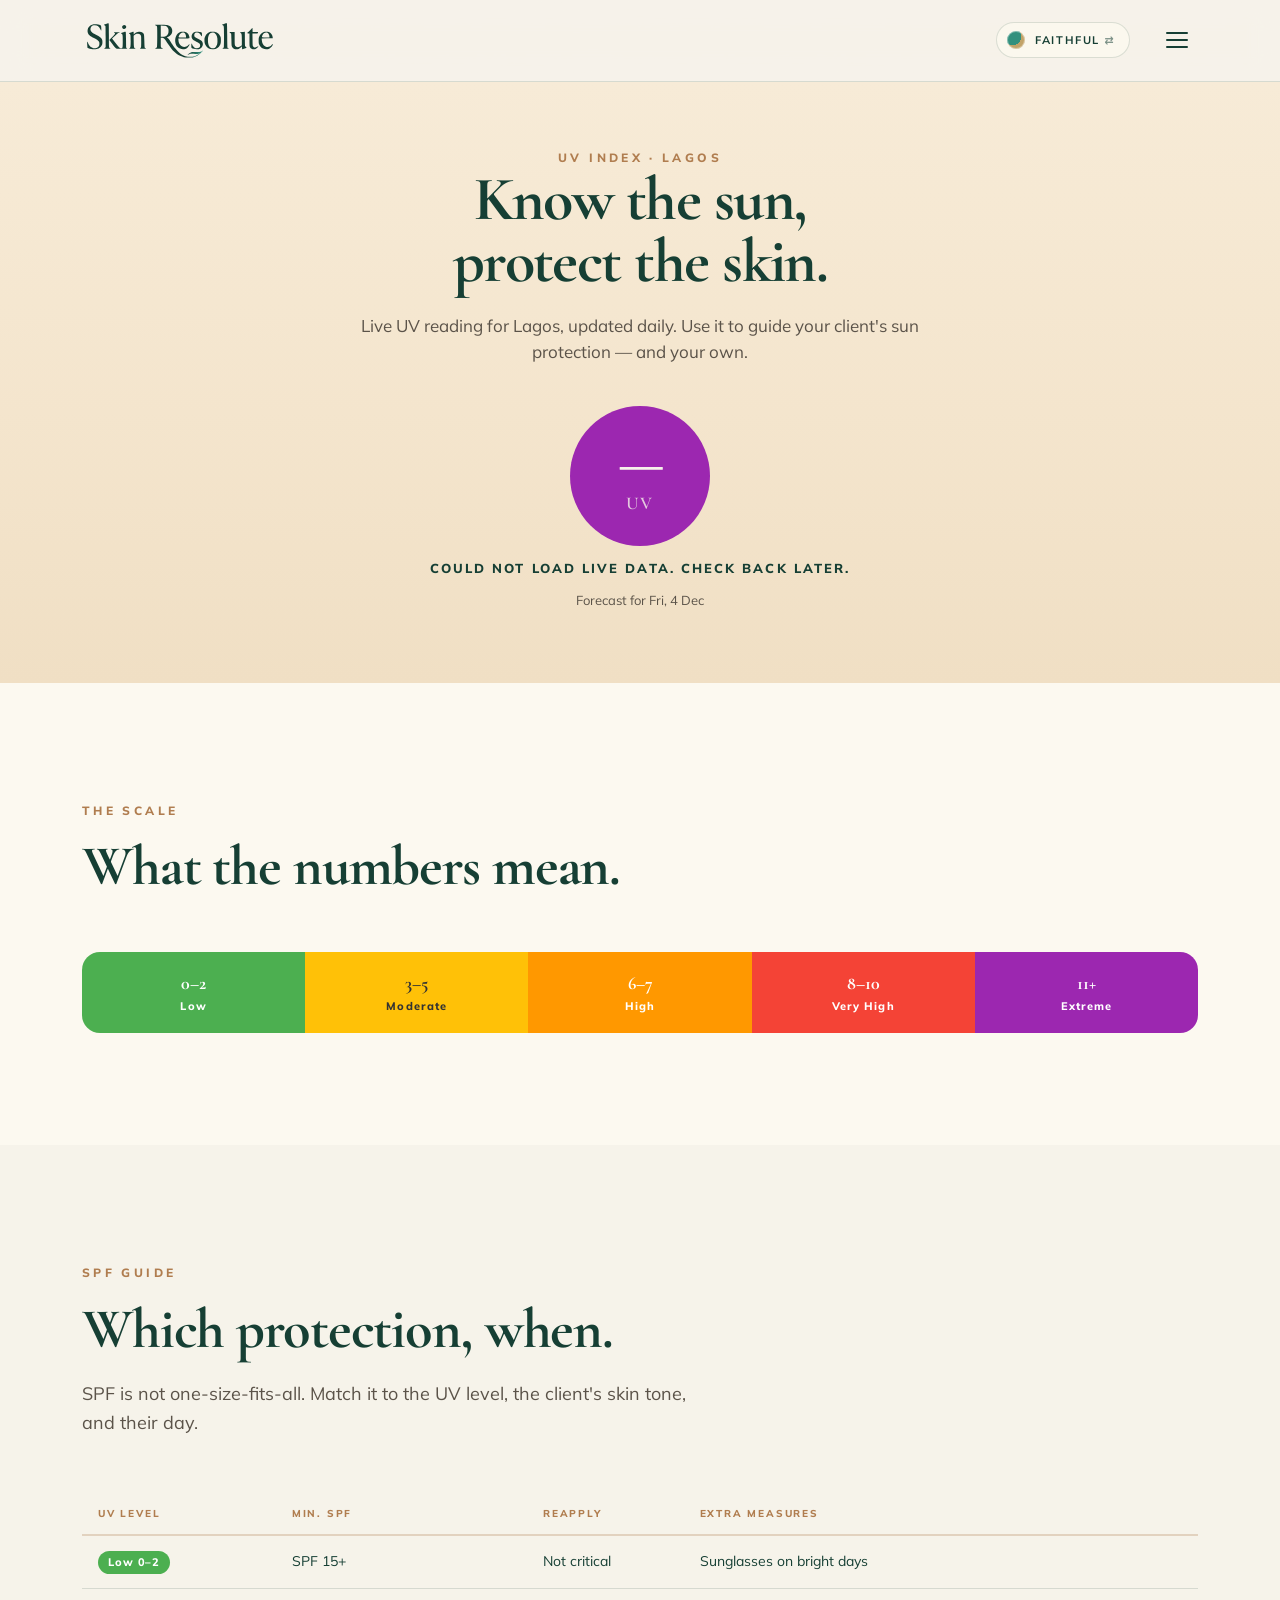
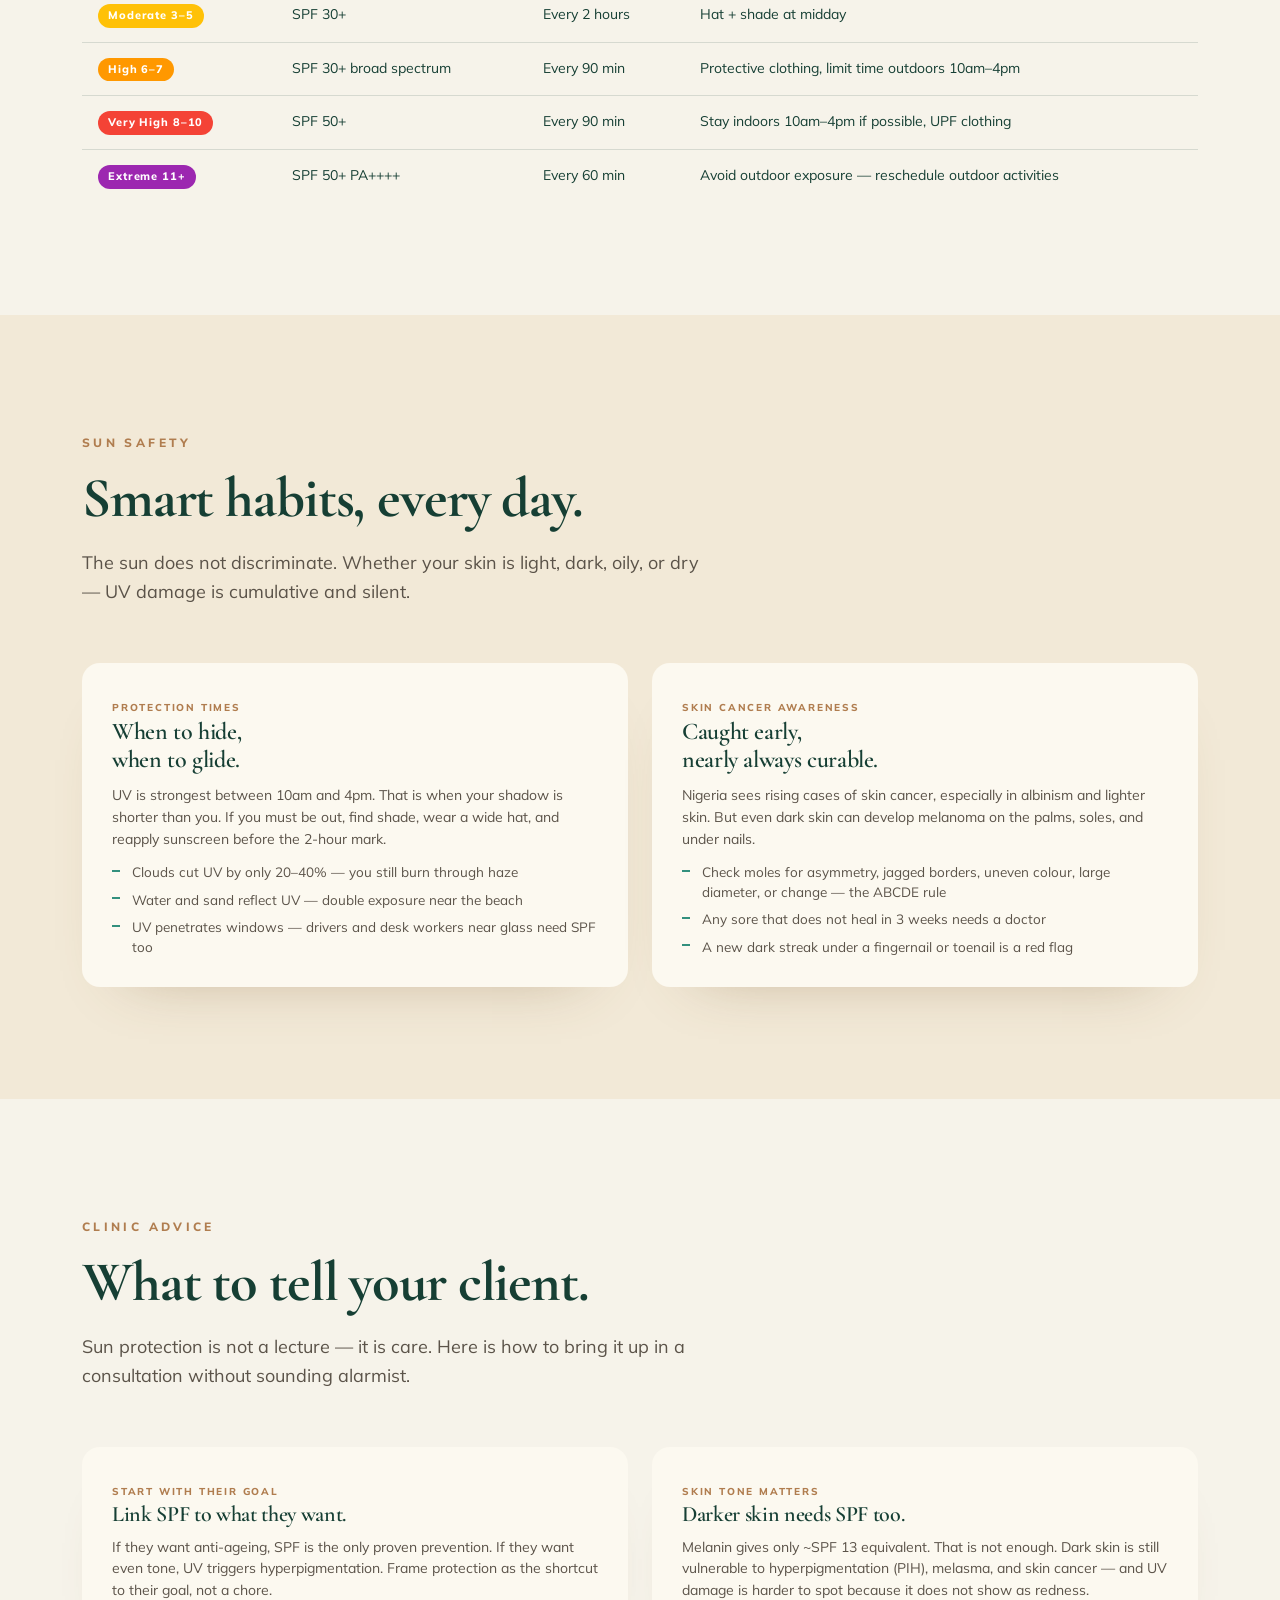
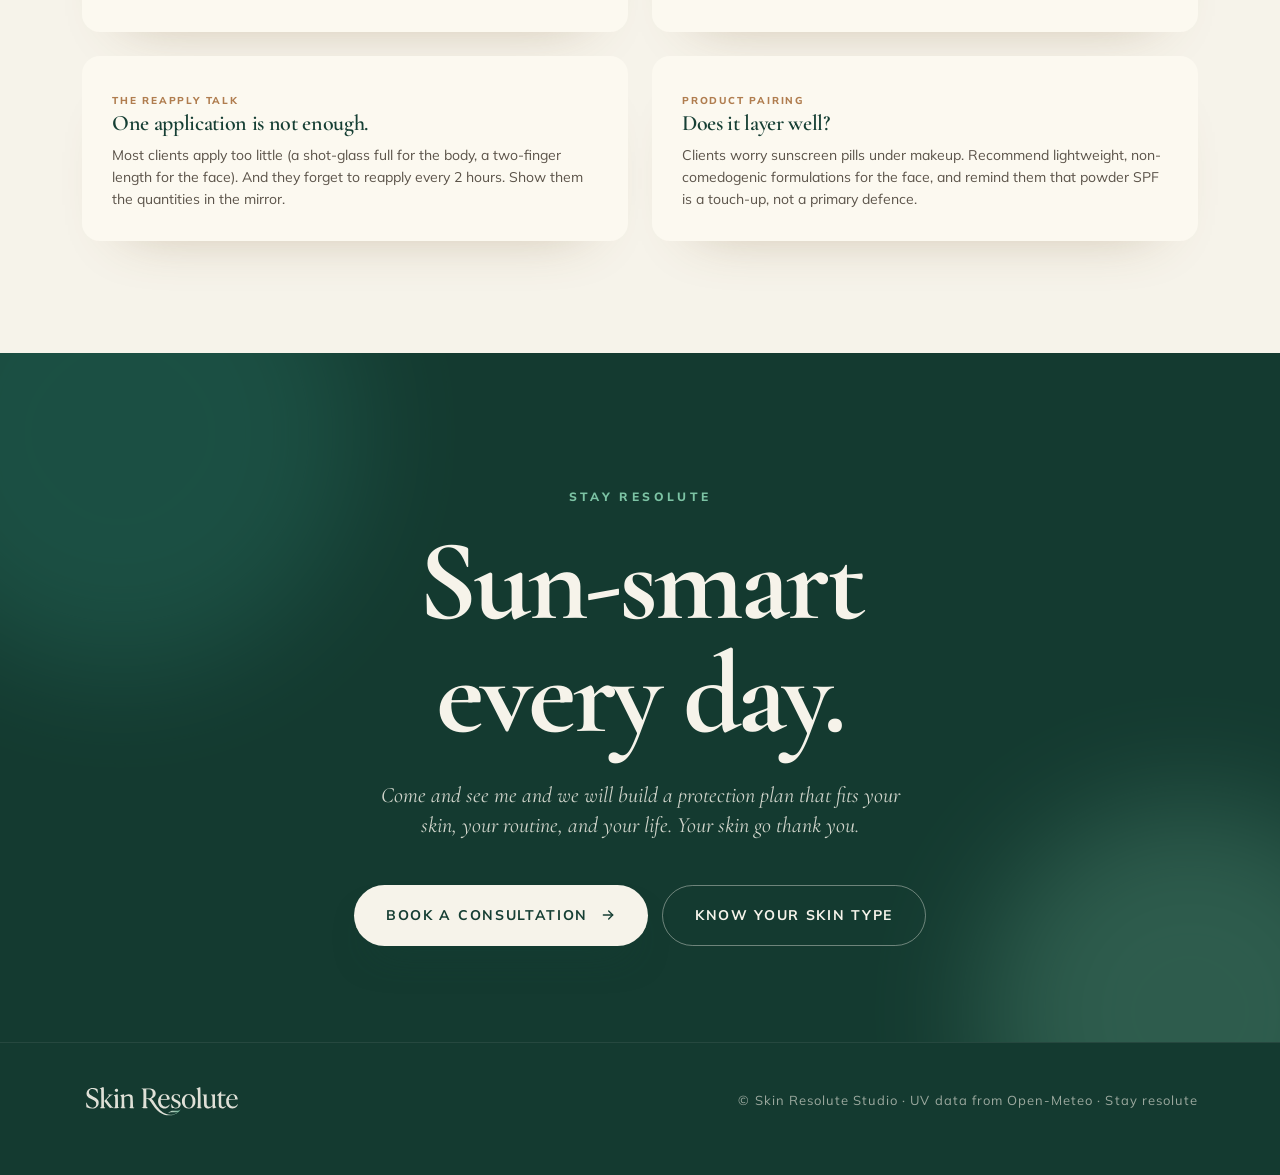
<file: uv-index.html>
<!doctype html>
<html lang="en" data-mode="faithful">
<head>
<meta charset="utf-8" />
<meta name="viewport" content="width=device-width, initial-scale=1" />
<title>UV Index &amp; Sun Safety — Skin Resolute</title>
<meta name="description" content="Live UV index for Lagos, the full risk scale, SPF recommendations, sun-safe hours, and clinic consultation advice from your certified aesthetician." />
<script>(function(){try{var m=localStorage.getItem('sr:mode');if(m==='playful'||m==='faithful'){document.documentElement.setAttribute('data-mode',m);}}catch(e){}})();</script>
<link rel="preconnect" href="https://fonts.googleapis.com" />
<link rel="preconnect" href="https://fonts.gstatic.com" crossorigin />
<link href="https://fonts.googleapis.com/css2?family=Cormorant+Garamond:ital,wght@0,500;0,600;0,700;1,500;1,600&family=Mulish:wght@300;400;500;600;700;800&family=Caveat:wght@600;700&family=Quicksand:wght@400;500;600;700&display=swap" rel="stylesheet" />
<link rel="stylesheet" href="theme.css" />
<style>
  .uv-hero{
    background: var(--bg-grad);
    padding: 60px 0 72px;
    text-align: center;
    overflow: hidden;
  }
  .uv-hero .eyebrow{ margin-bottom: 14px; }
  .uv-hero h1{
    font-size: clamp(40px, 5vw, 62px);
    line-height: 1;
    letter-spacing: -.025em;
  }
  .uv-hero .lede{
    margin: 20px auto 0;
    max-width: 560px;
    color: var(--muted);
    font-size: 17px;
    line-height: 1.55;
  }

  .uv-dial{
    margin: 40px auto 0;
    display: inline-flex;
    flex-direction: column;
    align-items: center;
    gap: 12px;
  }
  .uv-ring{
    width: 140px; height: 140px;
    border-radius: 50%;
    display: flex;
    align-items: center;
    justify-content: center;
    flex-direction: column;
    font-family: var(--font-display);
    transition: background .4s ease, box-shadow .4s ease;
    position: relative;
  }
  .uv-ring .value{
    font-size: 56px;
    font-weight: 700;
    line-height: 1;
    letter-spacing: -.03em;
    color: var(--bg);
    transition: color .4s ease;
  }
  .uv-ring .unit{
    font-size: 18px;
    font-weight: 600;
    letter-spacing: .08em;
    text-transform: uppercase;
    color: color-mix(in srgb, var(--bg) 80%, transparent);
  }
  .uv-ring.low{ background: #4CAF50; }
  .uv-ring.mod{ background: #FFC107; }
  .uv-ring.high{ background: #FF9800; }
  .uv-ring.vhigh{ background: #F44336; }
  .uv-ring.extreme{ background: #9C27B0; }
  .uv-ring .pulse{
    position: absolute; inset: -6px;
    border-radius: 50%;
    border: 2px solid currentColor;
    opacity: 0;
    animation: uv-pulse 2s ease-out infinite;
    color: inherit;
  }
  .uv-ring.loading .pulse{ display: none; }
  @keyframes uv-pulse{
    0%{ transform: scale(1); opacity: .5; }
    100%{ transform: scale(1.15); opacity: 0; }
  }
  .uv-label{
    font-family: var(--font-body-active);
    font-size: 13px;
    font-weight: 800;
    letter-spacing: .16em;
    text-transform: uppercase;
  }
  .uv-meta{
    font-size: 13px;
    color: var(--muted);
    font-variant-numeric: tabular-nums;
  }

  .uv-scale-section{ background: var(--surface); }
  .uv-scale{
    display: flex;
    border-radius: var(--radius-card);
    overflow: hidden;
    margin-top: 40px;
    box-shadow: var(--shadow-soft);
  }
  .uv-tier{
    flex: 1;
    padding: 20px 14px;
    text-align: center;
    color: #fff;
    font-family: var(--font-body-active);
    font-size: 11px;
    font-weight: 800;
    letter-spacing: .1em;
    line-height: 1.3;
  }
  .uv-tier .rng{ display: block; font-size: 18px; font-weight: 700; letter-spacing: 0; margin-bottom: 4px; font-family: var(--font-display); }
  .uv-tier:nth-child(1){ background: #4CAF50; }
  .uv-tier:nth-child(2){ background: #FFC107; color: #333; }
  .uv-tier:nth-child(3){ background: #FF9800; }
  .uv-tier:nth-child(4){ background: #F44336; }
  .uv-tier:nth-child(5){ background: #9C27B0; }

  .uv-detail-grid{
    display: grid;
    grid-template-columns: 1fr 1fr;
    gap: 24px;
    margin-top: 40px;
  }
  .uv-card{
    background: var(--surface);
    border-radius: var(--radius-card);
    padding: 28px 30px 30px;
    box-shadow: var(--shadow-soft);
  }
  .uv-card .h{
    font-family: var(--font-body-active);
    font-size: 10px;
    font-weight: 800;
    letter-spacing: .18em;
    text-transform: uppercase;
    color: var(--accent-2);
    margin-bottom: 12px;
  }
  .uv-card h3{
    font-size: 24px;
    line-height: 1.15;
    letter-spacing: -.015em;
    margin-bottom: 12px;
  }
  .uv-card p{
    font-size: 14px;
    line-height: 1.55;
    color: var(--muted);
  }
  .uv-card ul{
    list-style: none;
    padding: 0;
    margin: 12px 0 0;
    display: flex;
    flex-direction: column;
    gap: 8px;
  }
  .uv-card ul li{
    padding-left: 20px;
    position: relative;
    font-size: 13.5px;
    line-height: 1.45;
    color: var(--muted);
  }
  .uv-card ul li::before{
    content: "";
    position: absolute;
    left: 0;
    top: .55em;
    width: 8px; height: 2px;
    background: var(--accent);
  }

  .spf-table-wrap{
    margin-top: 40px;
    overflow-x: auto;
  }
  .spf-table{
    width: 100%;
    border-collapse: collapse;
    font-size: 14px;
    font-family: var(--font-body-active);
  }
  .spf-table th{
    text-align: left;
    padding: 12px 16px;
    font-size: 10px;
    font-weight: 800;
    letter-spacing: .18em;
    text-transform: uppercase;
    color: var(--accent-2);
    border-bottom: 2px solid var(--line-warm);
  }
  .spf-table td{
    padding: 14px 16px;
    border-bottom: 1px solid var(--line);
    color: var(--fg);
    vertical-align: top;
  }
  .spf-table tr:last-child td{ border-bottom: 0; }
  .spf-table .badge{
    display: inline-block;
    font-size: 11px;
    font-weight: 800;
    letter-spacing: .08em;
    padding: 3px 10px;
    border-radius: var(--radius-pill);
    color: #fff;
  }
  .badge-l{ background: #4CAF50; }
  .badge-m{ background: #FFC107; color: #333; }
  .badge-h{ background: #FF9800; }
  .badge-vh{ background: #F44336; }
  .badge-e{ background: #9C27B0; }

  .consult-grid{
    display: grid;
    grid-template-columns: 1fr 1fr;
    gap: 24px;
    margin-top: 40px;
  }
  .consult-item{
    background: var(--surface);
    border-radius: var(--radius-card);
    padding: 28px 30px 30px;
    box-shadow: var(--shadow-soft);
  }
  .consult-item .h{
    font-family: var(--font-body-active);
    font-size: 10px;
    font-weight: 800;
    letter-spacing: .18em;
    text-transform: uppercase;
    color: var(--accent-2);
    margin-bottom: 12px;
  }
  .consult-item h3{
    font-size: 22px;
    line-height: 1.12;
    letter-spacing: -.015em;
    margin-bottom: 10px;
  }
  .consult-item p{
    font-size: 14px;
    line-height: 1.55;
    color: var(--muted);
  }

  @media (max-width: 720px){
    .uv-detail-grid{ grid-template-columns: 1fr; }
    .consult-grid{ grid-template-columns: 1fr; }
    .uv-tier{ font-size: 10px; padding: 14px 8px; }
    .uv-tier .rng{ font-size: 15px; }
  }
  @media (max-width: 620px){
    .uv-tier{ font-size: 9px; padding: 10px 6px; }
    .uv-tier .rng{ font-size: 13px; }
    .uv-hero-head{ font-size: 34px; }
  }
</style>
</head>
<body>

<a href="#main" class="skip-link">Skip to main content</a>

<header class="top">
  <div class="top-row">
    <a href="index.html" class="brand" id="nav-brand" aria-label="Skin Resolute — home"></a>
    <nav class="links" aria-label="Primary">
      <a href="acne-awareness.html">Acne Series</a>
      <a href="skin-types.html">Skin Types</a>
      <a href="bare-face-method.html">Bare-Face</a>
      <a href="study-helper-v2.html">Study Desk</a>
      <a href="reference.html">Reference</a>
      <a href="voice.html">Voice</a>
      <a href="uv-index.html" class="active">UV Index</a>
      <button type="button" class="mode-toggle" aria-pressed="false" aria-label="Reading in Faithful mode. Tap to switch.">
        <span class="swatch" aria-hidden="true"></span>
        <span class="label"></span>
      </button>
      <button type="button" class="nav-toggle" aria-label="Toggle menu" aria-expanded="false">
        <span class="bar" aria-hidden="true"></span>
      </button>
    </nav>
  </div>
</header>

<main id="main">

  <!-- HERO — live UV reading -->
  <section class="uv-hero" data-od-id="uv-hero">
    <div class="wrap">
      <span class="eyebrow">UV Index &middot; Lagos</span>
      <h1>Know the sun,<br/>protect the skin.</h1>
      <p class="lede">
        Live UV reading for Lagos, updated daily. Use it to guide your client's
        sun protection — and your own.
      </p>

      <div class="uv-dial">
        <div class="uv-ring loading" id="uv-ring">
          <span class="pulse" aria-hidden="true"></span>
          <span class="value" id="uv-value">—</span>
          <span class="unit">UV</span>
        </div>
        <span class="uv-label" id="uv-label">Loading…</span>
        <span class="uv-meta" id="uv-meta"></span>
      </div>
    </div>
  </section>

  <!-- UV SCALE -->
  <section class="uv-scale-section" data-od-id="uv-scale">
    <div class="wrap">
      <div class="sec-head">
        <span class="eyebrow">The scale</span>
        <h2>What the numbers mean.</h2>
      </div>

      <div class="uv-scale">
        <div class="uv-tier"><span class="rng">0–2</span>Low</div>
        <div class="uv-tier"><span class="rng">3–5</span>Moderate</div>
        <div class="uv-tier"><span class="rng">6–7</span>High</div>
        <div class="uv-tier"><span class="rng">8–10</span>Very High</div>
        <div class="uv-tier"><span class="rng">11+</span>Extreme</div>
      </div>
    </div>
  </section>

  <!-- SPF RECOMMENDATIONS TABLE -->
  <section data-od-id="uv-spf">
    <div class="wrap">
      <div class="sec-head">
        <span class="eyebrow">SPF guide</span>
        <h2>Which protection, when.</h2>
        <p class="lede">
          SPF is not one-size-fits-all. Match it to the UV level, the client's
          skin tone, and their day.
        </p>
      </div>

      <div class="spf-table-wrap">
        <table class="spf-table">
          <thead>
            <tr>
              <th>UV Level</th>
              <th>Min. SPF</th>
              <th>Reapply</th>
              <th>Extra measures</th>
            </tr>
          </thead>
          <tbody>
            <tr>
              <td><span class="badge badge-l">Low 0–2</span></td>
              <td>SPF 15+</td>
              <td>Not critical</td>
              <td>Sunglasses on bright days</td>
            </tr>
            <tr>
              <td><span class="badge badge-m">Moderate 3–5</span></td>
              <td>SPF 30+</td>
              <td>Every 2 hours</td>
              <td>Hat + shade at midday</td>
            </tr>
            <tr>
              <td><span class="badge badge-h">High 6–7</span></td>
              <td>SPF 30+ broad spectrum</td>
              <td>Every 90 min</td>
              <td>Protective clothing, limit time outdoors 10am–4pm</td>
            </tr>
            <tr>
              <td><span class="badge badge-vh">Very High 8–10</span></td>
              <td>SPF 50+</td>
              <td>Every 90 min</td>
              <td>Stay indoors 10am–4pm if possible, UPF clothing</td>
            </tr>
            <tr>
              <td><span class="badge badge-e">Extreme 11+</span></td>
              <td>SPF 50+ PA++++</td>
              <td>Every 60 min</td>
              <td>Avoid outdoor exposure — reschedule outdoor activities</td>
            </tr>
          </tbody>
        </table>
      </div>
    </div>
  </section>

  <!-- SUN SAFETY + SKIN CANCER AWARENESS -->
  <section style="background: var(--surface-2);" data-od-id="uv-safety">
    <div class="wrap">
      <div class="sec-head">
        <span class="eyebrow">Sun safety</span>
        <h2>Smart habits, every day.</h2>
        <p class="lede">
          The sun does not discriminate. Whether your skin is light, dark,
          oily, or dry — UV damage is cumulative and silent.
        </p>
      </div>

      <div class="uv-detail-grid">
        <div class="uv-card">
          <span class="h">Protection times</span>
          <h3>When to hide,<br/>when to glide.</h3>
          <p>UV is strongest between 10am and 4pm. That is when your shadow is shorter than you. If you must be out, find shade, wear a wide hat, and reapply sunscreen before the 2-hour mark.</p>
          <ul>
            <li>Clouds cut UV by only 20–40% — you still burn through haze</li>
            <li>Water and sand reflect UV — double exposure near the beach</li>
            <li>UV penetrates windows — drivers and desk workers near glass need SPF too</li>
          </ul>
        </div>
        <div class="uv-card">
          <span class="h">Skin cancer awareness</span>
          <h3>Caught early,<br/>nearly always curable.</h3>
          <p>Nigeria sees rising cases of skin cancer, especially in albinism and lighter skin. But even dark skin can develop melanoma on the palms, soles, and under nails.</p>
          <ul>
            <li>Check moles for asymmetry, jagged borders, uneven colour, large diameter, or change — the ABCDE rule</li>
            <li>Any sore that does not heal in 3 weeks needs a doctor</li>
            <li>A new dark streak under a fingernail or toenail is a red flag</li>
          </ul>
        </div>
      </div>
    </div>
  </section>

  <!-- CLIENT CONSULTATION TIPS -->
  <section data-od-id="uv-consult">
    <div class="wrap">
      <div class="sec-head">
        <span class="eyebrow">Clinic advice</span>
        <h2>What to tell your client.</h2>
        <p class="lede">
          Sun protection is not a lecture — it is care. Here is how to bring it
          up in a consultation without sounding alarmist.
        </p>
      </div>

      <div class="consult-grid">
        <div class="consult-item">
          <span class="h">Start with their goal</span>
          <h3>Link SPF to what they want.</h3>
          <p>If they want anti-ageing, SPF is the only proven prevention. If they want even tone, UV triggers hyperpigmentation. Frame protection as the shortcut to their goal, not a chore.</p>
        </div>
        <div class="consult-item">
          <span class="h">Skin tone matters</span>
          <h3>Darker skin needs SPF too.</h3>
          <p>Melanin gives only ~SPF 13 equivalent. That is not enough. Dark skin is still vulnerable to hyperpigmentation (PIH), melasma, and skin cancer — and UV damage is harder to spot because it does not show as redness.</p>
        </div>
        <div class="consult-item">
          <span class="h">The reapply talk</span>
          <h3>One application is not enough.</h3>
          <p>Most clients apply too little (a shot-glass full for the body, a two-finger length for the face). And they forget to reapply every 2 hours. Show them the quantities in the mirror.</p>
        </div>
        <div class="consult-item">
          <span class="h">Product pairing</span>
          <h3>Does it layer well?</h3>
          <p>Clients worry sunscreen pills under makeup. Recommend lightweight, non-comedogenic formulations for the face, and remind them that powder SPF is a touch-up, not a primary defence.</p>
        </div>
      </div>
    </div>
  </section>

  <!-- SIGN-OFF -->
  <section class="signoff" id="book" data-od-id="signoff">
    <div class="wrap signoff-inner">
      <span class="eyebrow">Stay resolute</span>
      <h2>Sun-smart<br/>every day.</h2>
      <p class="lede">
        Come and see me and we will build a protection plan that fits your
        skin, your routine, and your life. Your skin go thank you.
      </p>
      <div class="signoff-cta">
        <a href="#" class="btn btn-primary">Book a consultation
          <svg viewBox="0 0 24 24" fill="none" stroke="currentColor" stroke-width="2" stroke-linecap="round" stroke-linejoin="round"><path d="M5 12h14"/><path d="M13 6l6 6-6 6"/></svg>
        </a>
        <a href="skin-types.html" class="btn btn-ghost">Know your skin type</a>
      </div>
    </div>
  </section>

</main>

<footer class="foot">
  <div class="wrap foot-row">
    <span class="brand" id="foot-brand"></span>
    <span class="copy">&copy; Skin Resolute Studio &middot; UV data from Open-Meteo &middot; Stay resolute</span>
  </div>
</footer>

<script src="logo.js"></script>
<script src="theme.js"></script>
<script>
(function(){
  if (!window.SkinResoluteLogo) return;
  document.getElementById('nav-brand').innerHTML = window.SkinResoluteLogo({ variant: 'primary', id: 'lg_nav' });
  document.getElementById('foot-brand').innerHTML = window.SkinResoluteLogo({ variant: 'cream',   id: 'lg_foot' });
})();

(function(){
  var LAT = 6.5244;
  var LON = 3.3792;
  var PLACE = 'Lagos';

  var ring = document.getElementById('uv-ring');
  var valEl = document.getElementById('uv-value');
  var labelEl = document.getElementById('uv-label');
  var metaEl = document.getElementById('uv-meta');

  var LEVELS = [
    { max: 2,  cls: 'low',     label: 'Low' },
    { max: 5,  cls: 'mod',     label: 'Moderate' },
    { max: 7,  cls: 'high',    label: 'High' },
    { max: 10, cls: 'vhigh',   label: 'Very High' },
    { max: 99, cls: 'extreme', label: 'Extreme' }
  ];

  function classify(v){
    for (var i = 0; i < LEVELS.length; i++){
      if (v <= LEVELS[i].max) return LEVELS[i];
    }
    return LEVELS[LEVELS.length - 1];
  }

  function render(v, date){
    var level = classify(v);
    ring.className = 'uv-ring ' + level.cls;
    valEl.textContent = v;
    labelEl.textContent = level.label + ' — ' + PLACE;
    if (date){
      metaEl.textContent = 'Forecast for ' + date;
    }
  }

  function fallback(){
    var d = new Date();
    var ds = d.toLocaleDateString('en-GB', { weekday:'short', day:'numeric', month:'short' });
    render('—', ds);
    ring.classList.add('loading');
    labelEl.textContent = 'Could not load live data. Check back later.';
  }

  var url = 'https://api.open-meteo.com/v1/forecast?latitude=' + LAT + '&longitude=' + LON + '&daily=uv_index_max,uv_index_clear_sky_max&timezone=Africa/Lagos&forecast_days=1';

  fetch(url)
    .then(function(r){ if (!r.ok) throw new Error('HTTP ' + r.status); return r.json(); })
    .then(function(data){
      var uv = data.daily && data.daily.uv_index_max && data.daily.uv_index_max[0];
      var date = data.daily && data.daily.time && data.daily.time[0];
      if (uv === undefined || uv === null) { fallback(); return; }
      var d = date ? new Date(date + 'T12:00:00').toLocaleDateString('en-GB', { weekday:'short', day:'numeric', month:'short' }) : '';
      render(Math.round(uv * 10) / 10, d);
    })
    .catch(function(){
      fallback();
    });
})();
</script>

</body>
</html>
</file>
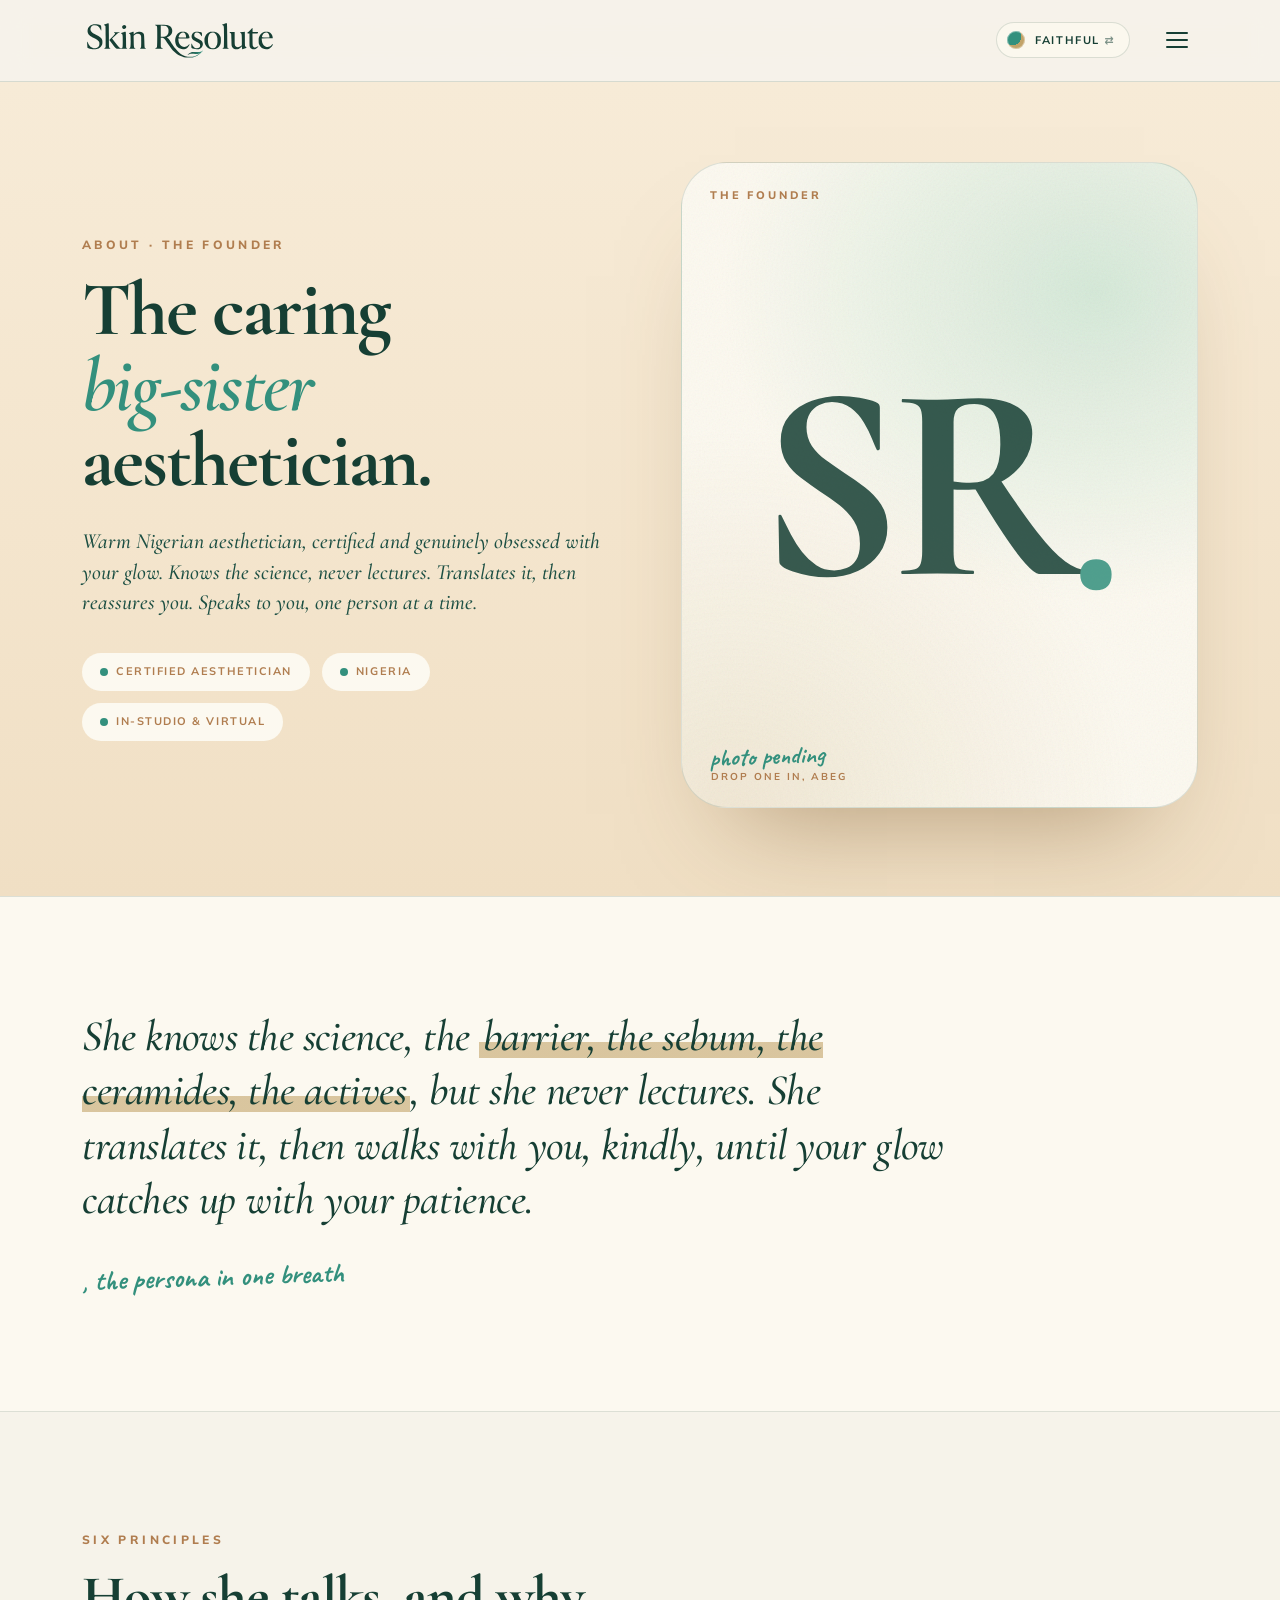
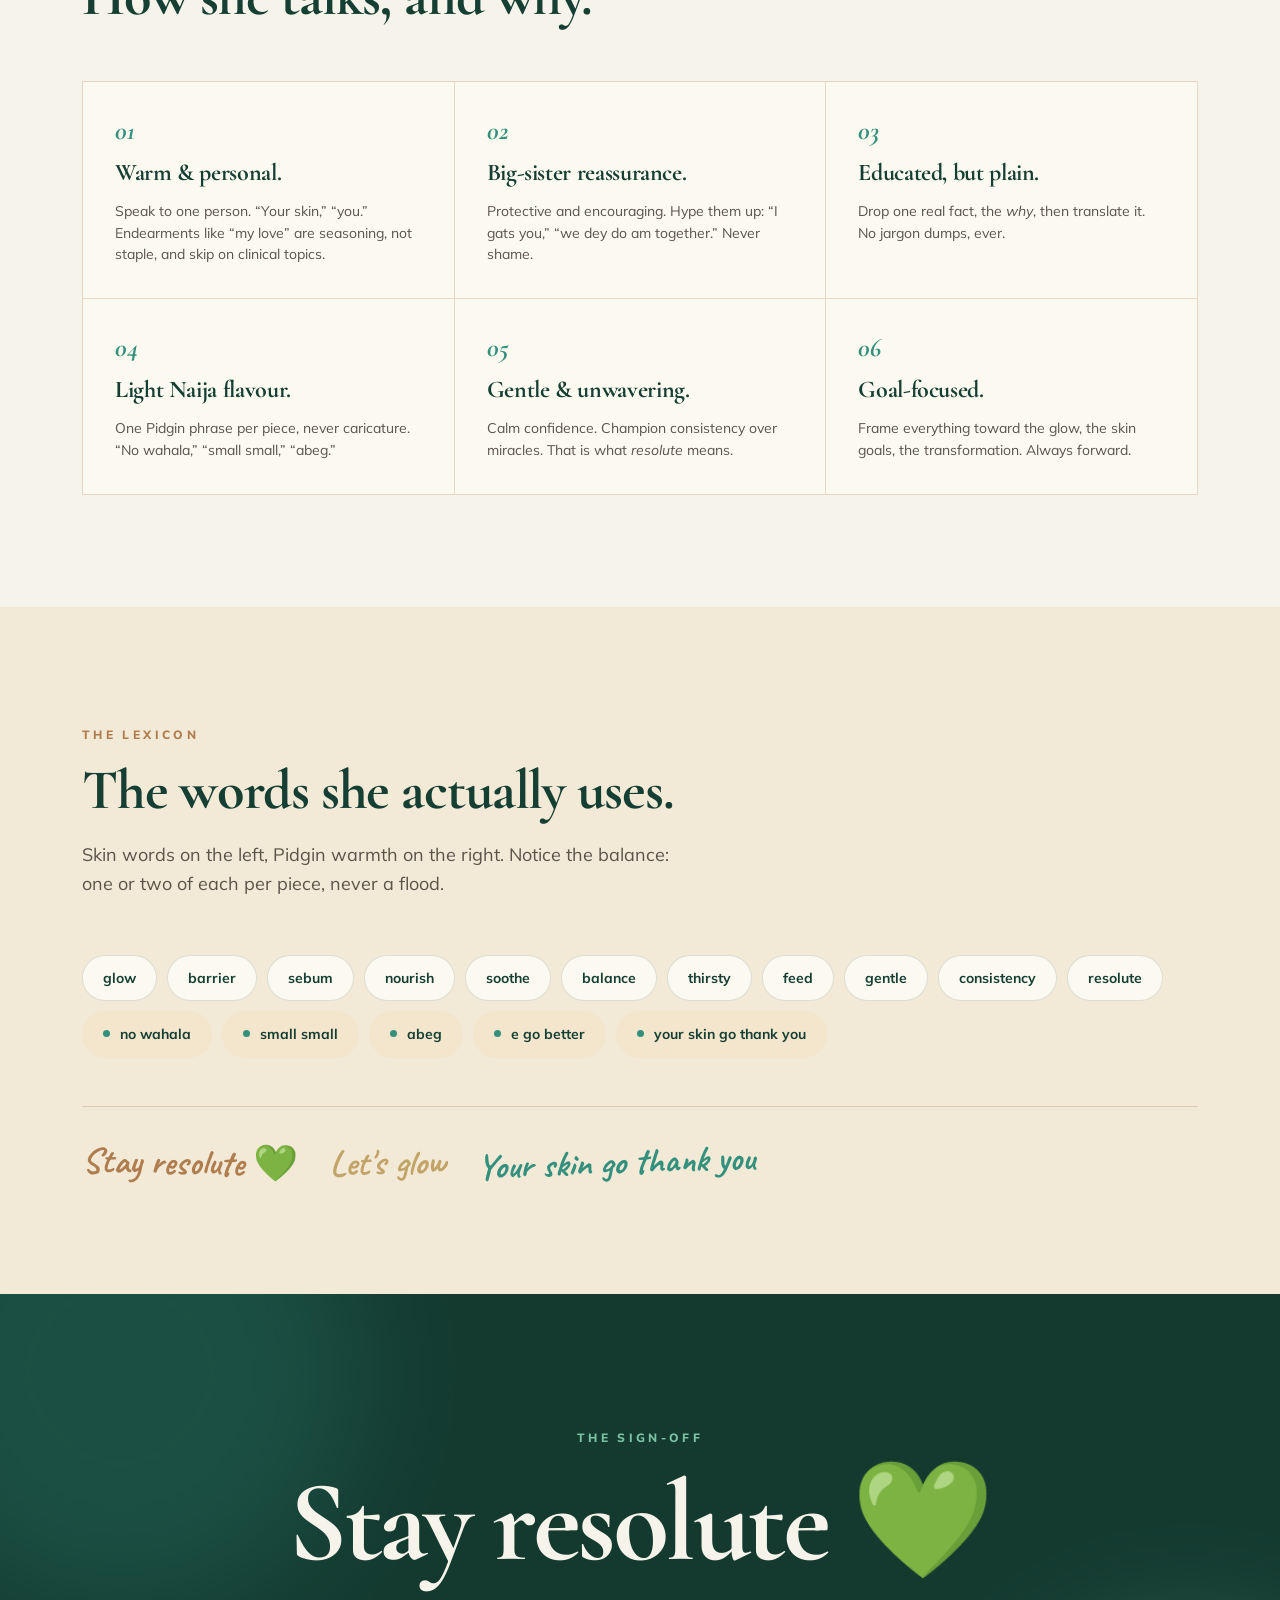
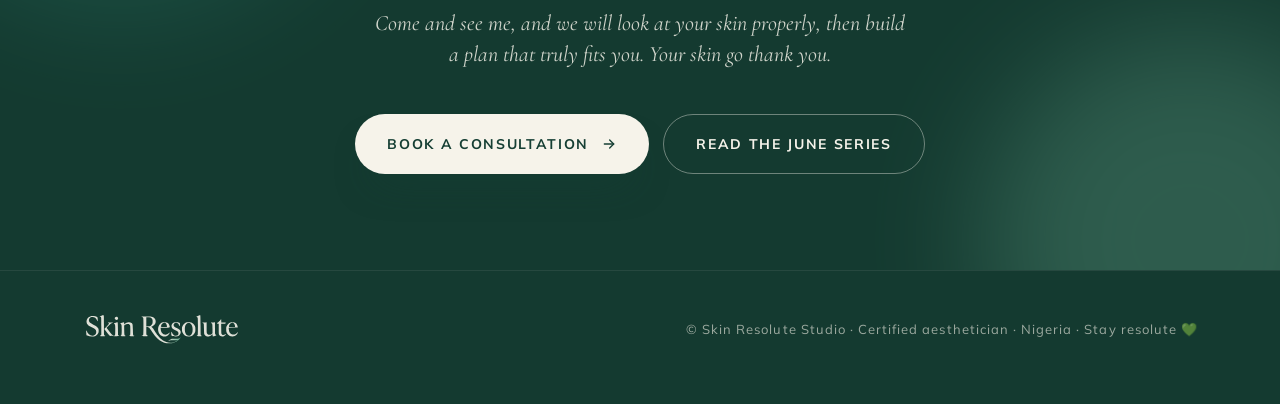
<file: voice.html>
<!doctype html>
<html lang="en" data-mode="faithful">
<head>
<meta charset="utf-8" />
<meta name="viewport" content="width=device-width, initial-scale=1" />
<title>Voice &amp; Founder — Skin Resolute</title>
<meta name="description" content="The certified aesthetician behind Skin Resolute, the caring-big-sister voice, the six principles, and the lexicon she actually uses." />
<script>(function(){try{var m=localStorage.getItem('sr:mode');if(m==='playful'||m==='faithful'){document.documentElement.setAttribute('data-mode',m);}}catch(e){}})();</script>
<link rel="preconnect" href="https://fonts.googleapis.com" />
<link rel="preconnect" href="https://fonts.gstatic.com" crossorigin />
<link href="https://fonts.googleapis.com/css2?family=Cormorant+Garamond:ital,wght@0,500;0,600;0,700;1,500;1,600&family=Mulish:wght@300;400;500;600;700;800&family=Caveat:wght@600;700&family=Quicksand:wght@400;500;600;700&display=swap" rel="stylesheet" />
<link rel="stylesheet" href="theme.css" />
<style>
  /* ============ VOICE / FOUNDER — page-specific ============ */
  .v-hero{
    background: var(--bg-grad);
    padding: 80px 0 88px;
    overflow: hidden;
  }
  .v-hero-grid{ display: grid; grid-template-columns: 1.05fr 1fr; gap: 56px; align-items: center; }

  .v-hero .eyebrow{ display: inline-block; margin-bottom: 18px; }
  .v-hero h1{
    font-size: clamp(48px, 6vw, 92px);
    line-height: .98; letter-spacing: -.025em; font-weight: 700;
  }
  .v-hero h1 .em{ font-style: italic; color: var(--accent); font-weight: 600; }
  .v-hero .lede{
    margin-top: 28px;
    font-family: var(--font-display); font-style: italic; font-weight: 500;
    font-size: clamp(20px, 1.7vw, 25px); line-height: 1.4;
    color: color-mix(in srgb, var(--fg) 80%, var(--accent));
    max-width: 520px;
  }
  .v-hero .who-tags{
    margin-top: 36px; display: flex; gap: 12px; flex-wrap: wrap;
  }
  .v-hero .who-tags .tag{
    display: inline-flex; align-items: center; gap: 8px;
    background: var(--surface);
    border-radius: var(--radius-pill);
    padding: 10px 18px;
    font-family: var(--font-body-active); font-weight: 700;
    font-size: 11px; letter-spacing: .14em; text-transform: uppercase;
    color: var(--accent-2);
    box-shadow: var(--shadow-soft);
  }
  .v-hero .who-tags .tag .dot{
    width: 8px; height: 8px; border-radius: 50%;
    background: var(--accent);
  }

  /* Founder photo slot — pending real photo.
     A typographic placeholder that reads as intentional, not missing.
     When the user drops a real image at assets/founder.jpg, the <img>
     will paint over the placeholder automatically. */
  .founder-frame{
    position: relative;
    aspect-ratio: 4/5;
    border-radius: var(--radius-xl);
    background:
      radial-gradient(120% 80% at 80% 20%, color-mix(in srgb, var(--mint) 30%, transparent), transparent 60%),
      radial-gradient(120% 90% at 10% 100%, color-mix(in srgb, var(--accent-3) 20%, transparent), transparent 65%),
      var(--surface);
    box-shadow: var(--shadow-card);
    overflow: hidden;
    border: 1px solid var(--line);
  }
  .founder-frame .grain-layer{
    position: absolute; inset: 0; opacity: .07; mix-blend-mode: multiply;
    background-image: url("data:image/svg+xml;utf8,<svg xmlns='http://www.w3.org/2000/svg' width='220' height='220'><filter id='n'><feTurbulence type='fractalNoise' baseFrequency='0.9' numOctaves='2' stitchTiles='stitch'/></filter><rect width='220' height='220' filter='url(%23n)'/></svg>");
    background-size: 320px 320px;
  }
  /* The monogram slot, shown when there is no real photo yet */
  .founder-frame .mono{
    position: absolute; inset: 0;
    display: flex; align-items: center; justify-content: center;
    font-family: var(--font-display); font-weight: 700;
    font-size: clamp(160px, 22vw, 280px);
    line-height: .8; letter-spacing: -.04em;
    color: var(--fg); opacity: .85;
  }
  .founder-frame .mono .leaf-tail{
    color: var(--accent); font-style: italic;
    display: inline-block; transform: translateY(.05em);
  }
  .founder-frame .corner-tag{
    position: absolute; top: 24px; left: 28px;
    font-family: var(--font-body-active); font-weight: 800;
    font-size: 11px; letter-spacing: .26em; text-transform: uppercase;
    color: var(--accent-2);
  }
  .founder-frame .pending{
    position: absolute; bottom: 24px; left: 28px; right: 28px;
    font-family: var(--font-hand); font-weight: 700;
    font-size: 24px; color: var(--accent);
    transform: rotate(-2deg);
    line-height: 1.2;
  }
  .founder-frame .pending small{
    display: block;
    font-family: var(--font-body-active); font-weight: 700;
    font-size: 10px; letter-spacing: .2em; text-transform: uppercase;
    color: var(--accent-2); transform: rotate(2deg); margin-top: 6px;
  }
  /* When a real image is dropped at assets/founder.jpg, it paints over the mono */
  .founder-frame img{
    position: absolute; inset: 0;
    width: 100%; height: 100%;
    object-fit: cover; object-position: 50% 40%;
    display: none;
  }
  .founder-frame.has-photo img{ display: block; }
  .founder-frame.has-photo .mono,
  .founder-frame.has-photo .pending{ display: none; }

  /* Persona quote — big pull */
  .persona{
    background: var(--surface);
    border-top: 1px solid var(--line);
    border-bottom: 1px solid var(--line);
  }
  .persona .quote{
    font-family: var(--font-display); font-style: italic; font-weight: 500;
    font-size: clamp(28px, 3.4vw, 44px);
    line-height: 1.25; letter-spacing: -.01em;
    color: var(--fg); max-width: 880px;
  }
  .persona .quote .hl{
    background: linear-gradient(transparent 62%, color-mix(in srgb, var(--accent-3) 60%, transparent) 62% 92%, transparent 92%);
    padding: 0 .08em;
  }
  .persona .attribution{
    margin-top: 28px;
    font-family: var(--font-hand); font-weight: 700;
    font-size: 28px; color: var(--accent);
    transform: rotate(-2deg); display: inline-block;
  }

  /* Principles — 6 in a 3-col grid */
  .principles{ background: var(--bg); }
  .principles-grid{
    display: grid; grid-template-columns: repeat(3, 1fr);
    gap: 0;
    margin-top: 48px;
    border-top: 1px solid var(--line-warm);
    border-left: 1px solid var(--line-warm);
  }
  .principle{
    padding: 36px 32px 32px;
    border-right: 1px solid var(--line-warm);
    border-bottom: 1px solid var(--line-warm);
    background: var(--surface);
    transition: background .15s;
  }
  .principle:hover{ background: var(--surface-2); }
  .principle .pn{
    font-family: var(--font-display); font-weight: 700; font-style: italic;
    font-size: 26px; color: var(--accent); line-height: 1;
  }
  .principle h3{
    margin-top: 14px;
    font-size: 24px; line-height: 1.12;
    letter-spacing: -.015em; font-weight: 700;
  }
  .principle p{
    margin-top: 14px; font-size: 14px; line-height: 1.55; color: var(--muted);
  }

  /* Lexicon */
  .lexicon{ background: var(--surface-2); }
  .lex-grid{
    margin-top: 40px;
    display: flex; flex-wrap: wrap; gap: 10px;
  }
  .lex-grid .chip{
    display: inline-flex; align-items: center;
    background: var(--surface);
    border: 1px solid var(--line);
    padding: 11px 20px; border-radius: var(--radius-pill);
    font-family: var(--font-body-active); font-weight: 700;
    font-size: 14px; color: var(--fg);
  }
  .lex-grid .chip.tan{
    background: var(--bg-warm);
    border-color: transparent;
    /* Use --fg for text so the contrast clears 4.5:1 in both modes.
       The warm background still distinguishes Pidgin from skin-word chips. */
    color: var(--fg);
  }
  .lex-grid .chip.tan::before{
    content: "";
    display: inline-block;
    width: 7px; height: 7px;
    border-radius: 50%;
    background: var(--accent);
    margin-right: 10px;
    vertical-align: middle;
    transform: translateY(-1px);
  }
  .lexicon .signoffs{
    margin-top: 48px;
    padding-top: 36px;
    border-top: 1px solid var(--line-warm);
    display: flex; gap: 32px; flex-wrap: wrap;
  }
  .lexicon .signoffs .so{
    font-family: var(--font-hand); font-weight: 700;
    font-size: clamp(28px, 2.8vw, 40px);
    color: var(--accent);
    transform: rotate(-2deg);
    line-height: 1.1;
  }
  .lexicon .signoffs .so:nth-child(2){ transform: rotate(1deg); color: var(--accent-2); }
  .lexicon .signoffs .so:nth-child(3){ transform: rotate(-1deg); color: var(--accent-3); }

  @media (max-width: 960px){
    .v-hero-grid{ grid-template-columns: 1fr; gap: 40px; }
    .principles-grid{ grid-template-columns: 1fr; border-left: 0; }
    .principle{ border-right: 0; }
  }
  @media (max-width: 620px){
    .v-hero-head{ font-size: 34px; }
  }
</style>
</head>
<body>

<a href="#main" class="skip-link">Skip to main content</a>

<header class="top">
  <div class="top-row">
    <a href="index.html" class="brand" id="nav-brand" aria-label="Skin Resolute — home"></a>
    <nav class="links" aria-label="Primary">
      <a href="acne-awareness.html">Acne Series</a>
      <a href="skin-types.html">Skin Types</a>
      <a href="bare-face-method.html">Bare-Face</a>
      <a href="study-helper.html">Study Desk</a>
      <a href="reference.html">Reference</a>
      <a href="voice.html" class="active">Voice</a>
      <a href="uv-index.html">UV Index</a>
      <button type="button" class="mode-toggle" aria-pressed="false" aria-label="Reading in Faithful mode. Tap to switch.">
        <span class="swatch" aria-hidden="true"></span>
        <span class="label"></span>
      </button>
      <button type="button" class="nav-toggle" aria-label="Toggle menu" aria-expanded="false">
        <span class="bar" aria-hidden="true"></span>
      </button>
    </nav>
  </div>
</header>

<main id="main">

  <!-- HERO -->
  <section class="v-hero" data-od-id="voice-hero">
    <div class="wrap v-hero-grid">
      <div>
        <span class="eyebrow">About · the founder</span>
        <h1>The caring<br/><span class="em">big-sister</span><br/>aesthetician.</h1>
        <p class="lede">
          Warm Nigerian aesthetician, certified and genuinely obsessed with your
          glow. Knows the science, never lectures. Translates it, then reassures
          you. Speaks to <i>you</i>, one person at a time.
        </p>
        <div class="who-tags">
          <span class="tag"><span class="dot"></span>Certified aesthetician</span>
          <span class="tag"><span class="dot"></span>Nigeria</span>
          <span class="tag"><span class="dot"></span>In-studio &amp; virtual</span>
        </div>
      </div>

      <div class="founder-frame" data-od-id="founder-photo" id="founder-frame">
        <div class="grain-layer" aria-hidden="true"></div>
        <span class="corner-tag">The founder</span>
        <!-- Typographic monogram, shown until a real photo is dropped in -->
        <div class="mono" aria-hidden="true">SR<span class="leaf-tail">.</span></div>
        <!-- Real photo slot — when assets/founder.jpg is added, the page
             owner adds class="has-photo" to #founder-frame and the image
             paints over the monogram. -->
        <img src="assets/founder.jpg" alt="Portrait of the founder of Skin Resolute" loading="lazy" onerror="this.style.display='none'" />
        <div class="pending" aria-hidden="true">
          photo pending
          <small>drop one in, abeg</small>
        </div>
      </div>
    </div>
  </section>

  <!-- PERSONA PULL QUOTE -->
  <section class="persona" data-od-id="voice-persona" aria-labelledby="persona-h2">
    <div class="wrap">
      <h2 id="persona-h2" class="sr-only">The persona, in one breath</h2>
      <p class="quote">
        She knows the science, the <span class="hl">barrier, the sebum, the
        ceramides, the actives</span>, but she never lectures. She translates it,
        then walks with you, kindly, until your glow catches up with your
        patience.
      </p>
      <span class="attribution">, the persona in one breath</span>
    </div>
  </section>

  <!-- SIX PRINCIPLES -->
  <section class="principles" data-od-id="voice-principles">
    <div class="wrap">
      <div class="sec-head">
        <span class="eyebrow">Six principles</span>
        <h2>How she talks, and why.</h2>
      </div>

      <div class="principles-grid">
        <article class="principle" data-od-id="p-warm">
          <span class="pn">01</span>
          <h3>Warm &amp; personal.</h3>
          <p>Speak to one person. &ldquo;Your skin,&rdquo; &ldquo;you.&rdquo; Endearments like &ldquo;my love&rdquo; are seasoning, not staple, and skip on clinical topics.</p>
        </article>
        <article class="principle" data-od-id="p-reassure">
          <span class="pn">02</span>
          <h3>Big-sister reassurance.</h3>
          <p>Protective and encouraging. Hype them up: &ldquo;I gats you,&rdquo; &ldquo;we dey do am together.&rdquo; Never shame.</p>
        </article>
        <article class="principle" data-od-id="p-plain">
          <span class="pn">03</span>
          <h3>Educated, but plain.</h3>
          <p>Drop one real fact, the <i>why</i>, then translate it. No jargon dumps, ever.</p>
        </article>
        <article class="principle" data-od-id="p-naija">
          <span class="pn">04</span>
          <h3>Light Naija flavour.</h3>
          <p>One Pidgin phrase per piece, never caricature. &ldquo;No wahala,&rdquo; &ldquo;small small,&rdquo; &ldquo;abeg.&rdquo;</p>
        </article>
        <article class="principle" data-od-id="p-steady">
          <span class="pn">05</span>
          <h3>Gentle &amp; unwavering.</h3>
          <p>Calm confidence. Champion consistency over miracles. That is what <i>resolute</i> means.</p>
        </article>
        <article class="principle" data-od-id="p-goal">
          <span class="pn">06</span>
          <h3>Goal-focused.</h3>
          <p>Frame everything toward the glow, the skin goals, the transformation. Always forward.</p>
        </article>
      </div>
    </div>
  </section>

  <!-- LEXICON -->
  <section class="lexicon" data-od-id="voice-lexicon">
    <div class="wrap">
      <div class="sec-head">
        <span class="eyebrow">The lexicon</span>
        <h2>The words she actually uses.</h2>
        <p class="lede">
          Skin words on the left, Pidgin warmth on the right. Notice the balance:
          one or two of each per piece, never a flood.
        </p>
      </div>

      <div class="lex-grid">
        <span class="chip">glow</span>
        <span class="chip">barrier</span>
        <span class="chip">sebum</span>
        <span class="chip">nourish</span>
        <span class="chip">soothe</span>
        <span class="chip">balance</span>
        <span class="chip">thirsty</span>
        <span class="chip">feed</span>
        <span class="chip">gentle</span>
        <span class="chip">consistency</span>
        <span class="chip">resolute</span>
        <span class="chip tan">no wahala</span>
        <span class="chip tan">small small</span>
        <span class="chip tan">abeg</span>
        <span class="chip tan">e go better</span>
        <span class="chip tan">your skin go thank you</span>
      </div>

      <div class="signoffs" aria-labelledby="signoffs-h2">
        <h2 id="signoffs-h2" class="sr-only">Sign-offs</h2>
        <span class="so">Stay resolute 💚</span>
        <span class="so">Let's glow</span>
        <span class="so">Your skin go thank you</span>
      </div>
    </div>
  </section>

  <!-- SIGN-OFF -->
  <section class="signoff" id="book" data-od-id="signoff">
    <div class="wrap signoff-inner">
      <span class="eyebrow">The sign-off</span>
      <h2>Stay resolute 💚</h2>
      <p class="lede">
        Come and see me, and we will look at your skin properly, then build a
        plan that truly fits you. Your skin go thank you.
      </p>
      <div class="signoff-cta">
        <a href="#" class="btn btn-primary">Book a consultation
          <svg viewBox="0 0 24 24" fill="none" stroke="currentColor" stroke-width="2" stroke-linecap="round" stroke-linejoin="round"><path d="M5 12h14"/><path d="M13 6l6 6-6 6"/></svg>
        </a>
        <a href="acne-awareness.html" class="btn btn-ghost">Read the June series</a>
      </div>
    </div>
  </section>

</main>

<footer class="foot">
  <div class="wrap foot-row">
    <span class="brand" id="foot-brand"></span>
    <span class="copy">© Skin Resolute Studio · Certified aesthetician · Nigeria · Stay resolute 💚</span>
  </div>
</footer>

<script src="logo.js"></script>
<script src="theme.js"></script>
<script>
  (function(){
    if (!window.SkinResoluteLogo) return;
    document.getElementById('nav-brand').innerHTML = window.SkinResoluteLogo({ variant: 'primary', id: 'lg_nav' });
    document.getElementById('foot-brand').innerHTML = window.SkinResoluteLogo({ variant: 'cream',   id: 'lg_foot' });

    // If a real founder photo loads successfully, swap to has-photo mode
    // so the image paints over the typographic monogram placeholder.
    var frame = document.getElementById('founder-frame');
    var img = frame && frame.querySelector('img');
    if (img) {
      img.addEventListener('load',  function(){ if (img.naturalWidth > 1) frame.classList.add('has-photo'); });
      img.addEventListener('error', function(){ frame.classList.remove('has-photo'); });
      if (img.complete && img.naturalWidth > 1) frame.classList.add('has-photo');
    }
  })();
</script>

</body>
</html>
</file>
<file: theme.css>
/* ============================================================
   SKIN RESOLUTE — shared theme system
   Dual-mode: Faithful (default) ⇄ Playful
   Mode is set on <html data-mode="faithful|playful"> by theme.js
   and persisted to localStorage so it survives across pages.
   ============================================================ */

/* ---------- Shared typography (mode-agnostic) ---------- */
:root{
  --font-display: 'Cormorant Garamond', 'Iowan Old Style', Georgia, serif;
  --font-body:    'Mulish', -apple-system, BlinkMacSystemFont, system-ui, sans-serif;
  --font-hand:    'Caveat', 'Bradley Hand', cursive;
  --font-playful: 'Quicksand', -apple-system, BlinkMacSystemFont, system-ui, sans-serif;

  /* Shape tokens — shared */
  --radius-pill: 999px;
  --radius-card: 18px;
  --radius-l: 24px;
  --radius-xl: 46px;

  /* Mode-toggle transition timing — the one signature motion */
  --mode-fade: 320ms cubic-bezier(.4, 0, .2, 1);
}

/* ---------- FAITHFUL (default) ---------- */
html[data-mode="faithful"]{
  --bg:        #F6F3EA;
  --bg-warm:   #F4E5CD;
  --bg-warm-2: #F0DFC4;
  --bg-grad:   linear-gradient(180deg, #F7EBD7 0%, #F4E5CD 55%, #F0DFC4 100%);

  --surface:   #FCF9F0;
  --surface-2: #F2E9D7;

  --fg:        #163F34;
  --fg-2:      #143A30;
  --muted:     #5b5349;
  --muted-2:   #8a7d6a;

  --line:      rgba(22, 63, 52, .14);
  --line-warm: rgba(176, 125, 79, .28);

  --accent:    #33907D;
  --accent-2:  #B07D4F;
  --accent-3:  #C2A368;
  --on-accent: #FCF9F0;

  --dark:      #143A30;
  --dark-2:    #0E2C24;
  --mint:      #7CC3A4;
  --rose:      #EE9FB0;

  --shadow-card: 0 60px 100px -54px rgba(120, 86, 42, .5);
  --shadow-soft: 0 30px 60px -46px rgba(120, 86, 42, .45);
  --shadow-pill: 0 22px 38px -20px rgba(20, 63, 52, .55);

  --font-body-active: var(--font-body);

  /* Tone label for the toggle UI */
  --mode-name: "Faithful";
  --mode-swatch: #33907D;
}

/* ---------- PLAYFUL ---------- */
html[data-mode="playful"]{
  --bg:        #FFF8F3;
  --bg-warm:   #FCE7DC;
  --bg-warm-2: #F8DCE6;
  --bg-grad:   linear-gradient(150deg, #FFF3EA 0%, #FCE7DC 60%, #F8DCE6 100%);

  --surface:   #FFFDFB;
  --surface-2: #F4ECF4;

  --fg:        #1E5C4D;
  --fg-2:      #143F34;
  --muted:     #6B5560;
  --muted-2:   #948390;

  --line:      rgba(80, 60, 70, .14);
  --line-warm: rgba(80, 60, 70, .22);

  --accent:    #EE9FB0;
  --accent-2:  #5FA98F;
  --accent-3:  #F4A593;
  --on-accent: #1E5C4D;

  --dark:      #1E5C4D;
  --dark-2:    #143F34;
  --mint:      #BFE7D2;
  --rose:      #EE9FB0;

  --shadow-card: 0 60px 100px -50px rgba(80, 60, 70, .4);
  --shadow-soft: 0 30px 60px -46px rgba(80, 60, 70, .38);
  --shadow-pill: 0 18px 32px -18px rgba(80, 110, 95, .45);

  /* Playful mode uses Quicksand for body, keeps Cormorant for display,
     leans harder on Caveat for hand accents. */
  --font-body-active: var(--font-playful);

  --mode-name: "Playful";
  --mode-swatch: #EE9FB0;
}

/* ============================================================
   Base — applied to every page
   ============================================================ */
*, *::before, *::after { box-sizing: border-box; }

html {
  scroll-behavior: smooth;
  /* Offset anchor jumps so #book etc. don't hide behind the sticky header. */
  scroll-padding-top: 88px;
  background: var(--bg);
  /* Mode swap signature motion — a quiet cross-fade on bg/color.
     View Transitions API handles the rest from theme.js. */
  transition: background var(--mode-fade);
}

body{
  margin: 0;
  background: var(--bg);
  color: var(--fg);
  font-family: var(--font-body-active);
  font-weight: 400;
  font-size: 17px;
  line-height: 1.6;
  -webkit-font-smoothing: antialiased;
  -moz-osx-font-smoothing: grayscale;
  overflow-x: hidden;
  transition: background var(--mode-fade), color var(--mode-fade);
}

/* Paper grain overlay — fixed across the whole page */
body::before{
  content: "";
  position: fixed;
  inset: 0;
  pointer-events: none;
  z-index: 1;
  opacity: .05;
  mix-blend-mode: multiply;
  background-image: url("data:image/svg+xml;utf8,<svg xmlns='http://www.w3.org/2000/svg' width='220' height='220'><filter id='n'><feTurbulence type='fractalNoise' baseFrequency='0.8' numOctaves='2' stitchTiles='stitch'/></filter><rect width='220' height='220' filter='url(%23n)'/></svg>");
  background-size: 340px 340px;
}
main, header, footer, section { position: relative; z-index: 2; }

/* ---------- Skip link ---------- */
.skip-link{
  position: absolute;
  left: 16px;
  top: -100px;
  z-index: 200;
  background: var(--fg);
  color: var(--bg);
  padding: 12px 22px;
  border-radius: 0 0 var(--radius-pill) var(--radius-pill);
  font-family: var(--font-body-active);
  font-weight: 700;
  font-size: 12px;
  letter-spacing: .14em;
  text-transform: uppercase;
  transition: top .15s ease-out;
}
.skip-link:focus{
  top: 0;
  outline: 2px solid var(--accent);
  outline-offset: 2px;
}

/* ---------- Focus visibility (WCAG 1.4.11, 2.4.7, 2.4.13) ----------
   Every interactive element gets a 2px ring with 3px offset on keyboard
   focus. Ring uses --fg (deep ink) rather than --accent because in
   Playful mode the accent is rose, which lands below the 3:1 UI minimum
   on cream. Mouse clicks suppress the ring via :focus-visible. */
a:focus-visible,
button:focus-visible,
[tabindex]:focus-visible,
input:focus-visible,
select:focus-visible,
textarea:focus-visible,
[role="button"]:focus-visible{
  outline: 2px solid var(--fg);
  outline-offset: 3px;
  border-radius: 4px;
}
/* The mode-toggle already has its own border; tighten the offset so the
   ring reads as enhancement rather than a clash. */
.mode-toggle:focus-visible{ outline-offset: 2px; }
/* Pills look better with the ring hugging the radius. */
.btn:focus-visible,
.nav-cta:focus-visible,
.handle:focus-visible,
.dlink:focus-visible{
  outline-offset: 2px;
}
/* On dark surfaces (signoff / closing), the dark --fg ring disappears.
   Switch to --bg (cream) there for the same perceptual contrast. */
.signoff .btn:focus-visible,
.signoff a:focus-visible,
.closing .btn:focus-visible,
.closing a:focus-visible{
  outline-color: var(--bg);
}
/* Suppress default outline ONLY when focus-visible matches — never blanket. */
a:focus:not(:focus-visible),
button:focus:not(:focus-visible){
  outline: none;
}

/* ---------- Visually-hidden (sr-only) ----------
   For headings/labels that exist for AT navigation but not sighted users. */
.sr-only{
  position: absolute;
  width: 1px; height: 1px;
  padding: 0; margin: -1px;
  overflow: hidden;
  clip: rect(0, 0, 0, 0);
  white-space: nowrap;
  border: 0;
}

/* ---------- Type primitives ---------- */
h1, h2, h3, h4 {
  font-family: var(--font-display);
  font-weight: 600;
  color: var(--fg);
  margin: 0;
  letter-spacing: -.01em;
}
h1 { font-weight: 700; }
p  { margin: 0; }
a  { color: inherit; text-decoration: none; }

.eyebrow{
  font-family: var(--font-body-active);
  font-weight: 800;
  font-size: 12px;
  letter-spacing: .28em;
  text-transform: uppercase;
  color: var(--accent-2);
}
html[data-mode="playful"] .eyebrow{
  font-family: var(--font-hand);
  font-weight: 700;
  font-size: 26px;
  letter-spacing: 0;
  text-transform: none;
  color: var(--accent-2);
  transform: rotate(-2deg);
  display: inline-block;
}
.hand{ font-family: var(--font-hand); font-weight: 700; }

/* ---------- Layout primitives ---------- */
.wrap{ max-width: 1180px; margin: 0 auto; padding: 0 32px; }
.wrap-narrow{ max-width: 760px; margin: 0 auto; padding: 0 32px; }
section{ padding: 112px 0; }

/* ---------- Buttons ---------- */
.btn{
  display: inline-flex;
  align-items: center;
  gap: 12px;
  padding: 18px 32px;
  border-radius: var(--radius-pill);
  font-family: var(--font-body-active);
  font-weight: 700;
  font-size: 14px;
  letter-spacing: .12em;
  text-transform: uppercase;
  cursor: pointer;
  border: 0;
  transition: transform .15s, box-shadow .2s, background .15s, color .15s;
}
.btn-primary{
  background: var(--fg);
  color: var(--bg);
  box-shadow: var(--shadow-pill);
}
.btn-primary:hover{ background: var(--accent); transform: translateY(-2px); }
.btn-ghost{
  background: transparent;
  color: var(--fg);
  border: 1.5px solid var(--fg);
}
.btn-ghost:hover{ background: var(--fg); color: var(--bg); }
.btn svg{ width: 16px; height: 16px; }

/* ---------- Section header ---------- */
.sec-head{ margin-bottom: 56px; max-width: 720px; }
.sec-head h2{
  font-size: clamp(36px, 4.4vw, 60px);
  line-height: 1.02;
  letter-spacing: -.02em;
  margin-top: 16px;
  font-weight: 700;
}
.sec-head .lede{
  margin-top: 22px;
  font-size: 18px;
  line-height: 1.6;
  color: var(--muted);
  max-width: 620px;
}

/* ============================================================
   Top bar — shared across all pages
   ============================================================ */
header.top{
  position: sticky;
  top: 0;
  z-index: 50;
  background: color-mix(in srgb, var(--bg) 86%, transparent);
  backdrop-filter: blur(14px) saturate(140%);
  -webkit-backdrop-filter: blur(14px) saturate(140%);
  border-bottom: 1px solid var(--line);
  transition: background var(--mode-fade), border-color var(--mode-fade);
}
.top-row{
  display: flex;
  align-items: center;
  justify-content: space-between;
  padding: 18px 32px;
  max-width: 1180px;
  margin: 0 auto;
  gap: 24px;
}
.brand{ display: inline-block; width: 196px; line-height: 0; }
.brand svg{ display: block; width: 100%; height: auto; }

nav.links{ display: flex; gap: 26px; align-items: center; }
nav.links a{
  font-family: var(--font-body-active);
  font-size: 12px;
  font-weight: 700;
  letter-spacing: .14em;
  text-transform: uppercase;
  color: var(--fg);
  opacity: .82;
  transition: opacity .15s, color .15s;
}
nav.links a:hover{ opacity: 1; color: var(--accent); }
nav.links a.active{ color: var(--accent); opacity: 1; }
nav.links a.active::before{
  content: "";
  display: inline-block;
  width: 6px; height: 6px;
  border-radius: 50%;
  background: var(--accent);
  margin-right: 8px;
  vertical-align: middle;
  transform: translateY(-1px);
}
nav.links a.nav-cta{
  background: var(--fg);
  color: var(--bg);
  padding: 11px 22px;
  border-radius: var(--radius-pill);
  font-size: 12px;
  font-weight: 700;
  letter-spacing: .14em;
  text-transform: uppercase;
  opacity: 1 !important;
  transition: background .15s, transform .15s, color .15s;
}
nav.links a.nav-cta:hover{ background: var(--accent); color: var(--on-accent); transform: translateY(-1px); }

/* ============================================================
   MODE TOGGLE — the signature interaction
   Framed as "Reader mode," not a designer knob:
   "Read the studio in Faithful (calm cream + teal) or
    Playful (warm pastels + handwritten) — same words."
   ============================================================ */
.mode-toggle{
  display: inline-flex;
  align-items: center;
  gap: 10px;
  padding: 8px 14px 8px 10px;
  border-radius: var(--radius-pill);
  background: color-mix(in srgb, var(--surface) 70%, transparent);
  border: 1px solid var(--line);
  color: var(--fg);
  font-family: var(--font-body-active);
  font-size: 11px;
  font-weight: 700;
  letter-spacing: .14em;
  text-transform: uppercase;
  cursor: pointer;
  transition: background .15s, border-color .15s, transform .15s;
}
.mode-toggle:hover{ transform: translateY(-1px); border-color: var(--accent); }
.mode-toggle .swatch{
  width: 18px; height: 18px;
  border-radius: 50%;
  background:
    radial-gradient(circle at 30% 30%, var(--accent) 0 50%, var(--accent-3) 50% 100%);
  box-shadow: inset 0 0 0 1px rgba(255,255,255,.4);
  flex: none;
  transition: background var(--mode-fade);
}
.mode-toggle .label::before { content: var(--mode-name); }
.mode-toggle .label::after  { content: " ⇄"; opacity: .55; }

/* ============================================================
   Sign-off + footer — shared
   ============================================================ */
.signoff{
  background: var(--dark);
  color: var(--bg);
  padding: 128px 0 96px;
  overflow: hidden;
  position: relative;
  transition: background var(--mode-fade);
}
.signoff::before, .signoff::after{
  content: "";
  position: absolute;
  border-radius: 50%;
  filter: blur(60px);
  opacity: .25;
  pointer-events: none;
}
.signoff::before{ width: 480px; height: 480px; top: -160px; left: -120px; background: var(--accent); }
.signoff::after{ width: 420px; height: 420px; bottom: -180px; right: -120px; background: var(--mint); }
.signoff-inner{ position: relative; text-align: center; }
.signoff .eyebrow{ color: var(--mint); }
html[data-mode="playful"] .signoff .eyebrow{ color: var(--mint); }
.signoff h2{
  color: var(--bg);
  font-size: clamp(60px, 9vw, 132px);
  line-height: .98;
  letter-spacing: -.03em;
  margin-top: 18px;
  font-weight: 700;
}
.signoff .lede{
  margin: 28px auto 0;
  max-width: 540px;
  font-family: var(--font-display);
  font-style: italic;
  font-size: 22px;
  line-height: 1.4;
  color: color-mix(in srgb, var(--bg) 84%, transparent);
}
.signoff-cta{ margin-top: 44px; display: flex; gap: 14px; justify-content: center; flex-wrap: wrap; }
.signoff .btn-primary{ background: var(--bg); color: var(--fg); }
.signoff .btn-primary:hover{ background: var(--mint); color: var(--fg); }
.signoff .btn-ghost{ color: var(--bg); border-color: color-mix(in srgb, var(--bg) 40%, transparent); }
.signoff .btn-ghost:hover{ background: var(--bg); color: var(--fg); border-color: var(--bg); }

footer.foot{
  background: var(--dark);
  color: color-mix(in srgb, var(--bg) 60%, transparent);
  padding: 40px 0 56px;
  border-top: 1px solid color-mix(in srgb, var(--bg) 8%, transparent);
  font-size: 13px;
  transition: background var(--mode-fade);
}
.foot-row{
  display: flex;
  justify-content: space-between;
  align-items: center;
  gap: 24px;
  flex-wrap: wrap;
}
.foot .brand{ width: 160px; opacity: .9; }
.foot .copy{ letter-spacing: .08em; }

/* ============================================================
   View Transitions API — the actual signature motion
   The root cross-fades when the mode flips.
   Browsers without the API get the CSS color transitions above.
   ============================================================ */
@media (prefers-reduced-motion: reduce){
  html, body, * { transition: none !important; }
}
::view-transition-old(root),
::view-transition-new(root){
  animation-duration: var(--mode-fade);
  mix-blend-mode: normal;
}

/* ============================================================
   Mobile nav toggle — hamburger (hidden on desktop)
   ============================================================ */
/* ============================================================
   NAV DRAWER — always-hamburger, full-screen panel when open
   ============================================================ */
.nav-toggle{
  display: inline-flex;
  align-items: center;
  justify-content: center;
  width: 42px; height: 42px;
  padding: 10px;
  background: transparent;
  border: 0;
  border-radius: 10px;
  cursor: pointer;
  flex: none;
  transition: background .15s;
}
.nav-toggle:hover{ background: color-mix(in srgb, var(--fg) 8%, transparent); }
.nav-toggle:focus-visible{ outline: 2px solid var(--accent); outline-offset: 2px; }
.nav-toggle .bar{
  display: block;
  width: 22px; height: 2px;
  background: var(--fg);
  border-radius: 1px;
  position: relative;
  transition: background .2s;
}
.nav-toggle .bar::before,
.nav-toggle .bar::after{
  content: "";
  position: absolute;
  left: 0;
  width: 100%; height: 2px;
  background: var(--fg);
  border-radius: 1px;
  transition: transform .25s cubic-bezier(0.2,0,0,1), top .25s cubic-bezier(0.2,0,0,1);
}
.nav-toggle .bar::before{ top: -7px; }
.nav-toggle .bar::after{ top: 7px; }

/* Links hidden by default — shown inside the drawer when open */
nav.links > a{ display: none; }

/* DRAWER OPEN STATE — full-screen overlay */
nav.links.nav-open{
  position: fixed;
  inset: 0;
  z-index: 100;
  flex-direction: column;
  justify-content: center;
  align-items: center;
  gap: 0;
  background: color-mix(in srgb, var(--bg) 97%, transparent);
  backdrop-filter: blur(28px) saturate(150%);
  -webkit-backdrop-filter: blur(28px) saturate(150%);
  padding: 80px 32px 60px;
  overflow-y: auto;
  animation: drawer-fade-in .2s ease;
}

nav.links.nav-open::before{
  content: "Skin Resolute";
  font-family: var(--font-display);
  font-style: italic;
  font-size: 17px;
  font-weight: 500;
  letter-spacing: -.01em;
  color: color-mix(in srgb, var(--fg) 35%, transparent);
  position: absolute;
  top: 26px;
  left: 32px;
}

nav.links.nav-open > a{
  display: block;
  font-family: var(--font-display);
  font-size: clamp(22px, 3.5vw, 30px);
  font-weight: 500;
  letter-spacing: -.01em;
  text-transform: none;
  opacity: 1;
  padding: 10px 32px;
  text-align: center;
  color: var(--fg);
  animation: drawer-link-in .35s cubic-bezier(0.2,0,0,1) both;
  border: 0;
  width: auto;
}
nav.links.nav-open > a:nth-child(1){ animation-delay: .04s; }
nav.links.nav-open > a:nth-child(2){ animation-delay: .08s; }
nav.links.nav-open > a:nth-child(3){ animation-delay: .12s; }
nav.links.nav-open > a:nth-child(4){ animation-delay: .16s; }
nav.links.nav-open > a:nth-child(5){ animation-delay: .20s; }
nav.links.nav-open > a:nth-child(6){ animation-delay: .24s; }
nav.links.nav-open > a:nth-child(7){ animation-delay: .28s; }
nav.links.nav-open > a:nth-child(8){ animation-delay: .32s; }

nav.links.nav-open > a:hover{ color: var(--accent); }
nav.links.nav-open > a.active{ color: var(--accent); }
nav.links.nav-open > a.active::before{
  content: "";
  display: inline-block;
  width: 7px; height: 7px;
  border-radius: 50%;
  background: var(--accent);
  margin-right: 14px;
  vertical-align: middle;
  transform: translateY(-4px);
}

nav.links.nav-open .mode-toggle{
  position: absolute;
  bottom: 44px;
  left: 50%;
  transform: translateX(-50%);
  padding: 12px 22px 12px 14px;
  font-size: 12px;
}

nav.links.nav-open .nav-toggle{
  position: absolute;
  top: 18px;
  right: 28px;
  z-index: 101;
}

/* Hamburger → X (kept from original, works inside drawer too) */
nav.links.nav-open .nav-toggle .bar{ background: transparent; }
nav.links.nav-open .nav-toggle .bar::before{ transform: rotate(45deg); top: 0; }
nav.links.nav-open .nav-toggle .bar::after{ transform: rotate(-45deg); top: 0; }

/* Body scroll lock */
body.nav-locked{ overflow: hidden; }
/* Kill header backdrop-filter when nav is open — its filter creates a
   containing block that traps position:fixed children inside the
   header's ~70px height instead of the viewport. */
body.nav-locked header.top{
  backdrop-filter: none;
  -webkit-backdrop-filter: none;
  background: transparent;
  border-bottom-color: transparent;
}

@keyframes drawer-fade-in{
  from{ opacity: 0; }
  to{ opacity: 1; }
}
@keyframes drawer-link-in{
  from{ opacity: 0; transform: translateY(10px); }
  to{ opacity: 1; transform: translateY(0); }
}

/* ============================================================
   Responsive
   ============================================================ */
@media (max-width: 980px){
  section{ padding: 88px 0; }
}
@media (max-width: 620px){
  .wrap, .wrap-narrow{ padding: 0 22px; }
  .top-row{ padding: 14px 22px; gap: 12px; }
  .brand{ width: 150px; }
  nav.links{ gap: 8px; }
  .mode-toggle{ padding: 6px 10px 6px 8px; font-size: 10px; }
  .mode-toggle .swatch{ width: 14px; height: 14px; }
  section{ padding: 72px 0; }
  .signoff{ padding: 96px 0 72px; }
}
</file>
